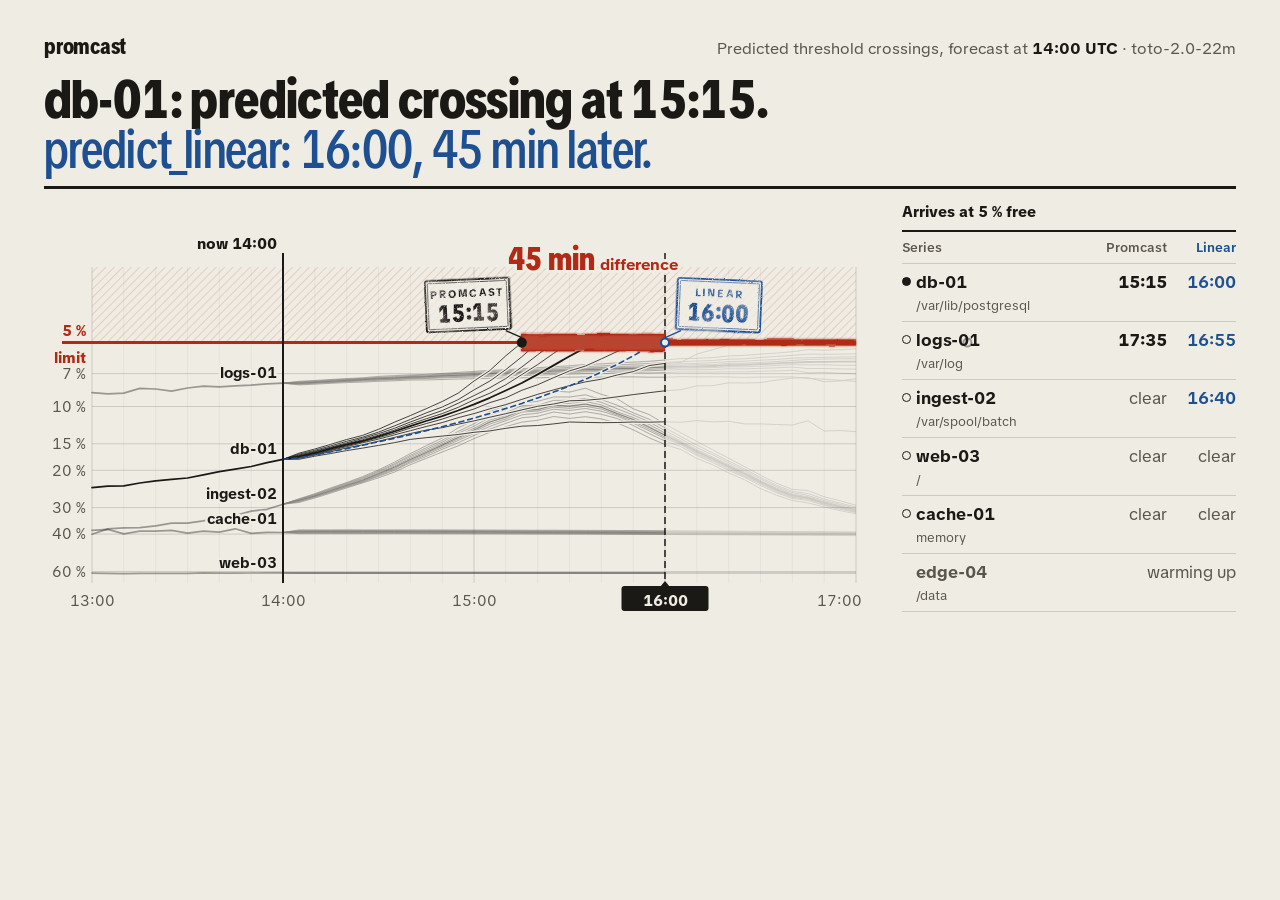
<file: site/social.html>
<!doctype html>
<html lang="en">
<head>
<meta charset="utf-8">
<title>Promcast social preview</title>
<link rel="stylesheet" href="style.css">
<link rel="icon" href="favicon.svg" type="image/svg+xml">
</head>
<body class="card">
<div class="card-top">
  <b class="mark">promcast</b>
  <p>Predicted threshold crossings, forecast at <b>14:00 UTC</b> · toto-2.0-22m</p>
</div>
<h1><span>db-01: predicted crossing at 15:15.</span> <span class="lin">predict_linear: 16:00, 45 min&nbsp;later.</span></h1>
<div class="card-plate">
  <div class="frame"><svg class="sheet-svg" viewBox="0 0 830 430" style="font-size:15px" role="img" aria-labelledby="s-title" data-left="48" data-right="812" data-top="66" data-bottom="382" data-before="3600" data-after="10800" data-w="830" data-h="430"><title id="s-title">Timetable of 5 series from 13:00 to 17:00 UTC. db-01: Promcast 15:15, predict_linear 16:00. logs-01: Promcast 17:35, predict_linear 16:55. ingest-02: Promcast clear, predict_linear 16:40. web-03: Promcast clear, predict_linear clear. cache-01: Promcast clear, predict_linear clear.</title><defs><pattern id="s-hatch" width="6" height="6" patternUnits="userSpaceOnUse" patternTransform="rotate(45)"><line class="hatch" x1="0" y1="0" x2="0" y2="6"/></pattern><clipPath id="s-plot"><rect x="48" y="0" width="764" height="430"/></clipPath><clipPath id="s-sweep"><rect class="sweep" x="238.0" y="0" width="383.0" height="430"/></clipPath><filter id="s-ink-pc" filterUnits="userSpaceOnUse" x="0" y="0" width="830" height="430"><feTurbulence type="fractalNoise" baseFrequency="0.7" numOctaves="2" seed="7"/><feDisplacementMap in="SourceGraphic" scale="1.8" xChannelSelector="R" yChannelSelector="G" result="edge"/><feTurbulence type="fractalNoise" baseFrequency="1.9" seed="8"/><feColorMatrix type="matrix" values="0 0 0 0 0 0 0 0 0 0 0 0 0 0 0 0 0 0 -3 2.6" result="tooth"/><feTurbulence type="fractalNoise" baseFrequency="0.035" seed="9"/><feColorMatrix type="matrix" values="0 0 0 0 0 0 0 0 0 0 0 0 0 0 0 1.4 0 0 0 0.15" result="press"/><feComposite in="tooth" in2="press" operator="arithmetic" k1="1" result="mask"/><feComposite in="edge" in2="mask" operator="in" result="print"/><feOffset in="print" dx="0.9" dy="-0.7"/><feComponentTransfer><feFuncA type="linear" slope="0.3"/></feComponentTransfer><feMerge><feMergeNode/><feMergeNode in="print"/></feMerge></filter><filter id="s-ink-ln" filterUnits="userSpaceOnUse" x="0" y="0" width="830" height="430"><feTurbulence type="fractalNoise" baseFrequency="0.7" numOctaves="2" seed="23"/><feDisplacementMap in="SourceGraphic" scale="1.8" xChannelSelector="R" yChannelSelector="G" result="edge"/><feTurbulence type="fractalNoise" baseFrequency="1.9" seed="24"/><feColorMatrix type="matrix" values="0 0 0 0 0 0 0 0 0 0 0 0 0 0 0 0 0 0 -3 2.6" result="tooth"/><feTurbulence type="fractalNoise" baseFrequency="0.035" seed="25"/><feColorMatrix type="matrix" values="0 0 0 0 0 0 0 0 0 0 0 0 0 0 0 1.4 0 0 0 0.15" result="press"/><feComposite in="tooth" in2="press" operator="arithmetic" k1="1" result="mask"/><feComposite in="edge" in2="mask" operator="in" result="print"/><feOffset in="print" dx="-0.8" dy="0.9"/><feComponentTransfer><feFuncA type="linear" slope="0.3"/></feComponentTransfer><feMerge><feMergeNode/><feMergeNode in="print"/></feMerge></filter><filter id="s-bleed" filterUnits="userSpaceOnUse" x="0" y="0" width="830" height="430"><feTurbulence type="fractalNoise" baseFrequency="0.04 0.8" numOctaves="2" seed="4"/><feDisplacementMap in="SourceGraphic" scale="2.6" xChannelSelector="R" yChannelSelector="G" result="edge"/><feGaussianBlur in="edge" stdDeviation="1.1" result="spread"/><feMerge><feMergeNode in="spread"/><feMergeNode in="edge"/></feMerge></filter></defs><g class="grid"><line class="hr" x1="48.0" x2="48.0" y1="66.0" y2="382.0"/><text class="tick" x="48.0" y="405.0" text-anchor="middle">13:00</text><line class="fine" x1="79.8" x2="79.8" y1="66.0" y2="382.0"/><line class="fine" x1="111.7" x2="111.7" y1="66.0" y2="382.0"/><line class="fine" x1="143.5" x2="143.5" y1="66.0" y2="382.0"/><line class="fine" x1="175.3" x2="175.3" y1="66.0" y2="382.0"/><line class="fine" x1="207.2" x2="207.2" y1="66.0" y2="382.0"/><line class="hr" x1="239.0" x2="239.0" y1="66.0" y2="382.0"/><text class="tick" x="239.0" y="405.0" text-anchor="middle">14:00</text><line class="fine" x1="270.8" x2="270.8" y1="66.0" y2="382.0"/><line class="fine" x1="302.7" x2="302.7" y1="66.0" y2="382.0"/><line class="fine" x1="334.5" x2="334.5" y1="66.0" y2="382.0"/><line class="fine" x1="366.3" x2="366.3" y1="66.0" y2="382.0"/><line class="fine" x1="398.2" x2="398.2" y1="66.0" y2="382.0"/><line class="hr" x1="430.0" x2="430.0" y1="66.0" y2="382.0"/><text class="tick" x="430.0" y="405.0" text-anchor="middle">15:00</text><line class="fine" x1="461.8" x2="461.8" y1="66.0" y2="382.0"/><line class="fine" x1="493.7" x2="493.7" y1="66.0" y2="382.0"/><line class="fine" x1="525.5" x2="525.5" y1="66.0" y2="382.0"/><line class="fine" x1="557.3" x2="557.3" y1="66.0" y2="382.0"/><line class="fine" x1="589.2" x2="589.2" y1="66.0" y2="382.0"/><line class="hr" x1="621.0" x2="621.0" y1="66.0" y2="382.0"/><text class="tick" x="621.0" y="405.0" text-anchor="middle">16:00</text><line class="fine" x1="652.8" x2="652.8" y1="66.0" y2="382.0"/><line class="fine" x1="684.7" x2="684.7" y1="66.0" y2="382.0"/><line class="fine" x1="716.5" x2="716.5" y1="66.0" y2="382.0"/><line class="fine" x1="748.3" x2="748.3" y1="66.0" y2="382.0"/><line class="fine" x1="780.2" x2="780.2" y1="66.0" y2="382.0"/><line class="hr" x1="812.0" x2="812.0" y1="66.0" y2="382.0"/><text class="tick" x="818.0" y="405.0" text-anchor="end">17:00</text><line class="lvl" x1="48.0" x2="812.0" y1="370.5" y2="370.5"/><text class="lvl-l" x="42.0" y="375.7">60 %</text><line class="lvl" x1="48.0" x2="812.0" y1="333.1" y2="333.1"/><text class="lvl-l" x="42.0" y="338.4">40 %</text><line class="lvl" x1="48.0" x2="812.0" y1="306.6" y2="306.6"/><text class="lvl-l" x="42.0" y="311.9">30 %</text><line class="lvl" x1="48.0" x2="812.0" y1="269.3" y2="269.3"/><text class="lvl-l" x="42.0" y="274.5">20 %</text><line class="lvl" x1="48.0" x2="812.0" y1="242.8" y2="242.8"/><text class="lvl-l" x="42.0" y="248.0">15 %</text><line class="lvl" x1="48.0" x2="812.0" y1="205.5" y2="205.5"/><text class="lvl-l" x="42.0" y="210.7">10 %</text><line class="lvl" x1="48.0" x2="812.0" y1="172.6" y2="172.6"/><text class="lvl-l" x="42.0" y="177.9">7 %</text></g><rect x="48.0" y="66.0" width="764.0" height="75.6" fill="url(#s-hatch)"/><g class="trains"><g class="ghosts" clip-path="url(#s-plot)"><path class="q" d="M239.0,258.3L254.9,252.2L270.8,248.0L286.8,243.3L302.7,238.5L318.6,234.4L334.5,228.3L350.4,221.2L366.3,214.6L382.2,207.7L398.2,200.5L414.1,192.2L430.0,180.0L445.9,169.5L461.8,154.8L477.8,141.6"/><path class="q" d="M239.0,258.3L254.9,253.2L270.8,249.3L286.8,244.9L302.7,240.3L318.6,236.2L334.5,231.1L350.4,224.9L366.3,218.5L382.2,211.9L398.2,206.0L414.1,198.7L430.0,188.9L445.9,180.0L461.8,168.6L477.8,155.8L493.7,141.6"/><path class="q" d="M239.0,258.3L254.9,254.1L270.8,250.3L286.8,246.2L302.7,241.8L318.6,237.4L334.5,232.7L350.4,227.3L366.3,221.0L382.2,215.1L398.2,209.6L414.1,202.3L430.0,194.6L445.9,186.7L461.8,177.5L477.8,166.0L493.7,153.8L509.6,141.6"/><path class="q" d="M239.0,258.3L254.9,254.9L270.8,250.9L286.8,246.8L302.7,242.8L318.6,238.8L334.5,234.2L350.4,229.1L366.3,223.1L382.2,217.8L398.2,212.6L414.1,206.4L430.0,198.8L445.9,192.2L461.8,183.8L477.8,173.6L493.7,163.6L509.6,152.4L525.5,141.6"/><path class="q50" d="M239.0,258.3L254.9,255.5L270.8,252.0L286.8,247.7L302.7,243.7L318.6,240.0L334.5,235.3L350.4,230.5L366.3,225.2L382.2,220.0L398.2,215.1L414.1,209.5L430.0,203.4L445.9,196.8L461.8,189.5L477.8,182.0L493.7,173.4L509.6,164.4L525.5,155.2L541.4,146.6L557.3,141.6"/><path class="q" d="M239.0,258.3L254.9,255.9L270.8,252.5L286.8,248.8L302.7,244.7L318.6,240.8L334.5,236.7L350.4,232.2L366.3,227.1L382.2,222.6L398.2,218.1L414.1,212.9L430.0,208.0L445.9,201.6L461.8,196.8L477.8,189.3L493.7,183.7L509.6,176.7L525.5,169.9L541.4,165.1L557.3,157.9L573.2,150.5L589.2,144.4L605.1,141.6"/><path class="q" d="M239.0,258.3L254.9,256.4L270.8,253.2L286.8,249.5L302.7,245.6L318.6,241.8L334.5,238.1L350.4,233.9L366.3,229.7L382.2,225.5L398.2,221.6L414.1,216.7L430.0,212.6L445.9,207.8L461.8,203.6L477.8,198.4L493.7,193.3L509.6,188.9L525.5,184.6L541.4,180.9L557.3,178.2L573.2,174.0L589.2,170.6L605.1,164.6L621.0,162.4L636.9,161.3L652.8,153.1L668.8,148.7L684.7,144.1L700.6,143.3L716.5,141.6"/><path class="q" d="M239.0,258.3L254.9,257.3L270.8,253.8L286.8,250.7L302.7,246.9L318.6,243.8L334.5,240.2L350.4,236.4L366.3,232.5L382.2,229.1L398.2,226.7L414.1,223.2L430.0,219.9L445.9,216.2L461.8,212.7L477.8,208.9L493.7,205.3L509.6,203.0L525.5,199.8L541.4,199.3L557.3,197.9L573.2,195.8L589.2,193.6L605.1,191.7L621.0,189.8L636.9,188.7L652.8,184.9L668.8,184.6L684.7,181.8L700.6,182.0L716.5,181.6L732.4,179.1L748.3,177.1L764.2,176.7L780.2,180.7L796.1,180.0L812.0,177.6L827.9,182.4L843.8,177.9L859.8,179.0L875.7,184.0L891.6,183.4L907.5,178.0L923.4,183.2L939.3,187.9L955.2,185.9L971.2,188.5L987.1,187.5L1003.0,191.5L1018.9,194.2L1034.8,193.6L1050.8,197.5L1066.7,204.3L1082.6,205.3L1098.5,205.1L1114.4,211.5L1130.3,211.9L1146.2,216.8L1162.2,218.6L1178.1,218.4L1194.0,218.9L1209.9,223.2L1225.8,223.7L1241.8,223.8L1257.7,224.0L1273.6,264.0L1289.5,270.8L1305.4,272.0L1321.3,269.1L1337.2,268.9L1353.2,268.3L1369.1,267.6L1385.0,271.0"/><path class="q" d="M239.0,258.3L254.9,258.3L270.8,255.2L286.8,252.5L302.7,249.6L318.6,247.1L334.5,244.4L350.4,241.7L366.3,238.4L382.2,236.7L398.2,235.1L414.1,233.5L430.0,231.3L445.9,229.9L461.8,227.3L477.8,225.2L493.7,224.5L509.6,222.9L525.5,221.0L541.4,221.4L557.3,221.7L573.2,221.5L589.2,221.0L605.1,221.2L621.0,220.8L636.9,221.3L652.8,219.6L668.8,220.9L684.7,220.3L700.6,222.9L716.5,222.9L732.4,223.5L748.3,224.0L764.2,219.8L780.2,230.0L796.1,229.5L812.0,230.7L827.9,233.1L843.8,234.4L859.8,236.2L875.7,239.0L891.6,241.3L907.5,240.3L923.4,243.2L939.3,247.5L955.2,248.6L971.2,250.7L987.1,251.4L1003.0,254.5L1018.9,255.7L1034.8,256.1L1050.8,257.9L1066.7,261.6L1082.6,263.4L1098.5,264.3L1114.4,267.9L1130.3,268.6L1146.2,272.3L1162.2,274.0L1178.1,275.9L1194.0,277.8L1209.9,280.1L1225.8,280.8L1241.8,282.2L1257.7,281.9L1273.6,286.8L1289.5,294.6L1305.4,296.7L1321.3,294.5L1337.2,293.7L1353.2,293.4L1369.1,293.6L1385.0,295.2"/><path class="q" d="M239.0,182.2L254.9,180.3L270.8,179.5L286.8,178.5L302.7,177.6L318.6,176.8L334.5,175.4L350.4,174.6L366.3,173.9L382.2,173.4L398.2,172.5L414.1,171.4L430.0,170.4L445.9,169.4L461.8,168.7L477.8,167.7L493.7,166.7L509.6,165.8L525.5,164.8L541.4,163.5L557.3,162.9L573.2,161.8L589.2,161.2L605.1,160.3L621.0,159.0L636.9,157.6L652.8,157.3L668.8,156.6L684.7,154.9L700.6,154.4L716.5,153.1L732.4,152.1L748.3,150.7L764.2,148.7L780.2,149.2L796.1,148.7L812.0,147.8L827.9,147.3L843.8,145.8L859.8,144.9L875.7,143.6L891.6,143.4L907.5,142.3L923.4,141.6"/><path class="q" d="M239.0,182.2L254.9,180.8L270.8,180.0L286.8,179.0L302.7,178.1L318.6,177.4L334.5,176.3L350.4,175.6L366.3,174.7L382.2,174.1L398.2,173.2L414.1,172.4L430.0,171.4L445.9,170.5L461.8,169.6L477.8,168.9L493.7,168.2L509.6,167.3L525.5,166.4L541.4,165.6L557.3,165.0L573.2,163.8L589.2,163.2L605.1,162.5L621.0,161.5L636.9,160.7L652.8,160.0L668.8,159.5L684.7,158.2L700.6,157.8L716.5,156.5L732.4,155.4L748.3,154.4L764.2,153.1L780.2,153.3L796.1,153.2L812.0,152.8L827.9,152.5L843.8,151.5L859.8,151.2L875.7,150.0L891.6,149.5L907.5,148.8L923.4,148.2L939.3,147.0L955.2,146.5L971.2,145.5L987.1,144.9L1003.0,144.0L1018.9,142.7L1034.8,142.4L1050.8,141.8L1066.7,141.6"/><path class="q" d="M239.0,182.2L254.9,181.4L270.8,180.5L286.8,179.6L302.7,178.7L318.6,177.8L334.5,176.9L350.4,176.3L366.3,175.4L382.2,174.8L398.2,173.9L414.1,173.0L430.0,172.4L445.9,171.3L461.8,170.6L477.8,169.9L493.7,169.3L509.6,168.5L525.5,167.8L541.4,167.0L557.3,166.5L573.2,165.4L589.2,165.1L605.1,164.4L621.0,163.4L636.9,162.7L652.8,162.4L668.8,161.7L684.7,160.6L700.6,160.2L716.5,159.2L732.4,158.5L748.3,157.2L764.2,156.7L780.2,156.4L796.1,156.0L812.0,155.8L827.9,155.5L843.8,155.3L859.8,155.2L875.7,154.1L891.6,153.8L907.5,153.4L923.4,152.8L939.3,152.1L955.2,151.7L971.2,151.1L987.1,150.4L1003.0,149.8L1018.9,148.9L1034.8,148.8L1050.8,148.1L1066.7,147.6L1082.6,147.4L1098.5,147.2L1114.4,147.1L1130.3,146.7L1146.2,146.4L1162.2,146.2L1178.1,145.5L1194.0,144.9L1209.9,144.9L1225.8,143.9L1241.8,143.4L1257.7,142.5L1273.6,141.6"/><path class="q" d="M239.0,182.2L254.9,181.7L270.8,180.8L286.8,179.9L302.7,179.0L318.6,178.2L334.5,177.3L350.4,176.8L366.3,175.7L382.2,175.3L398.2,174.4L414.1,173.8L430.0,173.0L445.9,172.1L461.8,171.2L477.8,170.5L493.7,170.0L509.6,169.3L525.5,168.3L541.4,167.8L557.3,167.2L573.2,166.5L589.2,166.4L605.1,165.7L621.0,164.5L636.9,164.1L652.8,163.7L668.8,163.7L684.7,162.3L700.6,162.2L716.5,161.4L732.4,160.6L748.3,159.5L764.2,158.5L780.2,158.1L796.1,157.8L812.0,157.8L827.9,157.7L843.8,157.6L859.8,157.7L875.7,156.7L891.6,156.9L907.5,156.6L923.4,156.5L939.3,155.7L955.2,155.5L971.2,154.9L987.1,154.3L1003.0,154.1L1018.9,153.5L1034.8,153.2L1050.8,152.8L1066.7,152.6L1082.6,152.7L1098.5,152.8L1114.4,152.6L1130.3,152.4L1146.2,152.4L1162.2,152.4L1178.1,152.6L1194.0,151.9L1209.9,152.1L1225.8,151.6L1241.8,151.0L1257.7,150.5L1273.6,148.4L1289.5,148.3L1305.4,148.4L1321.3,148.5L1337.2,149.0L1353.2,149.8L1369.1,150.1L1385.0,150.0"/><path class="q50" d="M239.0,182.2L254.9,182.1L270.8,181.4L286.8,180.3L302.7,179.4L318.6,178.7L334.5,177.6L350.4,177.1L366.3,176.2L382.2,175.7L398.2,174.8L414.1,174.3L430.0,173.6L445.9,172.6L461.8,171.9L477.8,171.4L493.7,170.9L509.6,170.1L525.5,169.5L541.4,168.7L557.3,168.4L573.2,167.6L589.2,167.4L605.1,166.8L621.0,166.0L636.9,165.6L652.8,165.5L668.8,165.0L684.7,164.2L700.6,163.8L716.5,163.2L732.4,162.4L748.3,161.6L764.2,161.0L780.2,160.8L796.1,160.6L812.0,160.6L827.9,160.5L843.8,160.3L859.8,160.5L875.7,160.0L891.6,160.3L907.5,160.2L923.4,160.2L939.3,159.9L955.2,159.7L971.2,159.5L987.1,159.6L1003.0,159.5L1018.9,159.0L1034.8,159.0L1050.8,158.5L1066.7,158.9L1082.6,158.7L1098.5,159.0L1114.4,159.1L1130.3,159.5L1146.2,159.7L1162.2,159.9L1178.1,159.7L1194.0,159.8L1209.9,159.7L1225.8,159.4L1241.8,159.0L1257.7,158.9L1273.6,157.5L1289.5,158.0L1305.4,158.1L1321.3,158.4L1337.2,158.9L1353.2,159.2L1369.1,159.7L1385.0,160.3"/><path class="q" d="M239.0,182.2L254.9,182.3L270.8,181.6L286.8,180.9L302.7,179.8L318.6,179.1L334.5,178.2L350.4,177.6L366.3,176.7L382.2,176.3L398.2,175.4L414.1,174.8L430.0,174.4L445.9,173.3L461.8,172.7L477.8,172.1L493.7,171.7L509.6,171.1L525.5,170.4L541.4,169.7L557.3,169.4L573.2,168.6L589.2,168.6L605.1,168.3L621.0,167.7L636.9,167.0L652.8,167.0L668.8,166.6L684.7,165.8L700.6,165.8L716.5,165.2L732.4,164.5L748.3,163.7L764.2,163.9L780.2,163.8L796.1,164.3L812.0,164.3L827.9,164.1L843.8,164.3L859.8,164.2L875.7,163.8L891.6,164.4L907.5,164.5L923.4,164.6L939.3,164.8L955.2,164.6L971.2,164.8L987.1,164.6L1003.0,165.1L1018.9,165.0L1034.8,165.1L1050.8,165.0L1066.7,165.4L1082.6,165.5L1098.5,166.0L1114.4,166.2L1130.3,166.8L1146.2,166.8L1162.2,167.2L1178.1,167.1L1194.0,167.5L1209.9,167.8L1225.8,167.5L1241.8,167.3L1257.7,167.2L1273.6,167.3L1289.5,167.7L1305.4,168.6L1321.3,169.2L1337.2,169.5L1353.2,170.2L1369.1,170.5L1385.0,171.0"/><path class="q" d="M239.0,182.2L254.9,182.7L270.8,182.0L286.8,181.2L302.7,180.3L318.6,179.4L334.5,178.7L350.4,178.2L366.3,177.4L382.2,176.9L398.2,176.2L414.1,175.5L430.0,175.0L445.9,174.3L461.8,173.7L477.8,173.3L493.7,172.7L509.6,172.2L525.5,171.5L541.4,170.8L557.3,170.7L573.2,170.1L589.2,170.0L605.1,169.7L621.0,169.2L636.9,168.7L652.8,168.8L668.8,168.5L684.7,167.8L700.6,167.9L716.5,167.3L732.4,166.8L748.3,166.1L764.2,167.5L780.2,167.5L796.1,167.9L812.0,168.2L827.9,168.0L843.8,168.6L859.8,168.5L875.7,168.6L891.6,169.3L907.5,169.8L923.4,169.7L939.3,170.1L955.2,170.5L971.2,170.8L987.1,171.0L1003.0,171.3L1018.9,171.5L1034.8,171.7L1050.8,171.8L1066.7,172.6L1082.6,172.9L1098.5,173.4L1114.4,173.6L1130.3,174.2L1146.2,174.5L1162.2,175.2L1178.1,175.3L1194.0,175.9L1209.9,176.2L1225.8,175.9L1241.8,176.0L1257.7,176.0L1273.6,177.3L1289.5,177.8L1305.4,179.0L1321.3,180.1L1337.2,180.2L1353.2,181.2L1369.1,181.3L1385.0,182.4"/><path class="q" d="M239.0,182.2L254.9,183.3L270.8,182.3L286.8,181.6L302.7,180.6L318.6,180.1L334.5,179.3L350.4,178.7L366.3,177.9L382.2,177.5L398.2,176.9L414.1,176.4L430.0,176.1L445.9,175.3L461.8,174.8L477.8,174.5L493.7,174.1L509.6,173.6L525.5,173.1L541.4,172.6L557.3,172.7L573.2,171.9L589.2,171.8L605.1,172.0L621.0,171.6L636.9,171.0L652.8,171.0L668.8,171.0L684.7,170.7L700.6,170.8L716.5,170.2L732.4,169.9L748.3,169.3L764.2,171.7L780.2,171.4L796.1,172.2L812.0,172.8L827.9,173.2L843.8,173.7L859.8,173.8L875.7,174.1L891.6,175.1L907.5,175.9L923.4,176.0L939.3,177.0L955.2,177.4L971.2,177.9L987.1,178.4L1003.0,179.2L1018.9,179.6L1034.8,180.3L1050.8,180.9L1066.7,181.8L1082.6,182.2L1098.5,182.9L1114.4,183.5L1130.3,184.1L1146.2,184.3L1162.2,184.7L1178.1,185.2L1194.0,185.9L1209.9,186.3L1225.8,186.2L1241.8,186.3L1257.7,186.4L1273.6,188.9L1289.5,190.1L1305.4,191.1L1321.3,191.7L1337.2,192.1L1353.2,192.7L1369.1,192.9L1385.0,193.8"/><path class="q" d="M239.0,182.2L254.9,183.9L270.8,183.2L286.8,182.3L302.7,181.6L318.6,181.1L334.5,180.3L350.4,179.8L366.3,179.0L382.2,178.9L398.2,178.5L414.1,178.0L430.0,177.8L445.9,177.3L461.8,176.9L477.8,176.7L493.7,176.8L509.6,176.4L525.5,176.2L541.4,175.9L557.3,176.2L573.2,175.9L589.2,175.9L605.1,176.2L621.0,176.2L636.9,175.7L652.8,175.9L668.8,175.8L684.7,176.0L700.6,176.4L716.5,176.1L732.4,176.0L748.3,175.9L764.2,177.5L780.2,178.2L796.1,179.3L812.0,180.3L827.9,180.9L843.8,181.6L859.8,182.1L875.7,182.7L891.6,184.4L907.5,185.3L923.4,185.7L939.3,187.3L955.2,188.2L971.2,188.6L987.1,189.3L1003.0,190.3L1018.9,190.7L1034.8,191.3L1050.8,192.0L1066.7,193.1L1082.6,193.7L1098.5,194.3L1114.4,195.2L1130.3,195.7L1146.2,196.1L1162.2,196.6L1178.1,197.3L1194.0,198.0L1209.9,198.8L1225.8,199.3L1241.8,199.4L1257.7,199.3L1273.6,204.4L1289.5,207.3L1305.4,207.2L1321.3,208.5L1337.2,209.0L1353.2,209.5L1369.1,209.9L1385.0,210.6"/><path class="q" d="M239.0,303.2L254.9,297.8L270.8,292.7L286.8,286.9L302.7,281.5L318.6,275.6L334.5,268.9L350.4,261.2L366.3,252.6L382.2,244.7L398.2,237.0L414.1,226.9L430.0,219.5L445.9,210.5L461.8,204.6L477.8,198.2L493.7,194.5L509.6,190.0L525.5,191.1L541.4,187.2L557.3,193.3L573.2,197.8L589.2,207.8L605.1,213.5L621.0,223.0L636.9,231.8L652.8,240.4L668.8,248.8L684.7,257.3L700.6,265.6L716.5,274.2L732.4,282.1L748.3,288.3L764.2,289.6L780.2,295.8L796.1,299.8L812.0,304.2L827.9,308.0L843.8,311.3L859.8,314.8L875.7,316.6L891.6,318.7L907.5,321.0L923.4,322.7L939.3,324.3L955.2,325.6L971.2,326.9L987.1,327.9L1003.0,328.6L1018.9,329.4L1034.8,329.9L1050.8,330.4L1066.7,330.7L1082.6,330.9L1098.5,331.2L1114.4,331.4L1130.3,331.5L1146.2,331.6L1162.2,331.8L1178.1,331.8L1194.0,331.9L1209.9,331.8L1225.8,331.8L1241.8,331.9L1257.7,332.0L1273.6,332.0L1289.5,331.9L1305.4,332.0L1321.3,332.0L1337.2,332.0L1353.2,332.0L1369.1,332.0L1385.0,331.9"/><path class="q" d="M239.0,303.2L254.9,298.2L270.8,293.3L286.8,287.7L302.7,282.2L318.6,276.6L334.5,270.0L350.4,262.7L366.3,254.3L382.2,246.8L398.2,239.4L414.1,230.4L430.0,222.7L445.9,213.9L461.8,208.8L477.8,202.0L493.7,200.3L509.6,196.0L525.5,196.0L541.4,193.8L557.3,198.6L573.2,204.2L589.2,211.8L605.1,218.2L621.0,226.8L636.9,235.5L652.8,244.1L668.8,251.9L684.7,260.0L700.6,267.9L716.5,276.4L732.4,284.2L748.3,290.2L764.2,292.6L780.2,298.1L796.1,302.0L812.0,306.1L827.9,309.8L843.8,313.0L859.8,316.3L875.7,318.1L891.6,320.0L907.5,322.2L923.4,323.6L939.3,325.1L955.2,326.5L971.2,327.5L987.1,328.5L1003.0,329.2L1018.9,330.0L1034.8,330.5L1050.8,331.0L1066.7,331.3L1082.6,331.4L1098.5,331.8L1114.4,331.9L1130.3,332.0L1146.2,332.1L1162.2,332.2L1178.1,332.2L1194.0,332.1L1209.9,332.0L1225.8,332.2L1241.8,332.3L1257.7,332.3L1273.6,332.4L1289.5,332.3L1305.4,332.3L1321.3,332.3L1337.2,332.3L1353.2,332.3L1369.1,332.3L1385.0,332.3"/><path class="q" d="M239.0,303.2L254.9,298.6L270.8,293.8L286.8,288.3L302.7,282.9L318.6,277.5L334.5,270.9L350.4,263.8L366.3,255.7L382.2,248.5L398.2,241.2L414.1,232.3L430.0,225.2L445.9,216.3L461.8,211.8L477.8,204.7L493.7,204.2L509.6,199.4L525.5,199.3L541.4,197.4L557.3,201.3L573.2,207.7L589.2,214.0L605.1,220.9L621.0,229.7L636.9,237.8L652.8,246.6L668.8,253.8L684.7,261.8L700.6,269.6L716.5,277.9L732.4,285.6L748.3,291.6L764.2,294.5L780.2,299.6L796.1,303.4L812.0,307.5L827.9,310.9L843.8,314.1L859.8,317.1L875.7,319.0L891.6,320.8L907.5,322.9L923.4,324.3L939.3,325.7L955.2,327.1L971.2,328.0L987.1,328.8L1003.0,329.6L1018.9,330.4L1034.8,330.9L1050.8,331.3L1066.7,331.6L1082.6,331.8L1098.5,332.1L1114.4,332.2L1130.3,332.3L1146.2,332.3L1162.2,332.5L1178.1,332.4L1194.0,332.4L1209.9,332.3L1225.8,332.5L1241.8,332.5L1257.7,332.6L1273.6,332.6L1289.5,332.6L1305.4,332.6L1321.3,332.6L1337.2,332.6L1353.2,332.6L1369.1,332.6L1385.0,332.6"/><path class="q" d="M239.0,303.2L254.9,299.0L270.8,294.4L286.8,289.0L302.7,283.7L318.6,278.4L334.5,272.0L350.4,265.2L366.3,257.2L382.2,250.1L398.2,242.8L414.1,234.7L430.0,227.3L445.9,219.0L461.8,214.3L477.8,207.1L493.7,206.7L509.6,202.5L525.5,202.4L541.4,200.4L557.3,203.9L573.2,210.8L589.2,216.5L605.1,223.5L621.0,232.1L636.9,239.9L652.8,248.6L668.8,256.1L684.7,263.7L700.6,271.2L716.5,279.5L732.4,287.0L748.3,293.0L764.2,295.8L780.2,300.8L796.1,304.6L812.0,308.5L827.9,311.8L843.8,314.9L859.8,317.8L875.7,319.8L891.6,321.6L907.5,323.5L923.4,324.8L939.3,326.3L955.2,327.6L971.2,328.4L987.1,329.1L1003.0,330.0L1018.9,330.6L1034.8,331.2L1050.8,331.6L1066.7,331.9L1082.6,332.1L1098.5,332.3L1114.4,332.4L1130.3,332.6L1146.2,332.6L1162.2,332.7L1178.1,332.7L1194.0,332.7L1209.9,332.6L1225.8,332.8L1241.8,332.8L1257.7,332.9L1273.6,332.8L1289.5,332.8L1305.4,332.8L1321.3,332.8L1337.2,332.8L1353.2,332.8L1369.1,332.8L1385.0,332.8"/><path class="q50" d="M239.0,303.2L254.9,299.4L270.8,294.9L286.8,289.6L302.7,284.3L318.6,279.3L334.5,272.8L350.4,266.2L366.3,258.5L382.2,251.5L398.2,244.1L414.1,236.5L430.0,229.1L445.9,221.0L461.8,216.0L477.8,209.4L493.7,208.6L509.6,204.2L525.5,205.1L541.4,203.1L557.3,206.2L573.2,212.6L589.2,218.5L605.1,226.1L621.0,234.3L636.9,241.6L652.8,250.4L668.8,257.7L684.7,265.4L700.6,272.7L716.5,280.9L732.4,288.4L748.3,294.3L764.2,296.8L780.2,301.8L796.1,305.6L812.0,309.4L827.9,312.6L843.8,315.6L859.8,318.4L875.7,320.4L891.6,322.1L907.5,324.0L923.4,325.4L939.3,326.8L955.2,328.0L971.2,328.8L987.1,329.5L1003.0,330.4L1018.9,331.0L1034.8,331.5L1050.8,331.9L1066.7,332.2L1082.6,332.4L1098.5,332.6L1114.4,332.7L1130.3,332.9L1146.2,332.9L1162.2,333.0L1178.1,333.0L1194.0,333.0L1209.9,333.0L1225.8,333.2L1241.8,333.1L1257.7,333.1L1273.6,333.0L1289.5,333.1L1305.4,333.1L1321.3,333.1L1337.2,333.1L1353.2,333.1L1369.1,333.1L1385.0,333.1"/><path class="q" d="M239.0,303.2L254.9,299.8L270.8,295.3L286.8,290.2L302.7,284.9L318.6,279.9L334.5,273.7L350.4,267.3L366.3,259.5L382.2,252.7L398.2,245.2L414.1,238.0L430.0,230.8L445.9,223.0L461.8,218.0L477.8,211.1L493.7,210.1L509.6,206.2L525.5,207.3L541.4,205.3L557.3,208.1L573.2,213.8L589.2,220.4L605.1,228.1L621.0,236.1L636.9,242.8L652.8,251.8L668.8,259.0L684.7,266.7L700.6,274.3L716.5,282.0L732.4,289.6L748.3,295.4L764.2,297.6L780.2,302.7L796.1,306.5L812.0,310.2L827.9,313.2L843.8,316.2L859.8,319.0L875.7,320.9L891.6,322.7L907.5,324.6L923.4,325.9L939.3,327.3L955.2,328.4L971.2,329.3L987.1,330.0L1003.0,330.7L1018.9,331.3L1034.8,331.8L1050.8,332.1L1066.7,332.5L1082.6,332.7L1098.5,332.9L1114.4,333.0L1130.3,333.1L1146.2,333.2L1162.2,333.2L1178.1,333.3L1194.0,333.3L1209.9,333.3L1225.8,333.4L1241.8,333.4L1257.7,333.4L1273.6,333.2L1289.5,333.3L1305.4,333.3L1321.3,333.3L1337.2,333.3L1353.2,333.3L1369.1,333.3L1385.0,333.3"/><path class="q" d="M239.0,303.2L254.9,300.3L270.8,295.7L286.8,290.7L302.7,285.5L318.6,280.5L334.5,274.5L350.4,268.4L366.3,260.7L382.2,253.9L398.2,246.6L414.1,239.5L430.0,232.4L445.9,225.3L461.8,219.7L477.8,213.9L493.7,212.2L509.6,208.2L525.5,209.5L541.4,207.5L557.3,210.2L573.2,215.0L589.2,222.1L605.1,229.8L621.0,237.6L636.9,243.6L652.8,253.1L668.8,260.0L684.7,267.9L700.6,275.4L716.5,282.9L732.4,290.5L748.3,296.3L764.2,298.4L780.2,303.5L796.1,307.4L812.0,310.9L827.9,313.9L843.8,316.8L859.8,319.5L875.7,321.5L891.6,323.3L907.5,325.2L923.4,326.5L939.3,327.8L955.2,328.8L971.2,329.7L987.1,330.4L1003.0,331.1L1018.9,331.6L1034.8,332.1L1050.8,332.4L1066.7,332.8L1082.6,333.0L1098.5,333.2L1114.4,333.4L1130.3,333.4L1146.2,333.4L1162.2,333.5L1178.1,333.6L1194.0,333.6L1209.9,333.6L1225.8,333.7L1241.8,333.7L1257.7,333.7L1273.6,333.4L1289.5,333.5L1305.4,333.5L1321.3,333.5L1337.2,333.5L1353.2,333.5L1369.1,333.5L1385.0,333.5"/><path class="q" d="M239.0,303.2L254.9,300.7L270.8,296.2L286.8,291.2L302.7,286.0L318.6,281.2L334.5,275.4L350.4,269.4L366.3,261.8L382.2,255.5L398.2,248.3L414.1,241.8L430.0,234.5L445.9,228.0L461.8,222.4L477.8,216.8L493.7,215.3L509.6,211.0L525.5,213.0L541.4,210.7L557.3,213.3L573.2,217.5L589.2,224.5L605.1,232.6L621.0,240.0L636.9,245.5L652.8,254.4L668.8,261.6L684.7,269.4L700.6,276.4L716.5,284.5L732.4,291.7L748.3,297.4L764.2,299.5L780.2,304.4L796.1,308.2L812.0,311.6L827.9,314.7L843.8,317.5L859.8,320.2L875.7,322.1L891.6,323.9L907.5,325.8L923.4,327.0L939.3,328.3L955.2,329.3L971.2,330.2L987.1,330.8L1003.0,331.5L1018.9,331.9L1034.8,332.5L1050.8,332.7L1066.7,333.1L1082.6,333.3L1098.5,333.4L1114.4,333.6L1130.3,333.6L1146.2,333.7L1162.2,333.8L1178.1,333.9L1194.0,333.9L1209.9,333.9L1225.8,333.9L1241.8,334.0L1257.7,334.0L1273.6,333.7L1289.5,333.8L1305.4,333.8L1321.3,333.8L1337.2,333.8L1353.2,333.8L1369.1,333.8L1385.0,333.8"/><path class="q" d="M239.0,303.2L254.9,301.5L270.8,297.0L286.8,292.1L302.7,286.9L318.6,281.9L334.5,276.8L350.4,271.1L366.3,263.7L382.2,257.4L398.2,251.0L414.1,244.9L430.0,237.6L445.9,231.3L461.8,225.7L477.8,221.1L493.7,219.3L509.6,215.5L525.5,217.4L541.4,215.7L557.3,217.9L573.2,222.0L589.2,228.8L605.1,236.7L621.0,243.6L636.9,248.5L652.8,257.5L668.8,263.8L684.7,271.9L700.6,278.8L716.5,287.6L732.4,294.2L748.3,299.5L764.2,301.9L780.2,306.0L796.1,309.6L812.0,312.8L827.9,315.8L843.8,318.5L859.8,321.1L875.7,323.0L891.6,324.7L907.5,326.7L923.4,327.9L939.3,329.0L955.2,330.0L971.2,330.9L987.1,331.5L1003.0,332.0L1018.9,332.4L1034.8,332.9L1050.8,333.2L1066.7,333.4L1082.6,333.6L1098.5,333.8L1114.4,334.0L1130.3,334.0L1146.2,334.1L1162.2,334.1L1178.1,334.2L1194.0,334.2L1209.9,334.2L1225.8,334.3L1241.8,334.3L1257.7,334.3L1273.6,334.0L1289.5,334.1L1305.4,334.2L1321.3,334.2L1337.2,334.1L1353.2,334.1L1369.1,334.1L1385.0,334.1"/><path class="q" d="M239.0,371.8L254.9,371.6L270.8,371.6L286.8,371.6L302.7,371.6L318.6,371.6L334.5,371.6L350.4,371.6L366.3,371.6L382.2,371.6L398.2,371.6L414.1,371.6L430.0,371.6L445.9,371.6L461.8,371.6L477.8,371.6L493.7,371.6L509.6,371.6L525.5,371.6L541.4,371.6L557.3,371.6L573.2,371.6L589.2,371.6L605.1,371.6L621.0,371.6L636.9,371.6L652.8,371.6L668.8,371.6L684.7,371.6L700.6,371.6L716.5,371.6L732.4,371.6L748.3,371.6L764.2,371.6L780.2,371.6L796.1,371.6L812.0,371.6L827.9,371.6L843.8,371.6L859.8,371.6L875.7,371.6L891.6,371.6L907.5,371.6L923.4,371.6L939.3,371.6L955.2,371.6L971.2,371.6L987.1,371.6L1003.0,371.6L1018.9,371.6L1034.8,371.6L1050.8,371.6L1066.7,371.6L1082.6,371.6L1098.5,371.6L1114.4,371.6L1130.3,371.6L1146.2,371.6L1162.2,371.6L1178.1,371.6L1194.0,371.6L1209.9,371.6L1225.8,371.6L1241.8,371.6L1257.7,371.6L1273.6,371.6L1289.5,371.6L1305.4,371.6L1321.3,371.6L1337.2,371.6L1353.2,371.6L1369.1,371.6L1385.0,371.6"/><path class="q" d="M239.0,371.8L254.9,371.7L270.8,371.7L286.8,371.7L302.7,371.7L318.6,371.7L334.5,371.7L350.4,371.7L366.3,371.7L382.2,371.7L398.2,371.7L414.1,371.7L430.0,371.7L445.9,371.7L461.8,371.7L477.8,371.7L493.7,371.7L509.6,371.7L525.5,371.7L541.4,371.7L557.3,371.7L573.2,371.7L589.2,371.7L605.1,371.7L621.0,371.7L636.9,371.7L652.8,371.7L668.8,371.7L684.7,371.7L700.6,371.7L716.5,371.7L732.4,371.7L748.3,371.7L764.2,371.7L780.2,371.7L796.1,371.7L812.0,371.7L827.9,371.7L843.8,371.7L859.8,371.7L875.7,371.7L891.6,371.7L907.5,371.7L923.4,371.7L939.3,371.7L955.2,371.7L971.2,371.7L987.1,371.7L1003.0,371.7L1018.9,371.7L1034.8,371.7L1050.8,371.7L1066.7,371.7L1082.6,371.7L1098.5,371.7L1114.4,371.7L1130.3,371.7L1146.2,371.7L1162.2,371.7L1178.1,371.7L1194.0,371.7L1209.9,371.7L1225.8,371.7L1241.8,371.7L1257.7,371.7L1273.6,371.7L1289.5,371.7L1305.4,371.7L1321.3,371.7L1337.2,371.7L1353.2,371.7L1369.1,371.7L1385.0,371.7"/><path class="q" d="M239.0,371.8L254.9,371.8L270.8,371.8L286.8,371.8L302.7,371.8L318.6,371.8L334.5,371.8L350.4,371.8L366.3,371.8L382.2,371.8L398.2,371.8L414.1,371.8L430.0,371.8L445.9,371.8L461.8,371.8L477.8,371.8L493.7,371.8L509.6,371.8L525.5,371.8L541.4,371.8L557.3,371.8L573.2,371.8L589.2,371.8L605.1,371.8L621.0,371.8L636.9,371.8L652.8,371.8L668.8,371.8L684.7,371.8L700.6,371.8L716.5,371.8L732.4,371.8L748.3,371.8L764.2,371.8L780.2,371.8L796.1,371.8L812.0,371.8L827.9,371.8L843.8,371.8L859.8,371.8L875.7,371.8L891.6,371.8L907.5,371.8L923.4,371.8L939.3,371.8L955.2,371.8L971.2,371.8L987.1,371.8L1003.0,371.8L1018.9,371.8L1034.8,371.8L1050.8,371.8L1066.7,371.8L1082.6,371.8L1098.5,371.8L1114.4,371.8L1130.3,371.8L1146.2,371.8L1162.2,371.8L1178.1,371.8L1194.0,371.8L1209.9,371.8L1225.8,371.8L1241.8,371.8L1257.7,371.8L1273.6,371.8L1289.5,371.8L1305.4,371.8L1321.3,371.8L1337.2,371.8L1353.2,371.8L1369.1,371.8L1385.0,371.8"/><path class="q" d="M239.0,371.8L254.9,371.9L270.8,371.9L286.8,371.9L302.7,371.9L318.6,371.9L334.5,371.9L350.4,371.9L366.3,371.9L382.2,371.9L398.2,371.9L414.1,371.9L430.0,371.9L445.9,371.9L461.8,371.9L477.8,371.9L493.7,371.9L509.6,371.9L525.5,371.9L541.4,371.9L557.3,371.9L573.2,371.9L589.2,371.9L605.1,371.9L621.0,371.9L636.9,371.9L652.8,371.9L668.8,371.9L684.7,371.9L700.6,371.9L716.5,371.9L732.4,371.9L748.3,371.9L764.2,371.9L780.2,371.9L796.1,371.9L812.0,371.9L827.9,371.9L843.8,371.9L859.8,371.9L875.7,371.9L891.6,371.9L907.5,371.9L923.4,371.9L939.3,371.9L955.2,371.9L971.2,371.9L987.1,371.9L1003.0,371.9L1018.9,371.9L1034.8,371.9L1050.8,371.9L1066.7,371.9L1082.6,371.9L1098.5,371.9L1114.4,371.9L1130.3,371.9L1146.2,371.9L1162.2,371.9L1178.1,371.9L1194.0,371.9L1209.9,371.9L1225.8,371.9L1241.8,371.9L1257.7,371.9L1273.6,371.9L1289.5,371.9L1305.4,371.9L1321.3,371.9L1337.2,371.9L1353.2,371.9L1369.1,371.9L1385.0,371.9"/><path class="q50" d="M239.0,371.8L254.9,372.0L270.8,372.0L286.8,372.0L302.7,372.0L318.6,372.0L334.5,372.0L350.4,372.0L366.3,372.0L382.2,372.0L398.2,372.0L414.1,372.0L430.0,372.0L445.9,372.0L461.8,372.0L477.8,372.0L493.7,372.0L509.6,372.0L525.5,372.0L541.4,372.0L557.3,372.0L573.2,372.0L589.2,372.0L605.1,372.0L621.0,372.0L636.9,372.0L652.8,372.0L668.8,372.0L684.7,372.0L700.6,372.0L716.5,372.0L732.4,372.0L748.3,372.0L764.2,372.0L780.2,372.0L796.1,372.0L812.0,372.0L827.9,372.0L843.8,372.0L859.8,372.0L875.7,372.0L891.6,372.0L907.5,372.0L923.4,372.0L939.3,372.0L955.2,372.0L971.2,372.0L987.1,372.0L1003.0,372.0L1018.9,372.0L1034.8,372.0L1050.8,372.0L1066.7,372.0L1082.6,372.0L1098.5,372.0L1114.4,372.0L1130.3,372.0L1146.2,372.0L1162.2,372.0L1178.1,372.0L1194.0,372.0L1209.9,372.0L1225.8,372.0L1241.8,372.0L1257.7,372.0L1273.6,372.0L1289.5,372.0L1305.4,372.0L1321.3,372.0L1337.2,372.0L1353.2,372.0L1369.1,372.0L1385.0,372.0"/><path class="q" d="M239.0,371.8L254.9,372.1L270.8,372.1L286.8,372.1L302.7,372.1L318.6,372.1L334.5,372.1L350.4,372.1L366.3,372.1L382.2,372.1L398.2,372.1L414.1,372.1L430.0,372.1L445.9,372.1L461.8,372.1L477.8,372.1L493.7,372.1L509.6,372.1L525.5,372.1L541.4,372.1L557.3,372.1L573.2,372.1L589.2,372.1L605.1,372.1L621.0,372.1L636.9,372.1L652.8,372.1L668.8,372.1L684.7,372.1L700.6,372.1L716.5,372.1L732.4,372.1L748.3,372.1L764.2,372.1L780.2,372.1L796.1,372.1L812.0,372.1L827.9,372.1L843.8,372.1L859.8,372.1L875.7,372.1L891.6,372.1L907.5,372.1L923.4,372.1L939.3,372.1L955.2,372.1L971.2,372.1L987.1,372.1L1003.0,372.1L1018.9,372.1L1034.8,372.1L1050.8,372.1L1066.7,372.1L1082.6,372.1L1098.5,372.1L1114.4,372.1L1130.3,372.1L1146.2,372.1L1162.2,372.1L1178.1,372.1L1194.0,372.1L1209.9,372.1L1225.8,372.1L1241.8,372.1L1257.7,372.1L1273.6,372.1L1289.5,372.1L1305.4,372.1L1321.3,372.1L1337.2,372.1L1353.2,372.1L1369.1,372.1L1385.0,372.1"/><path class="q" d="M239.0,371.8L254.9,372.2L270.8,372.2L286.8,372.2L302.7,372.2L318.6,372.2L334.5,372.2L350.4,372.2L366.3,372.2L382.2,372.2L398.2,372.2L414.1,372.2L430.0,372.2L445.9,372.2L461.8,372.2L477.8,372.2L493.7,372.2L509.6,372.2L525.5,372.2L541.4,372.2L557.3,372.2L573.2,372.2L589.2,372.2L605.1,372.2L621.0,372.2L636.9,372.2L652.8,372.2L668.8,372.2L684.7,372.2L700.6,372.2L716.5,372.2L732.4,372.2L748.3,372.2L764.2,372.2L780.2,372.2L796.1,372.2L812.0,372.2L827.9,372.2L843.8,372.2L859.8,372.2L875.7,372.2L891.6,372.2L907.5,372.2L923.4,372.2L939.3,372.2L955.2,372.2L971.2,372.2L987.1,372.2L1003.0,372.2L1018.9,372.2L1034.8,372.2L1050.8,372.2L1066.7,372.2L1082.6,372.2L1098.5,372.2L1114.4,372.2L1130.3,372.2L1146.2,372.2L1162.2,372.2L1178.1,372.2L1194.0,372.2L1209.9,372.2L1225.8,372.2L1241.8,372.2L1257.7,372.2L1273.6,372.2L1289.5,372.2L1305.4,372.2L1321.3,372.2L1337.2,372.2L1353.2,372.2L1369.1,372.2L1385.0,372.2"/><path class="q" d="M239.0,371.8L254.9,372.3L270.8,372.3L286.8,372.3L302.7,372.3L318.6,372.3L334.5,372.3L350.4,372.3L366.3,372.3L382.2,372.3L398.2,372.3L414.1,372.3L430.0,372.3L445.9,372.3L461.8,372.3L477.8,372.3L493.7,372.3L509.6,372.3L525.5,372.3L541.4,372.3L557.3,372.3L573.2,372.3L589.2,372.3L605.1,372.3L621.0,372.3L636.9,372.3L652.8,372.3L668.8,372.3L684.7,372.3L700.6,372.3L716.5,372.3L732.4,372.3L748.3,372.3L764.2,372.3L780.2,372.3L796.1,372.3L812.0,372.3L827.9,372.3L843.8,372.3L859.8,372.3L875.7,372.3L891.6,372.3L907.5,372.3L923.4,372.3L939.3,372.3L955.2,372.3L971.2,372.3L987.1,372.3L1003.0,372.3L1018.9,372.3L1034.8,372.3L1050.8,372.3L1066.7,372.3L1082.6,372.3L1098.5,372.3L1114.4,372.3L1130.3,372.3L1146.2,372.3L1162.2,372.3L1178.1,372.3L1194.0,372.3L1209.9,372.3L1225.8,372.3L1241.8,372.3L1257.7,372.3L1273.6,372.3L1289.5,372.3L1305.4,372.3L1321.3,372.3L1337.2,372.3L1353.2,372.3L1369.1,372.3L1385.0,372.3"/><path class="q" d="M239.0,371.8L254.9,372.4L270.8,372.4L286.8,372.4L302.7,372.4L318.6,372.4L334.5,372.4L350.4,372.4L366.3,372.4L382.2,372.4L398.2,372.4L414.1,372.4L430.0,372.4L445.9,372.4L461.8,372.4L477.8,372.4L493.7,372.4L509.6,372.4L525.5,372.4L541.4,372.4L557.3,372.4L573.2,372.4L589.2,372.4L605.1,372.4L621.0,372.4L636.9,372.4L652.8,372.4L668.8,372.4L684.7,372.4L700.6,372.4L716.5,372.4L732.4,372.4L748.3,372.4L764.2,372.4L780.2,372.4L796.1,372.4L812.0,372.4L827.9,372.4L843.8,372.4L859.8,372.4L875.7,372.4L891.6,372.4L907.5,372.4L923.4,372.4L939.3,372.4L955.2,372.4L971.2,372.4L987.1,372.4L1003.0,372.4L1018.9,372.4L1034.8,372.4L1050.8,372.4L1066.7,372.4L1082.6,372.4L1098.5,372.4L1114.4,372.4L1130.3,372.4L1146.2,372.4L1162.2,372.4L1178.1,372.4L1194.0,372.4L1209.9,372.4L1225.8,372.4L1241.8,372.4L1257.7,372.4L1273.6,372.4L1289.5,372.4L1305.4,372.4L1321.3,372.4L1337.2,372.4L1353.2,372.4L1369.1,372.4L1385.0,372.4"/><path class="q" d="M239.0,331.5L254.9,328.9L270.8,328.9L286.8,328.9L302.7,328.8L318.6,328.9L334.5,328.9L350.4,328.9L366.3,328.9L382.2,328.9L398.2,328.9L414.1,329.0L430.0,329.0L445.9,329.0L461.8,329.1L477.8,329.2L493.7,329.2L509.6,329.2L525.5,329.3L541.4,329.4L557.3,329.4L573.2,329.5L589.2,329.5L605.1,329.6L621.0,329.7L636.9,329.8L652.8,329.9L668.8,330.0L684.7,330.2L700.6,330.3L716.5,330.4L732.4,330.5L748.3,330.6L764.2,330.6L780.2,330.7L796.1,330.8L812.0,330.9L827.9,331.0L843.8,331.1L859.8,331.2L875.7,331.3L891.6,331.5L907.5,331.6L923.4,331.7L939.3,331.8L955.2,331.9L971.2,332.1L987.1,332.2L1003.0,332.3L1018.9,332.5L1034.8,332.6L1050.8,332.7L1066.7,332.8L1082.6,332.9L1098.5,333.0L1114.4,333.2L1130.3,333.4L1146.2,333.5L1162.2,333.7L1178.1,333.8L1194.0,334.0L1209.9,334.2L1225.8,334.4L1241.8,334.5L1257.7,334.7L1273.6,334.5L1289.5,334.7L1305.4,334.8L1321.3,334.9L1337.2,335.1L1353.2,335.3L1369.1,335.5L1385.0,335.6"/><path class="q" d="M239.0,331.5L254.9,329.5L270.8,329.5L286.8,329.5L302.7,329.5L318.6,329.5L334.5,329.5L350.4,329.5L366.3,329.5L382.2,329.6L398.2,329.6L414.1,329.6L430.0,329.6L445.9,329.7L461.8,329.7L477.8,329.8L493.7,329.9L509.6,329.9L525.5,330.0L541.4,330.0L557.3,330.1L573.2,330.2L589.2,330.2L605.1,330.3L621.0,330.4L636.9,330.5L652.8,330.6L668.8,330.7L684.7,330.8L700.6,331.0L716.5,331.1L732.4,331.2L748.3,331.3L764.2,331.2L780.2,331.4L796.1,331.4L812.0,331.5L827.9,331.7L843.8,331.8L859.8,331.9L875.7,332.0L891.6,332.1L907.5,332.2L923.4,332.3L939.3,332.4L955.2,332.6L971.2,332.7L987.1,332.8L1003.0,333.0L1018.9,333.1L1034.8,333.2L1050.8,333.3L1066.7,333.5L1082.6,333.6L1098.5,333.7L1114.4,333.9L1130.3,334.1L1146.2,334.2L1162.2,334.3L1178.1,334.5L1194.0,334.6L1209.9,334.9L1225.8,335.0L1241.8,335.2L1257.7,335.3L1273.6,335.1L1289.5,335.3L1305.4,335.4L1321.3,335.6L1337.2,335.7L1353.2,335.9L1369.1,336.0L1385.0,336.2"/><path class="q" d="M239.0,331.5L254.9,330.0L270.8,330.0L286.8,330.0L302.7,330.0L318.6,330.0L334.5,330.0L350.4,330.0L366.3,330.0L382.2,330.0L398.2,330.1L414.1,330.1L430.0,330.1L445.9,330.2L461.8,330.2L477.8,330.3L493.7,330.3L509.6,330.4L525.5,330.4L541.4,330.5L557.3,330.6L573.2,330.6L589.2,330.7L605.1,330.8L621.0,330.9L636.9,331.0L652.8,331.1L668.8,331.2L684.7,331.3L700.6,331.4L716.5,331.5L732.4,331.7L748.3,331.8L764.2,331.7L780.2,331.8L796.1,331.9L812.0,332.0L827.9,332.1L843.8,332.2L859.8,332.3L875.7,332.5L891.6,332.6L907.5,332.7L923.4,332.8L939.3,332.9L955.2,333.0L971.2,333.2L987.1,333.3L1003.0,333.4L1018.9,333.6L1034.8,333.7L1050.8,333.8L1066.7,333.9L1082.6,334.1L1098.5,334.2L1114.4,334.4L1130.3,334.5L1146.2,334.7L1162.2,334.8L1178.1,335.0L1194.0,335.1L1209.9,335.3L1225.8,335.5L1241.8,335.7L1257.7,335.8L1273.6,335.6L1289.5,335.7L1305.4,335.9L1321.3,336.0L1337.2,336.2L1353.2,336.3L1369.1,336.5L1385.0,336.6"/><path class="q" d="M239.0,331.5L254.9,330.4L270.8,330.4L286.8,330.3L302.7,330.3L318.6,330.3L334.5,330.4L350.4,330.4L366.3,330.4L382.2,330.4L398.2,330.5L414.1,330.5L430.0,330.5L445.9,330.6L461.8,330.6L477.8,330.7L493.7,330.7L509.6,330.8L525.5,330.8L541.4,330.9L557.3,330.9L573.2,331.0L589.2,331.1L605.1,331.2L621.0,331.3L636.9,331.4L652.8,331.5L668.8,331.6L684.7,331.7L700.6,331.8L716.5,331.9L732.4,332.0L748.3,332.1L764.2,332.1L780.2,332.2L796.1,332.3L812.0,332.4L827.9,332.5L843.8,332.6L859.8,332.7L875.7,332.8L891.6,332.9L907.5,333.1L923.4,333.2L939.3,333.3L955.2,333.4L971.2,333.5L987.1,333.7L1003.0,333.8L1018.9,333.9L1034.8,334.1L1050.8,334.2L1066.7,334.3L1082.6,334.5L1098.5,334.6L1114.4,334.7L1130.3,334.9L1146.2,335.0L1162.2,335.2L1178.1,335.3L1194.0,335.5L1209.9,335.7L1225.8,335.8L1241.8,336.0L1257.7,336.1L1273.6,335.9L1289.5,336.1L1305.4,336.2L1321.3,336.4L1337.2,336.5L1353.2,336.7L1369.1,336.8L1385.0,337.0"/><path class="q50" d="M239.0,331.5L254.9,330.8L270.8,330.7L286.8,330.7L302.7,330.7L318.6,330.7L334.5,330.7L350.4,330.7L366.3,330.8L382.2,330.8L398.2,330.8L414.1,330.9L430.0,330.9L445.9,330.9L461.8,331.0L477.8,331.1L493.7,331.1L509.6,331.1L525.5,331.2L541.4,331.3L557.3,331.3L573.2,331.4L589.2,331.5L605.1,331.6L621.0,331.7L636.9,331.8L652.8,331.9L668.8,332.0L684.7,332.1L700.6,332.2L716.5,332.3L732.4,332.4L748.3,332.5L764.2,332.5L780.2,332.6L796.1,332.6L812.0,332.7L827.9,332.9L843.8,333.0L859.8,333.1L875.7,333.2L891.6,333.3L907.5,333.4L923.4,333.5L939.3,333.6L955.2,333.8L971.2,333.9L987.1,334.0L1003.0,334.2L1018.9,334.3L1034.8,334.4L1050.8,334.6L1066.7,334.7L1082.6,334.8L1098.5,335.0L1114.4,335.1L1130.3,335.3L1146.2,335.4L1162.2,335.6L1178.1,335.7L1194.0,335.9L1209.9,336.0L1225.8,336.2L1241.8,336.4L1257.7,336.5L1273.6,336.3L1289.5,336.4L1305.4,336.6L1321.3,336.7L1337.2,336.8L1353.2,337.0L1369.1,337.2L1385.0,337.3"/><path class="q" d="M239.0,331.5L254.9,331.1L270.8,331.1L286.8,331.1L302.7,331.1L318.6,331.1L334.5,331.1L350.4,331.1L366.3,331.1L382.2,331.2L398.2,331.2L414.1,331.2L430.0,331.3L445.9,331.3L461.8,331.4L477.8,331.4L493.7,331.5L509.6,331.5L525.5,331.6L541.4,331.6L557.3,331.7L573.2,331.8L589.2,331.9L605.1,332.0L621.0,332.1L636.9,332.1L652.8,332.2L668.8,332.3L684.7,332.4L700.6,332.5L716.5,332.6L732.4,332.7L748.3,332.8L764.2,332.8L780.2,332.9L796.1,333.0L812.0,333.1L827.9,333.2L843.8,333.4L859.8,333.4L875.7,333.6L891.6,333.7L907.5,333.8L923.4,333.9L939.3,334.0L955.2,334.1L971.2,334.3L987.1,334.4L1003.0,334.5L1018.9,334.7L1034.8,334.8L1050.8,334.9L1066.7,335.1L1082.6,335.2L1098.5,335.4L1114.4,335.5L1130.3,335.6L1146.2,335.8L1162.2,335.9L1178.1,336.1L1194.0,336.2L1209.9,336.3L1225.8,336.5L1241.8,336.7L1257.7,336.8L1273.6,336.6L1289.5,336.8L1305.4,336.9L1321.3,337.0L1337.2,337.2L1353.2,337.4L1369.1,337.5L1385.0,337.7"/><path class="q" d="M239.0,331.5L254.9,331.5L270.8,331.5L286.8,331.5L302.7,331.5L318.6,331.5L334.5,331.5L350.4,331.5L366.3,331.5L382.2,331.6L398.2,331.6L414.1,331.6L430.0,331.7L445.9,331.7L461.8,331.8L477.8,331.8L493.7,331.9L509.6,331.9L525.5,332.0L541.4,332.0L557.3,332.1L573.2,332.2L589.2,332.3L605.1,332.3L621.0,332.4L636.9,332.5L652.8,332.6L668.8,332.7L684.7,332.8L700.6,332.9L716.5,333.0L732.4,333.1L748.3,333.2L764.2,333.2L780.2,333.3L796.1,333.4L812.0,333.5L827.9,333.6L843.8,333.7L859.8,333.8L875.7,334.0L891.6,334.1L907.5,334.2L923.4,334.3L939.3,334.4L955.2,334.5L971.2,334.7L987.1,334.8L1003.0,334.9L1018.9,335.1L1034.8,335.2L1050.8,335.3L1066.7,335.4L1082.6,335.6L1098.5,335.7L1114.4,335.8L1130.3,336.0L1146.2,336.2L1162.2,336.3L1178.1,336.4L1194.0,336.6L1209.9,336.7L1225.8,336.9L1241.8,337.0L1257.7,337.2L1273.6,336.9L1289.5,337.1L1305.4,337.3L1321.3,337.4L1337.2,337.5L1353.2,337.7L1369.1,337.8L1385.0,338.1"/><path class="q" d="M239.0,331.5L254.9,332.0L270.8,331.9L286.8,331.9L302.7,331.9L318.6,332.0L334.5,331.9L350.4,331.9L366.3,332.0L382.2,332.0L398.2,332.1L414.1,332.1L430.0,332.1L445.9,332.2L461.8,332.2L477.8,332.3L493.7,332.3L509.6,332.4L525.5,332.4L541.4,332.5L557.3,332.6L573.2,332.7L589.2,332.7L605.1,332.8L621.0,332.9L636.9,333.0L652.8,333.1L668.8,333.2L684.7,333.3L700.6,333.3L716.5,333.4L732.4,333.5L748.3,333.6L764.2,333.7L780.2,333.8L796.1,333.8L812.0,333.9L827.9,334.1L843.8,334.2L859.8,334.2L875.7,334.4L891.6,334.5L907.5,334.6L923.4,334.7L939.3,334.8L955.2,335.0L971.2,335.1L987.1,335.2L1003.0,335.3L1018.9,335.5L1034.8,335.6L1050.8,335.7L1066.7,335.9L1082.6,336.0L1098.5,336.1L1114.4,336.3L1130.3,336.4L1146.2,336.6L1162.2,336.7L1178.1,336.8L1194.0,337.0L1209.9,337.1L1225.8,337.3L1241.8,337.4L1257.7,337.5L1273.6,337.3L1289.5,337.5L1305.4,337.7L1321.3,337.8L1337.2,338.0L1353.2,338.1L1369.1,338.2L1385.0,338.5"/><path class="q" d="M239.0,331.5L254.9,332.6L270.8,332.6L286.8,332.6L302.7,332.6L318.6,332.6L334.5,332.6L350.4,332.6L366.3,332.6L382.2,332.7L398.2,332.7L414.1,332.7L430.0,332.8L445.9,332.8L461.8,332.9L477.8,332.9L493.7,333.0L509.6,333.0L525.5,333.1L541.4,333.1L557.3,333.2L573.2,333.3L589.2,333.4L605.1,333.5L621.0,333.5L636.9,333.6L652.8,333.7L668.8,333.8L684.7,333.9L700.6,333.9L716.5,334.1L732.4,334.2L748.3,334.3L764.2,334.3L780.2,334.4L796.1,334.5L812.0,334.6L827.9,334.7L843.8,334.8L859.8,334.9L875.7,335.0L891.6,335.1L907.5,335.2L923.4,335.3L939.3,335.5L955.2,335.6L971.2,335.7L987.1,335.8L1003.0,335.9L1018.9,336.1L1034.8,336.2L1050.8,336.3L1066.7,336.5L1082.6,336.6L1098.5,336.7L1114.4,336.9L1130.3,337.0L1146.2,337.2L1162.2,337.3L1178.1,337.4L1194.0,337.6L1209.9,337.7L1225.8,337.9L1241.8,338.0L1257.7,338.1L1273.6,337.9L1289.5,338.1L1305.4,338.2L1321.3,338.4L1337.2,338.5L1353.2,338.7L1369.1,338.8L1385.0,339.0"/></g><g class="trn dim" data-i="4"><path class="hist" d="M48.0,329.4L63.9,328.4L79.8,332.9L95.8,330.1L111.7,330.2L127.6,329.3L143.5,332.1L159.4,330.2L175.3,331.1L191.2,327.8L207.2,332.4L223.1,331.3L239.0,331.5"/><g clip-path="url(#s-sweep)"><g class="knock"><path d="M239.0,331.5L254.9,328.9L270.8,328.9L286.8,328.9L302.7,328.8L318.6,328.9L334.5,328.9L350.4,328.9L366.3,328.9L382.2,328.9L398.2,328.9L414.1,329.0L430.0,329.0L445.9,329.0L461.8,329.1L477.8,329.2L493.7,329.2L509.6,329.2L525.5,329.3L541.4,329.4L557.3,329.4L573.2,329.5L589.2,329.5L605.1,329.6L621.0,329.7L636.9,329.8L652.8,329.9L668.8,330.0L684.7,330.2L700.6,330.3L716.5,330.4L732.4,330.5L748.3,330.6L764.2,330.6L780.2,330.7L796.1,330.8L812.0,330.9L827.9,331.0L843.8,331.1L859.8,331.2L875.7,331.3L891.6,331.5L907.5,331.6L923.4,331.7L939.3,331.8L955.2,331.9L971.2,332.1L987.1,332.2L1003.0,332.3L1018.9,332.5L1034.8,332.6L1050.8,332.7L1066.7,332.8L1082.6,332.9L1098.5,333.0L1114.4,333.2L1130.3,333.4L1146.2,333.5L1162.2,333.7L1178.1,333.8L1194.0,334.0L1209.9,334.2L1225.8,334.4L1241.8,334.5L1257.7,334.7L1273.6,334.5L1289.5,334.7L1305.4,334.8L1321.3,334.9L1337.2,335.1L1353.2,335.3L1369.1,335.5L1385.0,335.6"/><path d="M239.0,331.5L254.9,329.5L270.8,329.5L286.8,329.5L302.7,329.5L318.6,329.5L334.5,329.5L350.4,329.5L366.3,329.5L382.2,329.6L398.2,329.6L414.1,329.6L430.0,329.6L445.9,329.7L461.8,329.7L477.8,329.8L493.7,329.9L509.6,329.9L525.5,330.0L541.4,330.0L557.3,330.1L573.2,330.2L589.2,330.2L605.1,330.3L621.0,330.4L636.9,330.5L652.8,330.6L668.8,330.7L684.7,330.8L700.6,331.0L716.5,331.1L732.4,331.2L748.3,331.3L764.2,331.2L780.2,331.4L796.1,331.4L812.0,331.5L827.9,331.7L843.8,331.8L859.8,331.9L875.7,332.0L891.6,332.1L907.5,332.2L923.4,332.3L939.3,332.4L955.2,332.6L971.2,332.7L987.1,332.8L1003.0,333.0L1018.9,333.1L1034.8,333.2L1050.8,333.3L1066.7,333.5L1082.6,333.6L1098.5,333.7L1114.4,333.9L1130.3,334.1L1146.2,334.2L1162.2,334.3L1178.1,334.5L1194.0,334.6L1209.9,334.9L1225.8,335.0L1241.8,335.2L1257.7,335.3L1273.6,335.1L1289.5,335.3L1305.4,335.4L1321.3,335.6L1337.2,335.7L1353.2,335.9L1369.1,336.0L1385.0,336.2"/><path d="M239.0,331.5L254.9,330.0L270.8,330.0L286.8,330.0L302.7,330.0L318.6,330.0L334.5,330.0L350.4,330.0L366.3,330.0L382.2,330.0L398.2,330.1L414.1,330.1L430.0,330.1L445.9,330.2L461.8,330.2L477.8,330.3L493.7,330.3L509.6,330.4L525.5,330.4L541.4,330.5L557.3,330.6L573.2,330.6L589.2,330.7L605.1,330.8L621.0,330.9L636.9,331.0L652.8,331.1L668.8,331.2L684.7,331.3L700.6,331.4L716.5,331.5L732.4,331.7L748.3,331.8L764.2,331.7L780.2,331.8L796.1,331.9L812.0,332.0L827.9,332.1L843.8,332.2L859.8,332.3L875.7,332.5L891.6,332.6L907.5,332.7L923.4,332.8L939.3,332.9L955.2,333.0L971.2,333.2L987.1,333.3L1003.0,333.4L1018.9,333.6L1034.8,333.7L1050.8,333.8L1066.7,333.9L1082.6,334.1L1098.5,334.2L1114.4,334.4L1130.3,334.5L1146.2,334.7L1162.2,334.8L1178.1,335.0L1194.0,335.1L1209.9,335.3L1225.8,335.5L1241.8,335.7L1257.7,335.8L1273.6,335.6L1289.5,335.7L1305.4,335.9L1321.3,336.0L1337.2,336.2L1353.2,336.3L1369.1,336.5L1385.0,336.6"/><path d="M239.0,331.5L254.9,330.4L270.8,330.4L286.8,330.3L302.7,330.3L318.6,330.3L334.5,330.4L350.4,330.4L366.3,330.4L382.2,330.4L398.2,330.5L414.1,330.5L430.0,330.5L445.9,330.6L461.8,330.6L477.8,330.7L493.7,330.7L509.6,330.8L525.5,330.8L541.4,330.9L557.3,330.9L573.2,331.0L589.2,331.1L605.1,331.2L621.0,331.3L636.9,331.4L652.8,331.5L668.8,331.6L684.7,331.7L700.6,331.8L716.5,331.9L732.4,332.0L748.3,332.1L764.2,332.1L780.2,332.2L796.1,332.3L812.0,332.4L827.9,332.5L843.8,332.6L859.8,332.7L875.7,332.8L891.6,332.9L907.5,333.1L923.4,333.2L939.3,333.3L955.2,333.4L971.2,333.5L987.1,333.7L1003.0,333.8L1018.9,333.9L1034.8,334.1L1050.8,334.2L1066.7,334.3L1082.6,334.5L1098.5,334.6L1114.4,334.7L1130.3,334.9L1146.2,335.0L1162.2,335.2L1178.1,335.3L1194.0,335.5L1209.9,335.7L1225.8,335.8L1241.8,336.0L1257.7,336.1L1273.6,335.9L1289.5,336.1L1305.4,336.2L1321.3,336.4L1337.2,336.5L1353.2,336.7L1369.1,336.8L1385.0,337.0"/><path d="M239.0,331.5L254.9,330.8L270.8,330.7L286.8,330.7L302.7,330.7L318.6,330.7L334.5,330.7L350.4,330.7L366.3,330.8L382.2,330.8L398.2,330.8L414.1,330.9L430.0,330.9L445.9,330.9L461.8,331.0L477.8,331.1L493.7,331.1L509.6,331.1L525.5,331.2L541.4,331.3L557.3,331.3L573.2,331.4L589.2,331.5L605.1,331.6L621.0,331.7L636.9,331.8L652.8,331.9L668.8,332.0L684.7,332.1L700.6,332.2L716.5,332.3L732.4,332.4L748.3,332.5L764.2,332.5L780.2,332.6L796.1,332.6L812.0,332.7L827.9,332.9L843.8,333.0L859.8,333.1L875.7,333.2L891.6,333.3L907.5,333.4L923.4,333.5L939.3,333.6L955.2,333.8L971.2,333.9L987.1,334.0L1003.0,334.2L1018.9,334.3L1034.8,334.4L1050.8,334.6L1066.7,334.7L1082.6,334.8L1098.5,335.0L1114.4,335.1L1130.3,335.3L1146.2,335.4L1162.2,335.6L1178.1,335.7L1194.0,335.9L1209.9,336.0L1225.8,336.2L1241.8,336.4L1257.7,336.5L1273.6,336.3L1289.5,336.4L1305.4,336.6L1321.3,336.7L1337.2,336.8L1353.2,337.0L1369.1,337.2L1385.0,337.3"/><path d="M239.0,331.5L254.9,331.1L270.8,331.1L286.8,331.1L302.7,331.1L318.6,331.1L334.5,331.1L350.4,331.1L366.3,331.1L382.2,331.2L398.2,331.2L414.1,331.2L430.0,331.3L445.9,331.3L461.8,331.4L477.8,331.4L493.7,331.5L509.6,331.5L525.5,331.6L541.4,331.6L557.3,331.7L573.2,331.8L589.2,331.9L605.1,332.0L621.0,332.1L636.9,332.1L652.8,332.2L668.8,332.3L684.7,332.4L700.6,332.5L716.5,332.6L732.4,332.7L748.3,332.8L764.2,332.8L780.2,332.9L796.1,333.0L812.0,333.1L827.9,333.2L843.8,333.4L859.8,333.4L875.7,333.6L891.6,333.7L907.5,333.8L923.4,333.9L939.3,334.0L955.2,334.1L971.2,334.3L987.1,334.4L1003.0,334.5L1018.9,334.7L1034.8,334.8L1050.8,334.9L1066.7,335.1L1082.6,335.2L1098.5,335.4L1114.4,335.5L1130.3,335.6L1146.2,335.8L1162.2,335.9L1178.1,336.1L1194.0,336.2L1209.9,336.3L1225.8,336.5L1241.8,336.7L1257.7,336.8L1273.6,336.6L1289.5,336.8L1305.4,336.9L1321.3,337.0L1337.2,337.2L1353.2,337.4L1369.1,337.5L1385.0,337.7"/><path d="M239.0,331.5L254.9,331.5L270.8,331.5L286.8,331.5L302.7,331.5L318.6,331.5L334.5,331.5L350.4,331.5L366.3,331.5L382.2,331.6L398.2,331.6L414.1,331.6L430.0,331.7L445.9,331.7L461.8,331.8L477.8,331.8L493.7,331.9L509.6,331.9L525.5,332.0L541.4,332.0L557.3,332.1L573.2,332.2L589.2,332.3L605.1,332.3L621.0,332.4L636.9,332.5L652.8,332.6L668.8,332.7L684.7,332.8L700.6,332.9L716.5,333.0L732.4,333.1L748.3,333.2L764.2,333.2L780.2,333.3L796.1,333.4L812.0,333.5L827.9,333.6L843.8,333.7L859.8,333.8L875.7,334.0L891.6,334.1L907.5,334.2L923.4,334.3L939.3,334.4L955.2,334.5L971.2,334.7L987.1,334.8L1003.0,334.9L1018.9,335.1L1034.8,335.2L1050.8,335.3L1066.7,335.4L1082.6,335.6L1098.5,335.7L1114.4,335.8L1130.3,336.0L1146.2,336.2L1162.2,336.3L1178.1,336.4L1194.0,336.6L1209.9,336.7L1225.8,336.9L1241.8,337.0L1257.7,337.2L1273.6,336.9L1289.5,337.1L1305.4,337.3L1321.3,337.4L1337.2,337.5L1353.2,337.7L1369.1,337.8L1385.0,338.1"/><path d="M239.0,331.5L254.9,332.0L270.8,331.9L286.8,331.9L302.7,331.9L318.6,332.0L334.5,331.9L350.4,331.9L366.3,332.0L382.2,332.0L398.2,332.1L414.1,332.1L430.0,332.1L445.9,332.2L461.8,332.2L477.8,332.3L493.7,332.3L509.6,332.4L525.5,332.4L541.4,332.5L557.3,332.6L573.2,332.7L589.2,332.7L605.1,332.8L621.0,332.9L636.9,333.0L652.8,333.1L668.8,333.2L684.7,333.3L700.6,333.3L716.5,333.4L732.4,333.5L748.3,333.6L764.2,333.7L780.2,333.8L796.1,333.8L812.0,333.9L827.9,334.1L843.8,334.2L859.8,334.2L875.7,334.4L891.6,334.5L907.5,334.6L923.4,334.7L939.3,334.8L955.2,335.0L971.2,335.1L987.1,335.2L1003.0,335.3L1018.9,335.5L1034.8,335.6L1050.8,335.7L1066.7,335.9L1082.6,336.0L1098.5,336.1L1114.4,336.3L1130.3,336.4L1146.2,336.6L1162.2,336.7L1178.1,336.8L1194.0,337.0L1209.9,337.1L1225.8,337.3L1241.8,337.4L1257.7,337.5L1273.6,337.3L1289.5,337.5L1305.4,337.7L1321.3,337.8L1337.2,338.0L1353.2,338.1L1369.1,338.2L1385.0,338.5"/><path d="M239.0,331.5L254.9,332.6L270.8,332.6L286.8,332.6L302.7,332.6L318.6,332.6L334.5,332.6L350.4,332.6L366.3,332.6L382.2,332.7L398.2,332.7L414.1,332.7L430.0,332.8L445.9,332.8L461.8,332.9L477.8,332.9L493.7,333.0L509.6,333.0L525.5,333.1L541.4,333.1L557.3,333.2L573.2,333.3L589.2,333.4L605.1,333.5L621.0,333.5L636.9,333.6L652.8,333.7L668.8,333.8L684.7,333.9L700.6,333.9L716.5,334.1L732.4,334.2L748.3,334.3L764.2,334.3L780.2,334.4L796.1,334.5L812.0,334.6L827.9,334.7L843.8,334.8L859.8,334.9L875.7,335.0L891.6,335.1L907.5,335.2L923.4,335.3L939.3,335.5L955.2,335.6L971.2,335.7L987.1,335.8L1003.0,335.9L1018.9,336.1L1034.8,336.2L1050.8,336.3L1066.7,336.5L1082.6,336.6L1098.5,336.7L1114.4,336.9L1130.3,337.0L1146.2,337.2L1162.2,337.3L1178.1,337.4L1194.0,337.6L1209.9,337.7L1225.8,337.9L1241.8,338.0L1257.7,338.1L1273.6,337.9L1289.5,338.1L1305.4,338.2L1321.3,338.4L1337.2,338.5L1353.2,338.7L1369.1,338.8L1385.0,339.0"/><path d="M239.0,331.5L254.9,331.3L270.8,331.4L286.8,331.4L302.7,331.5L318.6,331.6L334.5,331.7L350.4,331.8L366.3,331.9L382.2,332.0L398.2,332.1L414.1,332.2L430.0,332.3L445.9,332.4L461.8,332.5L477.8,332.6L493.7,332.7L509.6,332.8L525.5,332.9L541.4,333.0L557.3,333.1L573.2,333.2L589.2,333.3L605.1,333.4L621.0,333.5L636.9,333.6L652.8,333.7L668.8,333.7L684.7,333.8L700.6,333.9L716.5,334.0L732.4,334.1L748.3,334.2L764.2,334.3L780.2,334.4L796.1,334.5L812.0,334.6L827.9,334.7L843.8,334.8L859.8,334.9L875.7,335.0L891.6,335.1L907.5,335.2L923.4,335.2L939.3,335.3L955.2,335.4L971.2,335.5L987.1,335.6L1003.0,335.7L1018.9,335.8L1034.8,335.9L1050.8,336.0L1066.7,336.1L1082.6,336.2L1098.5,336.3L1114.4,336.4L1130.3,336.4L1146.2,336.5L1162.2,336.6L1178.1,336.7L1194.0,336.8L1209.9,336.9L1225.8,337.0L1241.8,337.1L1257.7,337.2L1273.6,337.3L1289.5,337.4L1305.4,337.5L1321.3,337.5L1337.2,337.6L1353.2,337.7L1369.1,337.8L1385.0,337.9"/></g><path class="q" d="M239.0,331.5L254.9,328.9L270.8,328.9L286.8,328.9L302.7,328.8L318.6,328.9L334.5,328.9L350.4,328.9L366.3,328.9L382.2,328.9L398.2,328.9L414.1,329.0L430.0,329.0L445.9,329.0L461.8,329.1L477.8,329.2L493.7,329.2L509.6,329.2L525.5,329.3L541.4,329.4L557.3,329.4L573.2,329.5L589.2,329.5L605.1,329.6L621.0,329.7L636.9,329.8L652.8,329.9L668.8,330.0L684.7,330.2L700.6,330.3L716.5,330.4L732.4,330.5L748.3,330.6L764.2,330.6L780.2,330.7L796.1,330.8L812.0,330.9L827.9,331.0L843.8,331.1L859.8,331.2L875.7,331.3L891.6,331.5L907.5,331.6L923.4,331.7L939.3,331.8L955.2,331.9L971.2,332.1L987.1,332.2L1003.0,332.3L1018.9,332.5L1034.8,332.6L1050.8,332.7L1066.7,332.8L1082.6,332.9L1098.5,333.0L1114.4,333.2L1130.3,333.4L1146.2,333.5L1162.2,333.7L1178.1,333.8L1194.0,334.0L1209.9,334.2L1225.8,334.4L1241.8,334.5L1257.7,334.7L1273.6,334.5L1289.5,334.7L1305.4,334.8L1321.3,334.9L1337.2,335.1L1353.2,335.3L1369.1,335.5L1385.0,335.6"/><path class="q" d="M239.0,331.5L254.9,329.5L270.8,329.5L286.8,329.5L302.7,329.5L318.6,329.5L334.5,329.5L350.4,329.5L366.3,329.5L382.2,329.6L398.2,329.6L414.1,329.6L430.0,329.6L445.9,329.7L461.8,329.7L477.8,329.8L493.7,329.9L509.6,329.9L525.5,330.0L541.4,330.0L557.3,330.1L573.2,330.2L589.2,330.2L605.1,330.3L621.0,330.4L636.9,330.5L652.8,330.6L668.8,330.7L684.7,330.8L700.6,331.0L716.5,331.1L732.4,331.2L748.3,331.3L764.2,331.2L780.2,331.4L796.1,331.4L812.0,331.5L827.9,331.7L843.8,331.8L859.8,331.9L875.7,332.0L891.6,332.1L907.5,332.2L923.4,332.3L939.3,332.4L955.2,332.6L971.2,332.7L987.1,332.8L1003.0,333.0L1018.9,333.1L1034.8,333.2L1050.8,333.3L1066.7,333.5L1082.6,333.6L1098.5,333.7L1114.4,333.9L1130.3,334.1L1146.2,334.2L1162.2,334.3L1178.1,334.5L1194.0,334.6L1209.9,334.9L1225.8,335.0L1241.8,335.2L1257.7,335.3L1273.6,335.1L1289.5,335.3L1305.4,335.4L1321.3,335.6L1337.2,335.7L1353.2,335.9L1369.1,336.0L1385.0,336.2"/><path class="q" d="M239.0,331.5L254.9,330.0L270.8,330.0L286.8,330.0L302.7,330.0L318.6,330.0L334.5,330.0L350.4,330.0L366.3,330.0L382.2,330.0L398.2,330.1L414.1,330.1L430.0,330.1L445.9,330.2L461.8,330.2L477.8,330.3L493.7,330.3L509.6,330.4L525.5,330.4L541.4,330.5L557.3,330.6L573.2,330.6L589.2,330.7L605.1,330.8L621.0,330.9L636.9,331.0L652.8,331.1L668.8,331.2L684.7,331.3L700.6,331.4L716.5,331.5L732.4,331.7L748.3,331.8L764.2,331.7L780.2,331.8L796.1,331.9L812.0,332.0L827.9,332.1L843.8,332.2L859.8,332.3L875.7,332.5L891.6,332.6L907.5,332.7L923.4,332.8L939.3,332.9L955.2,333.0L971.2,333.2L987.1,333.3L1003.0,333.4L1018.9,333.6L1034.8,333.7L1050.8,333.8L1066.7,333.9L1082.6,334.1L1098.5,334.2L1114.4,334.4L1130.3,334.5L1146.2,334.7L1162.2,334.8L1178.1,335.0L1194.0,335.1L1209.9,335.3L1225.8,335.5L1241.8,335.7L1257.7,335.8L1273.6,335.6L1289.5,335.7L1305.4,335.9L1321.3,336.0L1337.2,336.2L1353.2,336.3L1369.1,336.5L1385.0,336.6"/><path class="q" d="M239.0,331.5L254.9,330.4L270.8,330.4L286.8,330.3L302.7,330.3L318.6,330.3L334.5,330.4L350.4,330.4L366.3,330.4L382.2,330.4L398.2,330.5L414.1,330.5L430.0,330.5L445.9,330.6L461.8,330.6L477.8,330.7L493.7,330.7L509.6,330.8L525.5,330.8L541.4,330.9L557.3,330.9L573.2,331.0L589.2,331.1L605.1,331.2L621.0,331.3L636.9,331.4L652.8,331.5L668.8,331.6L684.7,331.7L700.6,331.8L716.5,331.9L732.4,332.0L748.3,332.1L764.2,332.1L780.2,332.2L796.1,332.3L812.0,332.4L827.9,332.5L843.8,332.6L859.8,332.7L875.7,332.8L891.6,332.9L907.5,333.1L923.4,333.2L939.3,333.3L955.2,333.4L971.2,333.5L987.1,333.7L1003.0,333.8L1018.9,333.9L1034.8,334.1L1050.8,334.2L1066.7,334.3L1082.6,334.5L1098.5,334.6L1114.4,334.7L1130.3,334.9L1146.2,335.0L1162.2,335.2L1178.1,335.3L1194.0,335.5L1209.9,335.7L1225.8,335.8L1241.8,336.0L1257.7,336.1L1273.6,335.9L1289.5,336.1L1305.4,336.2L1321.3,336.4L1337.2,336.5L1353.2,336.7L1369.1,336.8L1385.0,337.0"/><path class="q50" d="M239.0,331.5L254.9,330.8L270.8,330.7L286.8,330.7L302.7,330.7L318.6,330.7L334.5,330.7L350.4,330.7L366.3,330.8L382.2,330.8L398.2,330.8L414.1,330.9L430.0,330.9L445.9,330.9L461.8,331.0L477.8,331.1L493.7,331.1L509.6,331.1L525.5,331.2L541.4,331.3L557.3,331.3L573.2,331.4L589.2,331.5L605.1,331.6L621.0,331.7L636.9,331.8L652.8,331.9L668.8,332.0L684.7,332.1L700.6,332.2L716.5,332.3L732.4,332.4L748.3,332.5L764.2,332.5L780.2,332.6L796.1,332.6L812.0,332.7L827.9,332.9L843.8,333.0L859.8,333.1L875.7,333.2L891.6,333.3L907.5,333.4L923.4,333.5L939.3,333.6L955.2,333.8L971.2,333.9L987.1,334.0L1003.0,334.2L1018.9,334.3L1034.8,334.4L1050.8,334.6L1066.7,334.7L1082.6,334.8L1098.5,335.0L1114.4,335.1L1130.3,335.3L1146.2,335.4L1162.2,335.6L1178.1,335.7L1194.0,335.9L1209.9,336.0L1225.8,336.2L1241.8,336.4L1257.7,336.5L1273.6,336.3L1289.5,336.4L1305.4,336.6L1321.3,336.7L1337.2,336.8L1353.2,337.0L1369.1,337.2L1385.0,337.3"/><path class="q" d="M239.0,331.5L254.9,331.1L270.8,331.1L286.8,331.1L302.7,331.1L318.6,331.1L334.5,331.1L350.4,331.1L366.3,331.1L382.2,331.2L398.2,331.2L414.1,331.2L430.0,331.3L445.9,331.3L461.8,331.4L477.8,331.4L493.7,331.5L509.6,331.5L525.5,331.6L541.4,331.6L557.3,331.7L573.2,331.8L589.2,331.9L605.1,332.0L621.0,332.1L636.9,332.1L652.8,332.2L668.8,332.3L684.7,332.4L700.6,332.5L716.5,332.6L732.4,332.7L748.3,332.8L764.2,332.8L780.2,332.9L796.1,333.0L812.0,333.1L827.9,333.2L843.8,333.4L859.8,333.4L875.7,333.6L891.6,333.7L907.5,333.8L923.4,333.9L939.3,334.0L955.2,334.1L971.2,334.3L987.1,334.4L1003.0,334.5L1018.9,334.7L1034.8,334.8L1050.8,334.9L1066.7,335.1L1082.6,335.2L1098.5,335.4L1114.4,335.5L1130.3,335.6L1146.2,335.8L1162.2,335.9L1178.1,336.1L1194.0,336.2L1209.9,336.3L1225.8,336.5L1241.8,336.7L1257.7,336.8L1273.6,336.6L1289.5,336.8L1305.4,336.9L1321.3,337.0L1337.2,337.2L1353.2,337.4L1369.1,337.5L1385.0,337.7"/><path class="q" d="M239.0,331.5L254.9,331.5L270.8,331.5L286.8,331.5L302.7,331.5L318.6,331.5L334.5,331.5L350.4,331.5L366.3,331.5L382.2,331.6L398.2,331.6L414.1,331.6L430.0,331.7L445.9,331.7L461.8,331.8L477.8,331.8L493.7,331.9L509.6,331.9L525.5,332.0L541.4,332.0L557.3,332.1L573.2,332.2L589.2,332.3L605.1,332.3L621.0,332.4L636.9,332.5L652.8,332.6L668.8,332.7L684.7,332.8L700.6,332.9L716.5,333.0L732.4,333.1L748.3,333.2L764.2,333.2L780.2,333.3L796.1,333.4L812.0,333.5L827.9,333.6L843.8,333.7L859.8,333.8L875.7,334.0L891.6,334.1L907.5,334.2L923.4,334.3L939.3,334.4L955.2,334.5L971.2,334.7L987.1,334.8L1003.0,334.9L1018.9,335.1L1034.8,335.2L1050.8,335.3L1066.7,335.4L1082.6,335.6L1098.5,335.7L1114.4,335.8L1130.3,336.0L1146.2,336.2L1162.2,336.3L1178.1,336.4L1194.0,336.6L1209.9,336.7L1225.8,336.9L1241.8,337.0L1257.7,337.2L1273.6,336.9L1289.5,337.1L1305.4,337.3L1321.3,337.4L1337.2,337.5L1353.2,337.7L1369.1,337.8L1385.0,338.1"/><path class="q" d="M239.0,331.5L254.9,332.0L270.8,331.9L286.8,331.9L302.7,331.9L318.6,332.0L334.5,331.9L350.4,331.9L366.3,332.0L382.2,332.0L398.2,332.1L414.1,332.1L430.0,332.1L445.9,332.2L461.8,332.2L477.8,332.3L493.7,332.3L509.6,332.4L525.5,332.4L541.4,332.5L557.3,332.6L573.2,332.7L589.2,332.7L605.1,332.8L621.0,332.9L636.9,333.0L652.8,333.1L668.8,333.2L684.7,333.3L700.6,333.3L716.5,333.4L732.4,333.5L748.3,333.6L764.2,333.7L780.2,333.8L796.1,333.8L812.0,333.9L827.9,334.1L843.8,334.2L859.8,334.2L875.7,334.4L891.6,334.5L907.5,334.6L923.4,334.7L939.3,334.8L955.2,335.0L971.2,335.1L987.1,335.2L1003.0,335.3L1018.9,335.5L1034.8,335.6L1050.8,335.7L1066.7,335.9L1082.6,336.0L1098.5,336.1L1114.4,336.3L1130.3,336.4L1146.2,336.6L1162.2,336.7L1178.1,336.8L1194.0,337.0L1209.9,337.1L1225.8,337.3L1241.8,337.4L1257.7,337.5L1273.6,337.3L1289.5,337.5L1305.4,337.7L1321.3,337.8L1337.2,338.0L1353.2,338.1L1369.1,338.2L1385.0,338.5"/><path class="q" d="M239.0,331.5L254.9,332.6L270.8,332.6L286.8,332.6L302.7,332.6L318.6,332.6L334.5,332.6L350.4,332.6L366.3,332.6L382.2,332.7L398.2,332.7L414.1,332.7L430.0,332.8L445.9,332.8L461.8,332.9L477.8,332.9L493.7,333.0L509.6,333.0L525.5,333.1L541.4,333.1L557.3,333.2L573.2,333.3L589.2,333.4L605.1,333.5L621.0,333.5L636.9,333.6L652.8,333.7L668.8,333.8L684.7,333.9L700.6,333.9L716.5,334.1L732.4,334.2L748.3,334.3L764.2,334.3L780.2,334.4L796.1,334.5L812.0,334.6L827.9,334.7L843.8,334.8L859.8,334.9L875.7,335.0L891.6,335.1L907.5,335.2L923.4,335.3L939.3,335.5L955.2,335.6L971.2,335.7L987.1,335.8L1003.0,335.9L1018.9,336.1L1034.8,336.2L1050.8,336.3L1066.7,336.5L1082.6,336.6L1098.5,336.7L1114.4,336.9L1130.3,337.0L1146.2,337.2L1162.2,337.3L1178.1,337.4L1194.0,337.6L1209.9,337.7L1225.8,337.9L1241.8,338.0L1257.7,338.1L1273.6,337.9L1289.5,338.1L1305.4,338.2L1321.3,338.4L1337.2,338.5L1353.2,338.7L1369.1,338.8L1385.0,339.0"/><path class="lin" d="M239.0,331.5L254.9,331.3L270.8,331.4L286.8,331.4L302.7,331.5L318.6,331.6L334.5,331.7L350.4,331.8L366.3,331.9L382.2,332.0L398.2,332.1L414.1,332.2L430.0,332.3L445.9,332.4L461.8,332.5L477.8,332.6L493.7,332.7L509.6,332.8L525.5,332.9L541.4,333.0L557.3,333.1L573.2,333.2L589.2,333.3L605.1,333.4L621.0,333.5L636.9,333.6L652.8,333.7L668.8,333.7L684.7,333.8L700.6,333.9L716.5,334.0L732.4,334.1L748.3,334.2L764.2,334.3L780.2,334.4L796.1,334.5L812.0,334.6L827.9,334.7L843.8,334.8L859.8,334.9L875.7,335.0L891.6,335.1L907.5,335.2L923.4,335.2L939.3,335.3L955.2,335.4L971.2,335.5L987.1,335.6L1003.0,335.7L1018.9,335.8L1034.8,335.9L1050.8,336.0L1066.7,336.1L1082.6,336.2L1098.5,336.3L1114.4,336.4L1130.3,336.4L1146.2,336.5L1162.2,336.6L1178.1,336.7L1194.0,336.8L1209.9,336.9L1225.8,337.0L1241.8,337.1L1257.7,337.2L1273.6,337.3L1289.5,337.4L1305.4,337.5L1321.3,337.5L1337.2,337.6L1353.2,337.7L1369.1,337.8L1385.0,337.9"/></g></g><g class="trn dim" data-i="3"><path class="hist" d="M48.0,372.1L63.9,372.3L79.8,372.6L95.8,372.4L111.7,372.3L127.6,372.3L143.5,372.4L159.4,371.9L175.3,372.2L191.2,372.1L207.2,372.0L223.1,371.9L239.0,371.8"/><g clip-path="url(#s-sweep)"><g class="knock"><path d="M239.0,371.8L254.9,371.6L270.8,371.6L286.8,371.6L302.7,371.6L318.6,371.6L334.5,371.6L350.4,371.6L366.3,371.6L382.2,371.6L398.2,371.6L414.1,371.6L430.0,371.6L445.9,371.6L461.8,371.6L477.8,371.6L493.7,371.6L509.6,371.6L525.5,371.6L541.4,371.6L557.3,371.6L573.2,371.6L589.2,371.6L605.1,371.6L621.0,371.6L636.9,371.6L652.8,371.6L668.8,371.6L684.7,371.6L700.6,371.6L716.5,371.6L732.4,371.6L748.3,371.6L764.2,371.6L780.2,371.6L796.1,371.6L812.0,371.6L827.9,371.6L843.8,371.6L859.8,371.6L875.7,371.6L891.6,371.6L907.5,371.6L923.4,371.6L939.3,371.6L955.2,371.6L971.2,371.6L987.1,371.6L1003.0,371.6L1018.9,371.6L1034.8,371.6L1050.8,371.6L1066.7,371.6L1082.6,371.6L1098.5,371.6L1114.4,371.6L1130.3,371.6L1146.2,371.6L1162.2,371.6L1178.1,371.6L1194.0,371.6L1209.9,371.6L1225.8,371.6L1241.8,371.6L1257.7,371.6L1273.6,371.6L1289.5,371.6L1305.4,371.6L1321.3,371.6L1337.2,371.6L1353.2,371.6L1369.1,371.6L1385.0,371.6"/><path d="M239.0,371.8L254.9,371.7L270.8,371.7L286.8,371.7L302.7,371.7L318.6,371.7L334.5,371.7L350.4,371.7L366.3,371.7L382.2,371.7L398.2,371.7L414.1,371.7L430.0,371.7L445.9,371.7L461.8,371.7L477.8,371.7L493.7,371.7L509.6,371.7L525.5,371.7L541.4,371.7L557.3,371.7L573.2,371.7L589.2,371.7L605.1,371.7L621.0,371.7L636.9,371.7L652.8,371.7L668.8,371.7L684.7,371.7L700.6,371.7L716.5,371.7L732.4,371.7L748.3,371.7L764.2,371.7L780.2,371.7L796.1,371.7L812.0,371.7L827.9,371.7L843.8,371.7L859.8,371.7L875.7,371.7L891.6,371.7L907.5,371.7L923.4,371.7L939.3,371.7L955.2,371.7L971.2,371.7L987.1,371.7L1003.0,371.7L1018.9,371.7L1034.8,371.7L1050.8,371.7L1066.7,371.7L1082.6,371.7L1098.5,371.7L1114.4,371.7L1130.3,371.7L1146.2,371.7L1162.2,371.7L1178.1,371.7L1194.0,371.7L1209.9,371.7L1225.8,371.7L1241.8,371.7L1257.7,371.7L1273.6,371.7L1289.5,371.7L1305.4,371.7L1321.3,371.7L1337.2,371.7L1353.2,371.7L1369.1,371.7L1385.0,371.7"/><path d="M239.0,371.8L254.9,371.8L270.8,371.8L286.8,371.8L302.7,371.8L318.6,371.8L334.5,371.8L350.4,371.8L366.3,371.8L382.2,371.8L398.2,371.8L414.1,371.8L430.0,371.8L445.9,371.8L461.8,371.8L477.8,371.8L493.7,371.8L509.6,371.8L525.5,371.8L541.4,371.8L557.3,371.8L573.2,371.8L589.2,371.8L605.1,371.8L621.0,371.8L636.9,371.8L652.8,371.8L668.8,371.8L684.7,371.8L700.6,371.8L716.5,371.8L732.4,371.8L748.3,371.8L764.2,371.8L780.2,371.8L796.1,371.8L812.0,371.8L827.9,371.8L843.8,371.8L859.8,371.8L875.7,371.8L891.6,371.8L907.5,371.8L923.4,371.8L939.3,371.8L955.2,371.8L971.2,371.8L987.1,371.8L1003.0,371.8L1018.9,371.8L1034.8,371.8L1050.8,371.8L1066.7,371.8L1082.6,371.8L1098.5,371.8L1114.4,371.8L1130.3,371.8L1146.2,371.8L1162.2,371.8L1178.1,371.8L1194.0,371.8L1209.9,371.8L1225.8,371.8L1241.8,371.8L1257.7,371.8L1273.6,371.8L1289.5,371.8L1305.4,371.8L1321.3,371.8L1337.2,371.8L1353.2,371.8L1369.1,371.8L1385.0,371.8"/><path d="M239.0,371.8L254.9,371.9L270.8,371.9L286.8,371.9L302.7,371.9L318.6,371.9L334.5,371.9L350.4,371.9L366.3,371.9L382.2,371.9L398.2,371.9L414.1,371.9L430.0,371.9L445.9,371.9L461.8,371.9L477.8,371.9L493.7,371.9L509.6,371.9L525.5,371.9L541.4,371.9L557.3,371.9L573.2,371.9L589.2,371.9L605.1,371.9L621.0,371.9L636.9,371.9L652.8,371.9L668.8,371.9L684.7,371.9L700.6,371.9L716.5,371.9L732.4,371.9L748.3,371.9L764.2,371.9L780.2,371.9L796.1,371.9L812.0,371.9L827.9,371.9L843.8,371.9L859.8,371.9L875.7,371.9L891.6,371.9L907.5,371.9L923.4,371.9L939.3,371.9L955.2,371.9L971.2,371.9L987.1,371.9L1003.0,371.9L1018.9,371.9L1034.8,371.9L1050.8,371.9L1066.7,371.9L1082.6,371.9L1098.5,371.9L1114.4,371.9L1130.3,371.9L1146.2,371.9L1162.2,371.9L1178.1,371.9L1194.0,371.9L1209.9,371.9L1225.8,371.9L1241.8,371.9L1257.7,371.9L1273.6,371.9L1289.5,371.9L1305.4,371.9L1321.3,371.9L1337.2,371.9L1353.2,371.9L1369.1,371.9L1385.0,371.9"/><path d="M239.0,371.8L254.9,372.0L270.8,372.0L286.8,372.0L302.7,372.0L318.6,372.0L334.5,372.0L350.4,372.0L366.3,372.0L382.2,372.0L398.2,372.0L414.1,372.0L430.0,372.0L445.9,372.0L461.8,372.0L477.8,372.0L493.7,372.0L509.6,372.0L525.5,372.0L541.4,372.0L557.3,372.0L573.2,372.0L589.2,372.0L605.1,372.0L621.0,372.0L636.9,372.0L652.8,372.0L668.8,372.0L684.7,372.0L700.6,372.0L716.5,372.0L732.4,372.0L748.3,372.0L764.2,372.0L780.2,372.0L796.1,372.0L812.0,372.0L827.9,372.0L843.8,372.0L859.8,372.0L875.7,372.0L891.6,372.0L907.5,372.0L923.4,372.0L939.3,372.0L955.2,372.0L971.2,372.0L987.1,372.0L1003.0,372.0L1018.9,372.0L1034.8,372.0L1050.8,372.0L1066.7,372.0L1082.6,372.0L1098.5,372.0L1114.4,372.0L1130.3,372.0L1146.2,372.0L1162.2,372.0L1178.1,372.0L1194.0,372.0L1209.9,372.0L1225.8,372.0L1241.8,372.0L1257.7,372.0L1273.6,372.0L1289.5,372.0L1305.4,372.0L1321.3,372.0L1337.2,372.0L1353.2,372.0L1369.1,372.0L1385.0,372.0"/><path d="M239.0,371.8L254.9,372.1L270.8,372.1L286.8,372.1L302.7,372.1L318.6,372.1L334.5,372.1L350.4,372.1L366.3,372.1L382.2,372.1L398.2,372.1L414.1,372.1L430.0,372.1L445.9,372.1L461.8,372.1L477.8,372.1L493.7,372.1L509.6,372.1L525.5,372.1L541.4,372.1L557.3,372.1L573.2,372.1L589.2,372.1L605.1,372.1L621.0,372.1L636.9,372.1L652.8,372.1L668.8,372.1L684.7,372.1L700.6,372.1L716.5,372.1L732.4,372.1L748.3,372.1L764.2,372.1L780.2,372.1L796.1,372.1L812.0,372.1L827.9,372.1L843.8,372.1L859.8,372.1L875.7,372.1L891.6,372.1L907.5,372.1L923.4,372.1L939.3,372.1L955.2,372.1L971.2,372.1L987.1,372.1L1003.0,372.1L1018.9,372.1L1034.8,372.1L1050.8,372.1L1066.7,372.1L1082.6,372.1L1098.5,372.1L1114.4,372.1L1130.3,372.1L1146.2,372.1L1162.2,372.1L1178.1,372.1L1194.0,372.1L1209.9,372.1L1225.8,372.1L1241.8,372.1L1257.7,372.1L1273.6,372.1L1289.5,372.1L1305.4,372.1L1321.3,372.1L1337.2,372.1L1353.2,372.1L1369.1,372.1L1385.0,372.1"/><path d="M239.0,371.8L254.9,372.2L270.8,372.2L286.8,372.2L302.7,372.2L318.6,372.2L334.5,372.2L350.4,372.2L366.3,372.2L382.2,372.2L398.2,372.2L414.1,372.2L430.0,372.2L445.9,372.2L461.8,372.2L477.8,372.2L493.7,372.2L509.6,372.2L525.5,372.2L541.4,372.2L557.3,372.2L573.2,372.2L589.2,372.2L605.1,372.2L621.0,372.2L636.9,372.2L652.8,372.2L668.8,372.2L684.7,372.2L700.6,372.2L716.5,372.2L732.4,372.2L748.3,372.2L764.2,372.2L780.2,372.2L796.1,372.2L812.0,372.2L827.9,372.2L843.8,372.2L859.8,372.2L875.7,372.2L891.6,372.2L907.5,372.2L923.4,372.2L939.3,372.2L955.2,372.2L971.2,372.2L987.1,372.2L1003.0,372.2L1018.9,372.2L1034.8,372.2L1050.8,372.2L1066.7,372.2L1082.6,372.2L1098.5,372.2L1114.4,372.2L1130.3,372.2L1146.2,372.2L1162.2,372.2L1178.1,372.2L1194.0,372.2L1209.9,372.2L1225.8,372.2L1241.8,372.2L1257.7,372.2L1273.6,372.2L1289.5,372.2L1305.4,372.2L1321.3,372.2L1337.2,372.2L1353.2,372.2L1369.1,372.2L1385.0,372.2"/><path d="M239.0,371.8L254.9,372.3L270.8,372.3L286.8,372.3L302.7,372.3L318.6,372.3L334.5,372.3L350.4,372.3L366.3,372.3L382.2,372.3L398.2,372.3L414.1,372.3L430.0,372.3L445.9,372.3L461.8,372.3L477.8,372.3L493.7,372.3L509.6,372.3L525.5,372.3L541.4,372.3L557.3,372.3L573.2,372.3L589.2,372.3L605.1,372.3L621.0,372.3L636.9,372.3L652.8,372.3L668.8,372.3L684.7,372.3L700.6,372.3L716.5,372.3L732.4,372.3L748.3,372.3L764.2,372.3L780.2,372.3L796.1,372.3L812.0,372.3L827.9,372.3L843.8,372.3L859.8,372.3L875.7,372.3L891.6,372.3L907.5,372.3L923.4,372.3L939.3,372.3L955.2,372.3L971.2,372.3L987.1,372.3L1003.0,372.3L1018.9,372.3L1034.8,372.3L1050.8,372.3L1066.7,372.3L1082.6,372.3L1098.5,372.3L1114.4,372.3L1130.3,372.3L1146.2,372.3L1162.2,372.3L1178.1,372.3L1194.0,372.3L1209.9,372.3L1225.8,372.3L1241.8,372.3L1257.7,372.3L1273.6,372.3L1289.5,372.3L1305.4,372.3L1321.3,372.3L1337.2,372.3L1353.2,372.3L1369.1,372.3L1385.0,372.3"/><path d="M239.0,371.8L254.9,372.4L270.8,372.4L286.8,372.4L302.7,372.4L318.6,372.4L334.5,372.4L350.4,372.4L366.3,372.4L382.2,372.4L398.2,372.4L414.1,372.4L430.0,372.4L445.9,372.4L461.8,372.4L477.8,372.4L493.7,372.4L509.6,372.4L525.5,372.4L541.4,372.4L557.3,372.4L573.2,372.4L589.2,372.4L605.1,372.4L621.0,372.4L636.9,372.4L652.8,372.4L668.8,372.4L684.7,372.4L700.6,372.4L716.5,372.4L732.4,372.4L748.3,372.4L764.2,372.4L780.2,372.4L796.1,372.4L812.0,372.4L827.9,372.4L843.8,372.4L859.8,372.4L875.7,372.4L891.6,372.4L907.5,372.4L923.4,372.4L939.3,372.4L955.2,372.4L971.2,372.4L987.1,372.4L1003.0,372.4L1018.9,372.4L1034.8,372.4L1050.8,372.4L1066.7,372.4L1082.6,372.4L1098.5,372.4L1114.4,372.4L1130.3,372.4L1146.2,372.4L1162.2,372.4L1178.1,372.4L1194.0,372.4L1209.9,372.4L1225.8,372.4L1241.8,372.4L1257.7,372.4L1273.6,372.4L1289.5,372.4L1305.4,372.4L1321.3,372.4L1337.2,372.4L1353.2,372.4L1369.1,372.4L1385.0,372.4"/><path d="M239.0,371.8L254.9,371.8L270.8,371.7L286.8,371.7L302.7,371.6L318.6,371.6L334.5,371.5L350.4,371.5L366.3,371.4L382.2,371.4L398.2,371.3L414.1,371.2L430.0,371.2L445.9,371.1L461.8,371.1L477.8,371.0L493.7,371.0L509.6,370.9L525.5,370.8L541.4,370.8L557.3,370.7L573.2,370.7L589.2,370.6L605.1,370.5L621.0,370.5L636.9,370.4L652.8,370.4L668.8,370.3L684.7,370.3L700.6,370.2L716.5,370.1L732.4,370.1L748.3,370.0L764.2,370.0L780.2,369.9L796.1,369.9L812.0,369.8L827.9,369.7L843.8,369.7L859.8,369.6L875.7,369.6L891.6,369.5L907.5,369.4L923.4,369.4L939.3,369.3L955.2,369.3L971.2,369.2L987.1,369.2L1003.0,369.1L1018.9,369.0L1034.8,369.0L1050.8,368.9L1066.7,368.9L1082.6,368.8L1098.5,368.7L1114.4,368.7L1130.3,368.6L1146.2,368.6L1162.2,368.5L1178.1,368.5L1194.0,368.4L1209.9,368.3L1225.8,368.3L1241.8,368.2L1257.7,368.2L1273.6,368.1L1289.5,368.0L1305.4,368.0L1321.3,367.9L1337.2,367.9L1353.2,367.8L1369.1,367.7L1385.0,367.7"/></g><path class="q" d="M239.0,371.8L254.9,371.6L270.8,371.6L286.8,371.6L302.7,371.6L318.6,371.6L334.5,371.6L350.4,371.6L366.3,371.6L382.2,371.6L398.2,371.6L414.1,371.6L430.0,371.6L445.9,371.6L461.8,371.6L477.8,371.6L493.7,371.6L509.6,371.6L525.5,371.6L541.4,371.6L557.3,371.6L573.2,371.6L589.2,371.6L605.1,371.6L621.0,371.6L636.9,371.6L652.8,371.6L668.8,371.6L684.7,371.6L700.6,371.6L716.5,371.6L732.4,371.6L748.3,371.6L764.2,371.6L780.2,371.6L796.1,371.6L812.0,371.6L827.9,371.6L843.8,371.6L859.8,371.6L875.7,371.6L891.6,371.6L907.5,371.6L923.4,371.6L939.3,371.6L955.2,371.6L971.2,371.6L987.1,371.6L1003.0,371.6L1018.9,371.6L1034.8,371.6L1050.8,371.6L1066.7,371.6L1082.6,371.6L1098.5,371.6L1114.4,371.6L1130.3,371.6L1146.2,371.6L1162.2,371.6L1178.1,371.6L1194.0,371.6L1209.9,371.6L1225.8,371.6L1241.8,371.6L1257.7,371.6L1273.6,371.6L1289.5,371.6L1305.4,371.6L1321.3,371.6L1337.2,371.6L1353.2,371.6L1369.1,371.6L1385.0,371.6"/><path class="q" d="M239.0,371.8L254.9,371.7L270.8,371.7L286.8,371.7L302.7,371.7L318.6,371.7L334.5,371.7L350.4,371.7L366.3,371.7L382.2,371.7L398.2,371.7L414.1,371.7L430.0,371.7L445.9,371.7L461.8,371.7L477.8,371.7L493.7,371.7L509.6,371.7L525.5,371.7L541.4,371.7L557.3,371.7L573.2,371.7L589.2,371.7L605.1,371.7L621.0,371.7L636.9,371.7L652.8,371.7L668.8,371.7L684.7,371.7L700.6,371.7L716.5,371.7L732.4,371.7L748.3,371.7L764.2,371.7L780.2,371.7L796.1,371.7L812.0,371.7L827.9,371.7L843.8,371.7L859.8,371.7L875.7,371.7L891.6,371.7L907.5,371.7L923.4,371.7L939.3,371.7L955.2,371.7L971.2,371.7L987.1,371.7L1003.0,371.7L1018.9,371.7L1034.8,371.7L1050.8,371.7L1066.7,371.7L1082.6,371.7L1098.5,371.7L1114.4,371.7L1130.3,371.7L1146.2,371.7L1162.2,371.7L1178.1,371.7L1194.0,371.7L1209.9,371.7L1225.8,371.7L1241.8,371.7L1257.7,371.7L1273.6,371.7L1289.5,371.7L1305.4,371.7L1321.3,371.7L1337.2,371.7L1353.2,371.7L1369.1,371.7L1385.0,371.7"/><path class="q" d="M239.0,371.8L254.9,371.8L270.8,371.8L286.8,371.8L302.7,371.8L318.6,371.8L334.5,371.8L350.4,371.8L366.3,371.8L382.2,371.8L398.2,371.8L414.1,371.8L430.0,371.8L445.9,371.8L461.8,371.8L477.8,371.8L493.7,371.8L509.6,371.8L525.5,371.8L541.4,371.8L557.3,371.8L573.2,371.8L589.2,371.8L605.1,371.8L621.0,371.8L636.9,371.8L652.8,371.8L668.8,371.8L684.7,371.8L700.6,371.8L716.5,371.8L732.4,371.8L748.3,371.8L764.2,371.8L780.2,371.8L796.1,371.8L812.0,371.8L827.9,371.8L843.8,371.8L859.8,371.8L875.7,371.8L891.6,371.8L907.5,371.8L923.4,371.8L939.3,371.8L955.2,371.8L971.2,371.8L987.1,371.8L1003.0,371.8L1018.9,371.8L1034.8,371.8L1050.8,371.8L1066.7,371.8L1082.6,371.8L1098.5,371.8L1114.4,371.8L1130.3,371.8L1146.2,371.8L1162.2,371.8L1178.1,371.8L1194.0,371.8L1209.9,371.8L1225.8,371.8L1241.8,371.8L1257.7,371.8L1273.6,371.8L1289.5,371.8L1305.4,371.8L1321.3,371.8L1337.2,371.8L1353.2,371.8L1369.1,371.8L1385.0,371.8"/><path class="q" d="M239.0,371.8L254.9,371.9L270.8,371.9L286.8,371.9L302.7,371.9L318.6,371.9L334.5,371.9L350.4,371.9L366.3,371.9L382.2,371.9L398.2,371.9L414.1,371.9L430.0,371.9L445.9,371.9L461.8,371.9L477.8,371.9L493.7,371.9L509.6,371.9L525.5,371.9L541.4,371.9L557.3,371.9L573.2,371.9L589.2,371.9L605.1,371.9L621.0,371.9L636.9,371.9L652.8,371.9L668.8,371.9L684.7,371.9L700.6,371.9L716.5,371.9L732.4,371.9L748.3,371.9L764.2,371.9L780.2,371.9L796.1,371.9L812.0,371.9L827.9,371.9L843.8,371.9L859.8,371.9L875.7,371.9L891.6,371.9L907.5,371.9L923.4,371.9L939.3,371.9L955.2,371.9L971.2,371.9L987.1,371.9L1003.0,371.9L1018.9,371.9L1034.8,371.9L1050.8,371.9L1066.7,371.9L1082.6,371.9L1098.5,371.9L1114.4,371.9L1130.3,371.9L1146.2,371.9L1162.2,371.9L1178.1,371.9L1194.0,371.9L1209.9,371.9L1225.8,371.9L1241.8,371.9L1257.7,371.9L1273.6,371.9L1289.5,371.9L1305.4,371.9L1321.3,371.9L1337.2,371.9L1353.2,371.9L1369.1,371.9L1385.0,371.9"/><path class="q50" d="M239.0,371.8L254.9,372.0L270.8,372.0L286.8,372.0L302.7,372.0L318.6,372.0L334.5,372.0L350.4,372.0L366.3,372.0L382.2,372.0L398.2,372.0L414.1,372.0L430.0,372.0L445.9,372.0L461.8,372.0L477.8,372.0L493.7,372.0L509.6,372.0L525.5,372.0L541.4,372.0L557.3,372.0L573.2,372.0L589.2,372.0L605.1,372.0L621.0,372.0L636.9,372.0L652.8,372.0L668.8,372.0L684.7,372.0L700.6,372.0L716.5,372.0L732.4,372.0L748.3,372.0L764.2,372.0L780.2,372.0L796.1,372.0L812.0,372.0L827.9,372.0L843.8,372.0L859.8,372.0L875.7,372.0L891.6,372.0L907.5,372.0L923.4,372.0L939.3,372.0L955.2,372.0L971.2,372.0L987.1,372.0L1003.0,372.0L1018.9,372.0L1034.8,372.0L1050.8,372.0L1066.7,372.0L1082.6,372.0L1098.5,372.0L1114.4,372.0L1130.3,372.0L1146.2,372.0L1162.2,372.0L1178.1,372.0L1194.0,372.0L1209.9,372.0L1225.8,372.0L1241.8,372.0L1257.7,372.0L1273.6,372.0L1289.5,372.0L1305.4,372.0L1321.3,372.0L1337.2,372.0L1353.2,372.0L1369.1,372.0L1385.0,372.0"/><path class="q" d="M239.0,371.8L254.9,372.1L270.8,372.1L286.8,372.1L302.7,372.1L318.6,372.1L334.5,372.1L350.4,372.1L366.3,372.1L382.2,372.1L398.2,372.1L414.1,372.1L430.0,372.1L445.9,372.1L461.8,372.1L477.8,372.1L493.7,372.1L509.6,372.1L525.5,372.1L541.4,372.1L557.3,372.1L573.2,372.1L589.2,372.1L605.1,372.1L621.0,372.1L636.9,372.1L652.8,372.1L668.8,372.1L684.7,372.1L700.6,372.1L716.5,372.1L732.4,372.1L748.3,372.1L764.2,372.1L780.2,372.1L796.1,372.1L812.0,372.1L827.9,372.1L843.8,372.1L859.8,372.1L875.7,372.1L891.6,372.1L907.5,372.1L923.4,372.1L939.3,372.1L955.2,372.1L971.2,372.1L987.1,372.1L1003.0,372.1L1018.9,372.1L1034.8,372.1L1050.8,372.1L1066.7,372.1L1082.6,372.1L1098.5,372.1L1114.4,372.1L1130.3,372.1L1146.2,372.1L1162.2,372.1L1178.1,372.1L1194.0,372.1L1209.9,372.1L1225.8,372.1L1241.8,372.1L1257.7,372.1L1273.6,372.1L1289.5,372.1L1305.4,372.1L1321.3,372.1L1337.2,372.1L1353.2,372.1L1369.1,372.1L1385.0,372.1"/><path class="q" d="M239.0,371.8L254.9,372.2L270.8,372.2L286.8,372.2L302.7,372.2L318.6,372.2L334.5,372.2L350.4,372.2L366.3,372.2L382.2,372.2L398.2,372.2L414.1,372.2L430.0,372.2L445.9,372.2L461.8,372.2L477.8,372.2L493.7,372.2L509.6,372.2L525.5,372.2L541.4,372.2L557.3,372.2L573.2,372.2L589.2,372.2L605.1,372.2L621.0,372.2L636.9,372.2L652.8,372.2L668.8,372.2L684.7,372.2L700.6,372.2L716.5,372.2L732.4,372.2L748.3,372.2L764.2,372.2L780.2,372.2L796.1,372.2L812.0,372.2L827.9,372.2L843.8,372.2L859.8,372.2L875.7,372.2L891.6,372.2L907.5,372.2L923.4,372.2L939.3,372.2L955.2,372.2L971.2,372.2L987.1,372.2L1003.0,372.2L1018.9,372.2L1034.8,372.2L1050.8,372.2L1066.7,372.2L1082.6,372.2L1098.5,372.2L1114.4,372.2L1130.3,372.2L1146.2,372.2L1162.2,372.2L1178.1,372.2L1194.0,372.2L1209.9,372.2L1225.8,372.2L1241.8,372.2L1257.7,372.2L1273.6,372.2L1289.5,372.2L1305.4,372.2L1321.3,372.2L1337.2,372.2L1353.2,372.2L1369.1,372.2L1385.0,372.2"/><path class="q" d="M239.0,371.8L254.9,372.3L270.8,372.3L286.8,372.3L302.7,372.3L318.6,372.3L334.5,372.3L350.4,372.3L366.3,372.3L382.2,372.3L398.2,372.3L414.1,372.3L430.0,372.3L445.9,372.3L461.8,372.3L477.8,372.3L493.7,372.3L509.6,372.3L525.5,372.3L541.4,372.3L557.3,372.3L573.2,372.3L589.2,372.3L605.1,372.3L621.0,372.3L636.9,372.3L652.8,372.3L668.8,372.3L684.7,372.3L700.6,372.3L716.5,372.3L732.4,372.3L748.3,372.3L764.2,372.3L780.2,372.3L796.1,372.3L812.0,372.3L827.9,372.3L843.8,372.3L859.8,372.3L875.7,372.3L891.6,372.3L907.5,372.3L923.4,372.3L939.3,372.3L955.2,372.3L971.2,372.3L987.1,372.3L1003.0,372.3L1018.9,372.3L1034.8,372.3L1050.8,372.3L1066.7,372.3L1082.6,372.3L1098.5,372.3L1114.4,372.3L1130.3,372.3L1146.2,372.3L1162.2,372.3L1178.1,372.3L1194.0,372.3L1209.9,372.3L1225.8,372.3L1241.8,372.3L1257.7,372.3L1273.6,372.3L1289.5,372.3L1305.4,372.3L1321.3,372.3L1337.2,372.3L1353.2,372.3L1369.1,372.3L1385.0,372.3"/><path class="q" d="M239.0,371.8L254.9,372.4L270.8,372.4L286.8,372.4L302.7,372.4L318.6,372.4L334.5,372.4L350.4,372.4L366.3,372.4L382.2,372.4L398.2,372.4L414.1,372.4L430.0,372.4L445.9,372.4L461.8,372.4L477.8,372.4L493.7,372.4L509.6,372.4L525.5,372.4L541.4,372.4L557.3,372.4L573.2,372.4L589.2,372.4L605.1,372.4L621.0,372.4L636.9,372.4L652.8,372.4L668.8,372.4L684.7,372.4L700.6,372.4L716.5,372.4L732.4,372.4L748.3,372.4L764.2,372.4L780.2,372.4L796.1,372.4L812.0,372.4L827.9,372.4L843.8,372.4L859.8,372.4L875.7,372.4L891.6,372.4L907.5,372.4L923.4,372.4L939.3,372.4L955.2,372.4L971.2,372.4L987.1,372.4L1003.0,372.4L1018.9,372.4L1034.8,372.4L1050.8,372.4L1066.7,372.4L1082.6,372.4L1098.5,372.4L1114.4,372.4L1130.3,372.4L1146.2,372.4L1162.2,372.4L1178.1,372.4L1194.0,372.4L1209.9,372.4L1225.8,372.4L1241.8,372.4L1257.7,372.4L1273.6,372.4L1289.5,372.4L1305.4,372.4L1321.3,372.4L1337.2,372.4L1353.2,372.4L1369.1,372.4L1385.0,372.4"/><path class="lin" d="M239.0,371.8L254.9,371.8L270.8,371.7L286.8,371.7L302.7,371.6L318.6,371.6L334.5,371.5L350.4,371.5L366.3,371.4L382.2,371.4L398.2,371.3L414.1,371.2L430.0,371.2L445.9,371.1L461.8,371.1L477.8,371.0L493.7,371.0L509.6,370.9L525.5,370.8L541.4,370.8L557.3,370.7L573.2,370.7L589.2,370.6L605.1,370.5L621.0,370.5L636.9,370.4L652.8,370.4L668.8,370.3L684.7,370.3L700.6,370.2L716.5,370.1L732.4,370.1L748.3,370.0L764.2,370.0L780.2,369.9L796.1,369.9L812.0,369.8L827.9,369.7L843.8,369.7L859.8,369.6L875.7,369.6L891.6,369.5L907.5,369.4L923.4,369.4L939.3,369.3L955.2,369.3L971.2,369.2L987.1,369.2L1003.0,369.1L1018.9,369.0L1034.8,369.0L1050.8,368.9L1066.7,368.9L1082.6,368.8L1098.5,368.7L1114.4,368.7L1130.3,368.6L1146.2,368.6L1162.2,368.5L1178.1,368.5L1194.0,368.4L1209.9,368.3L1225.8,368.3L1241.8,368.2L1257.7,368.2L1273.6,368.1L1289.5,368.0L1305.4,368.0L1321.3,367.9L1337.2,367.9L1353.2,367.8L1369.1,367.7L1385.0,367.7"/></g></g><g class="trn dim" data-i="2"><path class="hist" d="M48.0,333.2L63.9,327.9L79.8,326.9L95.8,326.6L111.7,324.8L127.6,322.1L143.5,322.2L159.4,319.8L175.3,316.1L191.2,314.5L207.2,310.1L223.1,308.3L239.0,303.2"/><g clip-path="url(#s-sweep)"><g class="knock"><path d="M239.0,303.2L254.9,297.8L270.8,292.7L286.8,286.9L302.7,281.5L318.6,275.6L334.5,268.9L350.4,261.2L366.3,252.6L382.2,244.7L398.2,237.0L414.1,226.9L430.0,219.5L445.9,210.5L461.8,204.6L477.8,198.2L493.7,194.5L509.6,190.0L525.5,191.1L541.4,187.2L557.3,193.3L573.2,197.8L589.2,207.8L605.1,213.5L621.0,223.0L636.9,231.8L652.8,240.4L668.8,248.8L684.7,257.3L700.6,265.6L716.5,274.2L732.4,282.1L748.3,288.3L764.2,289.6L780.2,295.8L796.1,299.8L812.0,304.2L827.9,308.0L843.8,311.3L859.8,314.8L875.7,316.6L891.6,318.7L907.5,321.0L923.4,322.7L939.3,324.3L955.2,325.6L971.2,326.9L987.1,327.9L1003.0,328.6L1018.9,329.4L1034.8,329.9L1050.8,330.4L1066.7,330.7L1082.6,330.9L1098.5,331.2L1114.4,331.4L1130.3,331.5L1146.2,331.6L1162.2,331.8L1178.1,331.8L1194.0,331.9L1209.9,331.8L1225.8,331.8L1241.8,331.9L1257.7,332.0L1273.6,332.0L1289.5,331.9L1305.4,332.0L1321.3,332.0L1337.2,332.0L1353.2,332.0L1369.1,332.0L1385.0,331.9"/><path d="M239.0,303.2L254.9,298.2L270.8,293.3L286.8,287.7L302.7,282.2L318.6,276.6L334.5,270.0L350.4,262.7L366.3,254.3L382.2,246.8L398.2,239.4L414.1,230.4L430.0,222.7L445.9,213.9L461.8,208.8L477.8,202.0L493.7,200.3L509.6,196.0L525.5,196.0L541.4,193.8L557.3,198.6L573.2,204.2L589.2,211.8L605.1,218.2L621.0,226.8L636.9,235.5L652.8,244.1L668.8,251.9L684.7,260.0L700.6,267.9L716.5,276.4L732.4,284.2L748.3,290.2L764.2,292.6L780.2,298.1L796.1,302.0L812.0,306.1L827.9,309.8L843.8,313.0L859.8,316.3L875.7,318.1L891.6,320.0L907.5,322.2L923.4,323.6L939.3,325.1L955.2,326.5L971.2,327.5L987.1,328.5L1003.0,329.2L1018.9,330.0L1034.8,330.5L1050.8,331.0L1066.7,331.3L1082.6,331.4L1098.5,331.8L1114.4,331.9L1130.3,332.0L1146.2,332.1L1162.2,332.2L1178.1,332.2L1194.0,332.1L1209.9,332.0L1225.8,332.2L1241.8,332.3L1257.7,332.3L1273.6,332.4L1289.5,332.3L1305.4,332.3L1321.3,332.3L1337.2,332.3L1353.2,332.3L1369.1,332.3L1385.0,332.3"/><path d="M239.0,303.2L254.9,298.6L270.8,293.8L286.8,288.3L302.7,282.9L318.6,277.5L334.5,270.9L350.4,263.8L366.3,255.7L382.2,248.5L398.2,241.2L414.1,232.3L430.0,225.2L445.9,216.3L461.8,211.8L477.8,204.7L493.7,204.2L509.6,199.4L525.5,199.3L541.4,197.4L557.3,201.3L573.2,207.7L589.2,214.0L605.1,220.9L621.0,229.7L636.9,237.8L652.8,246.6L668.8,253.8L684.7,261.8L700.6,269.6L716.5,277.9L732.4,285.6L748.3,291.6L764.2,294.5L780.2,299.6L796.1,303.4L812.0,307.5L827.9,310.9L843.8,314.1L859.8,317.1L875.7,319.0L891.6,320.8L907.5,322.9L923.4,324.3L939.3,325.7L955.2,327.1L971.2,328.0L987.1,328.8L1003.0,329.6L1018.9,330.4L1034.8,330.9L1050.8,331.3L1066.7,331.6L1082.6,331.8L1098.5,332.1L1114.4,332.2L1130.3,332.3L1146.2,332.3L1162.2,332.5L1178.1,332.4L1194.0,332.4L1209.9,332.3L1225.8,332.5L1241.8,332.5L1257.7,332.6L1273.6,332.6L1289.5,332.6L1305.4,332.6L1321.3,332.6L1337.2,332.6L1353.2,332.6L1369.1,332.6L1385.0,332.6"/><path d="M239.0,303.2L254.9,299.0L270.8,294.4L286.8,289.0L302.7,283.7L318.6,278.4L334.5,272.0L350.4,265.2L366.3,257.2L382.2,250.1L398.2,242.8L414.1,234.7L430.0,227.3L445.9,219.0L461.8,214.3L477.8,207.1L493.7,206.7L509.6,202.5L525.5,202.4L541.4,200.4L557.3,203.9L573.2,210.8L589.2,216.5L605.1,223.5L621.0,232.1L636.9,239.9L652.8,248.6L668.8,256.1L684.7,263.7L700.6,271.2L716.5,279.5L732.4,287.0L748.3,293.0L764.2,295.8L780.2,300.8L796.1,304.6L812.0,308.5L827.9,311.8L843.8,314.9L859.8,317.8L875.7,319.8L891.6,321.6L907.5,323.5L923.4,324.8L939.3,326.3L955.2,327.6L971.2,328.4L987.1,329.1L1003.0,330.0L1018.9,330.6L1034.8,331.2L1050.8,331.6L1066.7,331.9L1082.6,332.1L1098.5,332.3L1114.4,332.4L1130.3,332.6L1146.2,332.6L1162.2,332.7L1178.1,332.7L1194.0,332.7L1209.9,332.6L1225.8,332.8L1241.8,332.8L1257.7,332.9L1273.6,332.8L1289.5,332.8L1305.4,332.8L1321.3,332.8L1337.2,332.8L1353.2,332.8L1369.1,332.8L1385.0,332.8"/><path d="M239.0,303.2L254.9,299.4L270.8,294.9L286.8,289.6L302.7,284.3L318.6,279.3L334.5,272.8L350.4,266.2L366.3,258.5L382.2,251.5L398.2,244.1L414.1,236.5L430.0,229.1L445.9,221.0L461.8,216.0L477.8,209.4L493.7,208.6L509.6,204.2L525.5,205.1L541.4,203.1L557.3,206.2L573.2,212.6L589.2,218.5L605.1,226.1L621.0,234.3L636.9,241.6L652.8,250.4L668.8,257.7L684.7,265.4L700.6,272.7L716.5,280.9L732.4,288.4L748.3,294.3L764.2,296.8L780.2,301.8L796.1,305.6L812.0,309.4L827.9,312.6L843.8,315.6L859.8,318.4L875.7,320.4L891.6,322.1L907.5,324.0L923.4,325.4L939.3,326.8L955.2,328.0L971.2,328.8L987.1,329.5L1003.0,330.4L1018.9,331.0L1034.8,331.5L1050.8,331.9L1066.7,332.2L1082.6,332.4L1098.5,332.6L1114.4,332.7L1130.3,332.9L1146.2,332.9L1162.2,333.0L1178.1,333.0L1194.0,333.0L1209.9,333.0L1225.8,333.2L1241.8,333.1L1257.7,333.1L1273.6,333.0L1289.5,333.1L1305.4,333.1L1321.3,333.1L1337.2,333.1L1353.2,333.1L1369.1,333.1L1385.0,333.1"/><path d="M239.0,303.2L254.9,299.8L270.8,295.3L286.8,290.2L302.7,284.9L318.6,279.9L334.5,273.7L350.4,267.3L366.3,259.5L382.2,252.7L398.2,245.2L414.1,238.0L430.0,230.8L445.9,223.0L461.8,218.0L477.8,211.1L493.7,210.1L509.6,206.2L525.5,207.3L541.4,205.3L557.3,208.1L573.2,213.8L589.2,220.4L605.1,228.1L621.0,236.1L636.9,242.8L652.8,251.8L668.8,259.0L684.7,266.7L700.6,274.3L716.5,282.0L732.4,289.6L748.3,295.4L764.2,297.6L780.2,302.7L796.1,306.5L812.0,310.2L827.9,313.2L843.8,316.2L859.8,319.0L875.7,320.9L891.6,322.7L907.5,324.6L923.4,325.9L939.3,327.3L955.2,328.4L971.2,329.3L987.1,330.0L1003.0,330.7L1018.9,331.3L1034.8,331.8L1050.8,332.1L1066.7,332.5L1082.6,332.7L1098.5,332.9L1114.4,333.0L1130.3,333.1L1146.2,333.2L1162.2,333.2L1178.1,333.3L1194.0,333.3L1209.9,333.3L1225.8,333.4L1241.8,333.4L1257.7,333.4L1273.6,333.2L1289.5,333.3L1305.4,333.3L1321.3,333.3L1337.2,333.3L1353.2,333.3L1369.1,333.3L1385.0,333.3"/><path d="M239.0,303.2L254.9,300.3L270.8,295.7L286.8,290.7L302.7,285.5L318.6,280.5L334.5,274.5L350.4,268.4L366.3,260.7L382.2,253.9L398.2,246.6L414.1,239.5L430.0,232.4L445.9,225.3L461.8,219.7L477.8,213.9L493.7,212.2L509.6,208.2L525.5,209.5L541.4,207.5L557.3,210.2L573.2,215.0L589.2,222.1L605.1,229.8L621.0,237.6L636.9,243.6L652.8,253.1L668.8,260.0L684.7,267.9L700.6,275.4L716.5,282.9L732.4,290.5L748.3,296.3L764.2,298.4L780.2,303.5L796.1,307.4L812.0,310.9L827.9,313.9L843.8,316.8L859.8,319.5L875.7,321.5L891.6,323.3L907.5,325.2L923.4,326.5L939.3,327.8L955.2,328.8L971.2,329.7L987.1,330.4L1003.0,331.1L1018.9,331.6L1034.8,332.1L1050.8,332.4L1066.7,332.8L1082.6,333.0L1098.5,333.2L1114.4,333.4L1130.3,333.4L1146.2,333.4L1162.2,333.5L1178.1,333.6L1194.0,333.6L1209.9,333.6L1225.8,333.7L1241.8,333.7L1257.7,333.7L1273.6,333.4L1289.5,333.5L1305.4,333.5L1321.3,333.5L1337.2,333.5L1353.2,333.5L1369.1,333.5L1385.0,333.5"/><path d="M239.0,303.2L254.9,300.7L270.8,296.2L286.8,291.2L302.7,286.0L318.6,281.2L334.5,275.4L350.4,269.4L366.3,261.8L382.2,255.5L398.2,248.3L414.1,241.8L430.0,234.5L445.9,228.0L461.8,222.4L477.8,216.8L493.7,215.3L509.6,211.0L525.5,213.0L541.4,210.7L557.3,213.3L573.2,217.5L589.2,224.5L605.1,232.6L621.0,240.0L636.9,245.5L652.8,254.4L668.8,261.6L684.7,269.4L700.6,276.4L716.5,284.5L732.4,291.7L748.3,297.4L764.2,299.5L780.2,304.4L796.1,308.2L812.0,311.6L827.9,314.7L843.8,317.5L859.8,320.2L875.7,322.1L891.6,323.9L907.5,325.8L923.4,327.0L939.3,328.3L955.2,329.3L971.2,330.2L987.1,330.8L1003.0,331.5L1018.9,331.9L1034.8,332.5L1050.8,332.7L1066.7,333.1L1082.6,333.3L1098.5,333.4L1114.4,333.6L1130.3,333.6L1146.2,333.7L1162.2,333.8L1178.1,333.9L1194.0,333.9L1209.9,333.9L1225.8,333.9L1241.8,334.0L1257.7,334.0L1273.6,333.7L1289.5,333.8L1305.4,333.8L1321.3,333.8L1337.2,333.8L1353.2,333.8L1369.1,333.8L1385.0,333.8"/><path d="M239.0,303.2L254.9,301.5L270.8,297.0L286.8,292.1L302.7,286.9L318.6,281.9L334.5,276.8L350.4,271.1L366.3,263.7L382.2,257.4L398.2,251.0L414.1,244.9L430.0,237.6L445.9,231.3L461.8,225.7L477.8,221.1L493.7,219.3L509.6,215.5L525.5,217.4L541.4,215.7L557.3,217.9L573.2,222.0L589.2,228.8L605.1,236.7L621.0,243.6L636.9,248.5L652.8,257.5L668.8,263.8L684.7,271.9L700.6,278.8L716.5,287.6L732.4,294.2L748.3,299.5L764.2,301.9L780.2,306.0L796.1,309.6L812.0,312.8L827.9,315.8L843.8,318.5L859.8,321.1L875.7,323.0L891.6,324.7L907.5,326.7L923.4,327.9L939.3,329.0L955.2,330.0L971.2,330.9L987.1,331.5L1003.0,332.0L1018.9,332.4L1034.8,332.9L1050.8,333.2L1066.7,333.4L1082.6,333.6L1098.5,333.8L1114.4,334.0L1130.3,334.0L1146.2,334.1L1162.2,334.1L1178.1,334.2L1194.0,334.2L1209.9,334.2L1225.8,334.3L1241.8,334.3L1257.7,334.3L1273.6,334.0L1289.5,334.1L1305.4,334.2L1321.3,334.2L1337.2,334.1L1353.2,334.1L1369.1,334.1L1385.0,334.1"/><path d="M239.0,303.2L254.9,303.7L270.8,301.1L286.8,298.4L302.7,295.7L318.6,292.9L334.5,290.0L350.4,287.0L366.3,283.9L382.2,280.7L398.2,277.4L414.1,274.0L430.0,270.4L445.9,266.7L461.8,262.8L477.8,258.7L493.7,254.5L509.6,250.1L525.5,245.4L541.4,240.5L557.3,235.3L573.2,229.8L589.2,224.0L605.1,217.7L621.0,211.0L636.9,203.8L652.8,196.0L668.8,187.4L684.7,178.0L700.6,167.5L716.5,155.6L732.4,141.9L748.3,141.6"/></g><path class="q" d="M239.0,303.2L254.9,297.8L270.8,292.7L286.8,286.9L302.7,281.5L318.6,275.6L334.5,268.9L350.4,261.2L366.3,252.6L382.2,244.7L398.2,237.0L414.1,226.9L430.0,219.5L445.9,210.5L461.8,204.6L477.8,198.2L493.7,194.5L509.6,190.0L525.5,191.1L541.4,187.2L557.3,193.3L573.2,197.8L589.2,207.8L605.1,213.5L621.0,223.0L636.9,231.8L652.8,240.4L668.8,248.8L684.7,257.3L700.6,265.6L716.5,274.2L732.4,282.1L748.3,288.3L764.2,289.6L780.2,295.8L796.1,299.8L812.0,304.2L827.9,308.0L843.8,311.3L859.8,314.8L875.7,316.6L891.6,318.7L907.5,321.0L923.4,322.7L939.3,324.3L955.2,325.6L971.2,326.9L987.1,327.9L1003.0,328.6L1018.9,329.4L1034.8,329.9L1050.8,330.4L1066.7,330.7L1082.6,330.9L1098.5,331.2L1114.4,331.4L1130.3,331.5L1146.2,331.6L1162.2,331.8L1178.1,331.8L1194.0,331.9L1209.9,331.8L1225.8,331.8L1241.8,331.9L1257.7,332.0L1273.6,332.0L1289.5,331.9L1305.4,332.0L1321.3,332.0L1337.2,332.0L1353.2,332.0L1369.1,332.0L1385.0,331.9"/><path class="q" d="M239.0,303.2L254.9,298.2L270.8,293.3L286.8,287.7L302.7,282.2L318.6,276.6L334.5,270.0L350.4,262.7L366.3,254.3L382.2,246.8L398.2,239.4L414.1,230.4L430.0,222.7L445.9,213.9L461.8,208.8L477.8,202.0L493.7,200.3L509.6,196.0L525.5,196.0L541.4,193.8L557.3,198.6L573.2,204.2L589.2,211.8L605.1,218.2L621.0,226.8L636.9,235.5L652.8,244.1L668.8,251.9L684.7,260.0L700.6,267.9L716.5,276.4L732.4,284.2L748.3,290.2L764.2,292.6L780.2,298.1L796.1,302.0L812.0,306.1L827.9,309.8L843.8,313.0L859.8,316.3L875.7,318.1L891.6,320.0L907.5,322.2L923.4,323.6L939.3,325.1L955.2,326.5L971.2,327.5L987.1,328.5L1003.0,329.2L1018.9,330.0L1034.8,330.5L1050.8,331.0L1066.7,331.3L1082.6,331.4L1098.5,331.8L1114.4,331.9L1130.3,332.0L1146.2,332.1L1162.2,332.2L1178.1,332.2L1194.0,332.1L1209.9,332.0L1225.8,332.2L1241.8,332.3L1257.7,332.3L1273.6,332.4L1289.5,332.3L1305.4,332.3L1321.3,332.3L1337.2,332.3L1353.2,332.3L1369.1,332.3L1385.0,332.3"/><path class="q" d="M239.0,303.2L254.9,298.6L270.8,293.8L286.8,288.3L302.7,282.9L318.6,277.5L334.5,270.9L350.4,263.8L366.3,255.7L382.2,248.5L398.2,241.2L414.1,232.3L430.0,225.2L445.9,216.3L461.8,211.8L477.8,204.7L493.7,204.2L509.6,199.4L525.5,199.3L541.4,197.4L557.3,201.3L573.2,207.7L589.2,214.0L605.1,220.9L621.0,229.7L636.9,237.8L652.8,246.6L668.8,253.8L684.7,261.8L700.6,269.6L716.5,277.9L732.4,285.6L748.3,291.6L764.2,294.5L780.2,299.6L796.1,303.4L812.0,307.5L827.9,310.9L843.8,314.1L859.8,317.1L875.7,319.0L891.6,320.8L907.5,322.9L923.4,324.3L939.3,325.7L955.2,327.1L971.2,328.0L987.1,328.8L1003.0,329.6L1018.9,330.4L1034.8,330.9L1050.8,331.3L1066.7,331.6L1082.6,331.8L1098.5,332.1L1114.4,332.2L1130.3,332.3L1146.2,332.3L1162.2,332.5L1178.1,332.4L1194.0,332.4L1209.9,332.3L1225.8,332.5L1241.8,332.5L1257.7,332.6L1273.6,332.6L1289.5,332.6L1305.4,332.6L1321.3,332.6L1337.2,332.6L1353.2,332.6L1369.1,332.6L1385.0,332.6"/><path class="q" d="M239.0,303.2L254.9,299.0L270.8,294.4L286.8,289.0L302.7,283.7L318.6,278.4L334.5,272.0L350.4,265.2L366.3,257.2L382.2,250.1L398.2,242.8L414.1,234.7L430.0,227.3L445.9,219.0L461.8,214.3L477.8,207.1L493.7,206.7L509.6,202.5L525.5,202.4L541.4,200.4L557.3,203.9L573.2,210.8L589.2,216.5L605.1,223.5L621.0,232.1L636.9,239.9L652.8,248.6L668.8,256.1L684.7,263.7L700.6,271.2L716.5,279.5L732.4,287.0L748.3,293.0L764.2,295.8L780.2,300.8L796.1,304.6L812.0,308.5L827.9,311.8L843.8,314.9L859.8,317.8L875.7,319.8L891.6,321.6L907.5,323.5L923.4,324.8L939.3,326.3L955.2,327.6L971.2,328.4L987.1,329.1L1003.0,330.0L1018.9,330.6L1034.8,331.2L1050.8,331.6L1066.7,331.9L1082.6,332.1L1098.5,332.3L1114.4,332.4L1130.3,332.6L1146.2,332.6L1162.2,332.7L1178.1,332.7L1194.0,332.7L1209.9,332.6L1225.8,332.8L1241.8,332.8L1257.7,332.9L1273.6,332.8L1289.5,332.8L1305.4,332.8L1321.3,332.8L1337.2,332.8L1353.2,332.8L1369.1,332.8L1385.0,332.8"/><path class="q50" d="M239.0,303.2L254.9,299.4L270.8,294.9L286.8,289.6L302.7,284.3L318.6,279.3L334.5,272.8L350.4,266.2L366.3,258.5L382.2,251.5L398.2,244.1L414.1,236.5L430.0,229.1L445.9,221.0L461.8,216.0L477.8,209.4L493.7,208.6L509.6,204.2L525.5,205.1L541.4,203.1L557.3,206.2L573.2,212.6L589.2,218.5L605.1,226.1L621.0,234.3L636.9,241.6L652.8,250.4L668.8,257.7L684.7,265.4L700.6,272.7L716.5,280.9L732.4,288.4L748.3,294.3L764.2,296.8L780.2,301.8L796.1,305.6L812.0,309.4L827.9,312.6L843.8,315.6L859.8,318.4L875.7,320.4L891.6,322.1L907.5,324.0L923.4,325.4L939.3,326.8L955.2,328.0L971.2,328.8L987.1,329.5L1003.0,330.4L1018.9,331.0L1034.8,331.5L1050.8,331.9L1066.7,332.2L1082.6,332.4L1098.5,332.6L1114.4,332.7L1130.3,332.9L1146.2,332.9L1162.2,333.0L1178.1,333.0L1194.0,333.0L1209.9,333.0L1225.8,333.2L1241.8,333.1L1257.7,333.1L1273.6,333.0L1289.5,333.1L1305.4,333.1L1321.3,333.1L1337.2,333.1L1353.2,333.1L1369.1,333.1L1385.0,333.1"/><path class="q" d="M239.0,303.2L254.9,299.8L270.8,295.3L286.8,290.2L302.7,284.9L318.6,279.9L334.5,273.7L350.4,267.3L366.3,259.5L382.2,252.7L398.2,245.2L414.1,238.0L430.0,230.8L445.9,223.0L461.8,218.0L477.8,211.1L493.7,210.1L509.6,206.2L525.5,207.3L541.4,205.3L557.3,208.1L573.2,213.8L589.2,220.4L605.1,228.1L621.0,236.1L636.9,242.8L652.8,251.8L668.8,259.0L684.7,266.7L700.6,274.3L716.5,282.0L732.4,289.6L748.3,295.4L764.2,297.6L780.2,302.7L796.1,306.5L812.0,310.2L827.9,313.2L843.8,316.2L859.8,319.0L875.7,320.9L891.6,322.7L907.5,324.6L923.4,325.9L939.3,327.3L955.2,328.4L971.2,329.3L987.1,330.0L1003.0,330.7L1018.9,331.3L1034.8,331.8L1050.8,332.1L1066.7,332.5L1082.6,332.7L1098.5,332.9L1114.4,333.0L1130.3,333.1L1146.2,333.2L1162.2,333.2L1178.1,333.3L1194.0,333.3L1209.9,333.3L1225.8,333.4L1241.8,333.4L1257.7,333.4L1273.6,333.2L1289.5,333.3L1305.4,333.3L1321.3,333.3L1337.2,333.3L1353.2,333.3L1369.1,333.3L1385.0,333.3"/><path class="q" d="M239.0,303.2L254.9,300.3L270.8,295.7L286.8,290.7L302.7,285.5L318.6,280.5L334.5,274.5L350.4,268.4L366.3,260.7L382.2,253.9L398.2,246.6L414.1,239.5L430.0,232.4L445.9,225.3L461.8,219.7L477.8,213.9L493.7,212.2L509.6,208.2L525.5,209.5L541.4,207.5L557.3,210.2L573.2,215.0L589.2,222.1L605.1,229.8L621.0,237.6L636.9,243.6L652.8,253.1L668.8,260.0L684.7,267.9L700.6,275.4L716.5,282.9L732.4,290.5L748.3,296.3L764.2,298.4L780.2,303.5L796.1,307.4L812.0,310.9L827.9,313.9L843.8,316.8L859.8,319.5L875.7,321.5L891.6,323.3L907.5,325.2L923.4,326.5L939.3,327.8L955.2,328.8L971.2,329.7L987.1,330.4L1003.0,331.1L1018.9,331.6L1034.8,332.1L1050.8,332.4L1066.7,332.8L1082.6,333.0L1098.5,333.2L1114.4,333.4L1130.3,333.4L1146.2,333.4L1162.2,333.5L1178.1,333.6L1194.0,333.6L1209.9,333.6L1225.8,333.7L1241.8,333.7L1257.7,333.7L1273.6,333.4L1289.5,333.5L1305.4,333.5L1321.3,333.5L1337.2,333.5L1353.2,333.5L1369.1,333.5L1385.0,333.5"/><path class="q" d="M239.0,303.2L254.9,300.7L270.8,296.2L286.8,291.2L302.7,286.0L318.6,281.2L334.5,275.4L350.4,269.4L366.3,261.8L382.2,255.5L398.2,248.3L414.1,241.8L430.0,234.5L445.9,228.0L461.8,222.4L477.8,216.8L493.7,215.3L509.6,211.0L525.5,213.0L541.4,210.7L557.3,213.3L573.2,217.5L589.2,224.5L605.1,232.6L621.0,240.0L636.9,245.5L652.8,254.4L668.8,261.6L684.7,269.4L700.6,276.4L716.5,284.5L732.4,291.7L748.3,297.4L764.2,299.5L780.2,304.4L796.1,308.2L812.0,311.6L827.9,314.7L843.8,317.5L859.8,320.2L875.7,322.1L891.6,323.9L907.5,325.8L923.4,327.0L939.3,328.3L955.2,329.3L971.2,330.2L987.1,330.8L1003.0,331.5L1018.9,331.9L1034.8,332.5L1050.8,332.7L1066.7,333.1L1082.6,333.3L1098.5,333.4L1114.4,333.6L1130.3,333.6L1146.2,333.7L1162.2,333.8L1178.1,333.9L1194.0,333.9L1209.9,333.9L1225.8,333.9L1241.8,334.0L1257.7,334.0L1273.6,333.7L1289.5,333.8L1305.4,333.8L1321.3,333.8L1337.2,333.8L1353.2,333.8L1369.1,333.8L1385.0,333.8"/><path class="q" d="M239.0,303.2L254.9,301.5L270.8,297.0L286.8,292.1L302.7,286.9L318.6,281.9L334.5,276.8L350.4,271.1L366.3,263.7L382.2,257.4L398.2,251.0L414.1,244.9L430.0,237.6L445.9,231.3L461.8,225.7L477.8,221.1L493.7,219.3L509.6,215.5L525.5,217.4L541.4,215.7L557.3,217.9L573.2,222.0L589.2,228.8L605.1,236.7L621.0,243.6L636.9,248.5L652.8,257.5L668.8,263.8L684.7,271.9L700.6,278.8L716.5,287.6L732.4,294.2L748.3,299.5L764.2,301.9L780.2,306.0L796.1,309.6L812.0,312.8L827.9,315.8L843.8,318.5L859.8,321.1L875.7,323.0L891.6,324.7L907.5,326.7L923.4,327.9L939.3,329.0L955.2,330.0L971.2,330.9L987.1,331.5L1003.0,332.0L1018.9,332.4L1034.8,332.9L1050.8,333.2L1066.7,333.4L1082.6,333.6L1098.5,333.8L1114.4,334.0L1130.3,334.0L1146.2,334.1L1162.2,334.1L1178.1,334.2L1194.0,334.2L1209.9,334.2L1225.8,334.3L1241.8,334.3L1257.7,334.3L1273.6,334.0L1289.5,334.1L1305.4,334.2L1321.3,334.2L1337.2,334.1L1353.2,334.1L1369.1,334.1L1385.0,334.1"/><path class="lin" d="M239.0,303.2L254.9,303.7L270.8,301.1L286.8,298.4L302.7,295.7L318.6,292.9L334.5,290.0L350.4,287.0L366.3,283.9L382.2,280.7L398.2,277.4L414.1,274.0L430.0,270.4L445.9,266.7L461.8,262.8L477.8,258.7L493.7,254.5L509.6,250.1L525.5,245.4L541.4,240.5L557.3,235.3L573.2,229.8L589.2,224.0L605.1,217.7L621.0,211.0L636.9,203.8L652.8,196.0L668.8,187.4L684.7,178.0L700.6,167.5L716.5,155.6L732.4,141.9L748.3,141.6"/></g></g><g class="trn dim" data-i="1"><path class="hist" d="M48.0,191.6L63.9,192.9L79.8,192.1L95.8,187.4L111.7,188.0L127.6,190.2L143.5,187.0L159.4,185.1L175.3,185.8L191.2,184.9L207.2,184.1L223.1,182.8L239.0,182.2"/><g clip-path="url(#s-sweep)"><g class="knock"><path d="M239.0,182.2L254.9,180.3L270.8,179.5L286.8,178.5L302.7,177.6L318.6,176.8L334.5,175.4L350.4,174.6L366.3,173.9L382.2,173.4L398.2,172.5L414.1,171.4L430.0,170.4L445.9,169.4L461.8,168.7L477.8,167.7L493.7,166.7L509.6,165.8L525.5,164.8L541.4,163.5L557.3,162.9L573.2,161.8L589.2,161.2L605.1,160.3L621.0,159.0L636.9,157.6L652.8,157.3L668.8,156.6L684.7,154.9L700.6,154.4L716.5,153.1L732.4,152.1L748.3,150.7L764.2,148.7L780.2,149.2L796.1,148.7L812.0,147.8L827.9,147.3L843.8,145.8L859.8,144.9L875.7,143.6L891.6,143.4L907.5,142.3L923.4,141.6"/><path d="M239.0,182.2L254.9,180.8L270.8,180.0L286.8,179.0L302.7,178.1L318.6,177.4L334.5,176.3L350.4,175.6L366.3,174.7L382.2,174.1L398.2,173.2L414.1,172.4L430.0,171.4L445.9,170.5L461.8,169.6L477.8,168.9L493.7,168.2L509.6,167.3L525.5,166.4L541.4,165.6L557.3,165.0L573.2,163.8L589.2,163.2L605.1,162.5L621.0,161.5L636.9,160.7L652.8,160.0L668.8,159.5L684.7,158.2L700.6,157.8L716.5,156.5L732.4,155.4L748.3,154.4L764.2,153.1L780.2,153.3L796.1,153.2L812.0,152.8L827.9,152.5L843.8,151.5L859.8,151.2L875.7,150.0L891.6,149.5L907.5,148.8L923.4,148.2L939.3,147.0L955.2,146.5L971.2,145.5L987.1,144.9L1003.0,144.0L1018.9,142.7L1034.8,142.4L1050.8,141.8L1066.7,141.6"/><path d="M239.0,182.2L254.9,181.4L270.8,180.5L286.8,179.6L302.7,178.7L318.6,177.8L334.5,176.9L350.4,176.3L366.3,175.4L382.2,174.8L398.2,173.9L414.1,173.0L430.0,172.4L445.9,171.3L461.8,170.6L477.8,169.9L493.7,169.3L509.6,168.5L525.5,167.8L541.4,167.0L557.3,166.5L573.2,165.4L589.2,165.1L605.1,164.4L621.0,163.4L636.9,162.7L652.8,162.4L668.8,161.7L684.7,160.6L700.6,160.2L716.5,159.2L732.4,158.5L748.3,157.2L764.2,156.7L780.2,156.4L796.1,156.0L812.0,155.8L827.9,155.5L843.8,155.3L859.8,155.2L875.7,154.1L891.6,153.8L907.5,153.4L923.4,152.8L939.3,152.1L955.2,151.7L971.2,151.1L987.1,150.4L1003.0,149.8L1018.9,148.9L1034.8,148.8L1050.8,148.1L1066.7,147.6L1082.6,147.4L1098.5,147.2L1114.4,147.1L1130.3,146.7L1146.2,146.4L1162.2,146.2L1178.1,145.5L1194.0,144.9L1209.9,144.9L1225.8,143.9L1241.8,143.4L1257.7,142.5L1273.6,141.6"/><path d="M239.0,182.2L254.9,181.7L270.8,180.8L286.8,179.9L302.7,179.0L318.6,178.2L334.5,177.3L350.4,176.8L366.3,175.7L382.2,175.3L398.2,174.4L414.1,173.8L430.0,173.0L445.9,172.1L461.8,171.2L477.8,170.5L493.7,170.0L509.6,169.3L525.5,168.3L541.4,167.8L557.3,167.2L573.2,166.5L589.2,166.4L605.1,165.7L621.0,164.5L636.9,164.1L652.8,163.7L668.8,163.7L684.7,162.3L700.6,162.2L716.5,161.4L732.4,160.6L748.3,159.5L764.2,158.5L780.2,158.1L796.1,157.8L812.0,157.8L827.9,157.7L843.8,157.6L859.8,157.7L875.7,156.7L891.6,156.9L907.5,156.6L923.4,156.5L939.3,155.7L955.2,155.5L971.2,154.9L987.1,154.3L1003.0,154.1L1018.9,153.5L1034.8,153.2L1050.8,152.8L1066.7,152.6L1082.6,152.7L1098.5,152.8L1114.4,152.6L1130.3,152.4L1146.2,152.4L1162.2,152.4L1178.1,152.6L1194.0,151.9L1209.9,152.1L1225.8,151.6L1241.8,151.0L1257.7,150.5L1273.6,148.4L1289.5,148.3L1305.4,148.4L1321.3,148.5L1337.2,149.0L1353.2,149.8L1369.1,150.1L1385.0,150.0"/><path d="M239.0,182.2L254.9,182.1L270.8,181.4L286.8,180.3L302.7,179.4L318.6,178.7L334.5,177.6L350.4,177.1L366.3,176.2L382.2,175.7L398.2,174.8L414.1,174.3L430.0,173.6L445.9,172.6L461.8,171.9L477.8,171.4L493.7,170.9L509.6,170.1L525.5,169.5L541.4,168.7L557.3,168.4L573.2,167.6L589.2,167.4L605.1,166.8L621.0,166.0L636.9,165.6L652.8,165.5L668.8,165.0L684.7,164.2L700.6,163.8L716.5,163.2L732.4,162.4L748.3,161.6L764.2,161.0L780.2,160.8L796.1,160.6L812.0,160.6L827.9,160.5L843.8,160.3L859.8,160.5L875.7,160.0L891.6,160.3L907.5,160.2L923.4,160.2L939.3,159.9L955.2,159.7L971.2,159.5L987.1,159.6L1003.0,159.5L1018.9,159.0L1034.8,159.0L1050.8,158.5L1066.7,158.9L1082.6,158.7L1098.5,159.0L1114.4,159.1L1130.3,159.5L1146.2,159.7L1162.2,159.9L1178.1,159.7L1194.0,159.8L1209.9,159.7L1225.8,159.4L1241.8,159.0L1257.7,158.9L1273.6,157.5L1289.5,158.0L1305.4,158.1L1321.3,158.4L1337.2,158.9L1353.2,159.2L1369.1,159.7L1385.0,160.3"/><path d="M239.0,182.2L254.9,182.3L270.8,181.6L286.8,180.9L302.7,179.8L318.6,179.1L334.5,178.2L350.4,177.6L366.3,176.7L382.2,176.3L398.2,175.4L414.1,174.8L430.0,174.4L445.9,173.3L461.8,172.7L477.8,172.1L493.7,171.7L509.6,171.1L525.5,170.4L541.4,169.7L557.3,169.4L573.2,168.6L589.2,168.6L605.1,168.3L621.0,167.7L636.9,167.0L652.8,167.0L668.8,166.6L684.7,165.8L700.6,165.8L716.5,165.2L732.4,164.5L748.3,163.7L764.2,163.9L780.2,163.8L796.1,164.3L812.0,164.3L827.9,164.1L843.8,164.3L859.8,164.2L875.7,163.8L891.6,164.4L907.5,164.5L923.4,164.6L939.3,164.8L955.2,164.6L971.2,164.8L987.1,164.6L1003.0,165.1L1018.9,165.0L1034.8,165.1L1050.8,165.0L1066.7,165.4L1082.6,165.5L1098.5,166.0L1114.4,166.2L1130.3,166.8L1146.2,166.8L1162.2,167.2L1178.1,167.1L1194.0,167.5L1209.9,167.8L1225.8,167.5L1241.8,167.3L1257.7,167.2L1273.6,167.3L1289.5,167.7L1305.4,168.6L1321.3,169.2L1337.2,169.5L1353.2,170.2L1369.1,170.5L1385.0,171.0"/><path d="M239.0,182.2L254.9,182.7L270.8,182.0L286.8,181.2L302.7,180.3L318.6,179.4L334.5,178.7L350.4,178.2L366.3,177.4L382.2,176.9L398.2,176.2L414.1,175.5L430.0,175.0L445.9,174.3L461.8,173.7L477.8,173.3L493.7,172.7L509.6,172.2L525.5,171.5L541.4,170.8L557.3,170.7L573.2,170.1L589.2,170.0L605.1,169.7L621.0,169.2L636.9,168.7L652.8,168.8L668.8,168.5L684.7,167.8L700.6,167.9L716.5,167.3L732.4,166.8L748.3,166.1L764.2,167.5L780.2,167.5L796.1,167.9L812.0,168.2L827.9,168.0L843.8,168.6L859.8,168.5L875.7,168.6L891.6,169.3L907.5,169.8L923.4,169.7L939.3,170.1L955.2,170.5L971.2,170.8L987.1,171.0L1003.0,171.3L1018.9,171.5L1034.8,171.7L1050.8,171.8L1066.7,172.6L1082.6,172.9L1098.5,173.4L1114.4,173.6L1130.3,174.2L1146.2,174.5L1162.2,175.2L1178.1,175.3L1194.0,175.9L1209.9,176.2L1225.8,175.9L1241.8,176.0L1257.7,176.0L1273.6,177.3L1289.5,177.8L1305.4,179.0L1321.3,180.1L1337.2,180.2L1353.2,181.2L1369.1,181.3L1385.0,182.4"/><path d="M239.0,182.2L254.9,183.3L270.8,182.3L286.8,181.6L302.7,180.6L318.6,180.1L334.5,179.3L350.4,178.7L366.3,177.9L382.2,177.5L398.2,176.9L414.1,176.4L430.0,176.1L445.9,175.3L461.8,174.8L477.8,174.5L493.7,174.1L509.6,173.6L525.5,173.1L541.4,172.6L557.3,172.7L573.2,171.9L589.2,171.8L605.1,172.0L621.0,171.6L636.9,171.0L652.8,171.0L668.8,171.0L684.7,170.7L700.6,170.8L716.5,170.2L732.4,169.9L748.3,169.3L764.2,171.7L780.2,171.4L796.1,172.2L812.0,172.8L827.9,173.2L843.8,173.7L859.8,173.8L875.7,174.1L891.6,175.1L907.5,175.9L923.4,176.0L939.3,177.0L955.2,177.4L971.2,177.9L987.1,178.4L1003.0,179.2L1018.9,179.6L1034.8,180.3L1050.8,180.9L1066.7,181.8L1082.6,182.2L1098.5,182.9L1114.4,183.5L1130.3,184.1L1146.2,184.3L1162.2,184.7L1178.1,185.2L1194.0,185.9L1209.9,186.3L1225.8,186.2L1241.8,186.3L1257.7,186.4L1273.6,188.9L1289.5,190.1L1305.4,191.1L1321.3,191.7L1337.2,192.1L1353.2,192.7L1369.1,192.9L1385.0,193.8"/><path d="M239.0,182.2L254.9,183.9L270.8,183.2L286.8,182.3L302.7,181.6L318.6,181.1L334.5,180.3L350.4,179.8L366.3,179.0L382.2,178.9L398.2,178.5L414.1,178.0L430.0,177.8L445.9,177.3L461.8,176.9L477.8,176.7L493.7,176.8L509.6,176.4L525.5,176.2L541.4,175.9L557.3,176.2L573.2,175.9L589.2,175.9L605.1,176.2L621.0,176.2L636.9,175.7L652.8,175.9L668.8,175.8L684.7,176.0L700.6,176.4L716.5,176.1L732.4,176.0L748.3,175.9L764.2,177.5L780.2,178.2L796.1,179.3L812.0,180.3L827.9,180.9L843.8,181.6L859.8,182.1L875.7,182.7L891.6,184.4L907.5,185.3L923.4,185.7L939.3,187.3L955.2,188.2L971.2,188.6L987.1,189.3L1003.0,190.3L1018.9,190.7L1034.8,191.3L1050.8,192.0L1066.7,193.1L1082.6,193.7L1098.5,194.3L1114.4,195.2L1130.3,195.7L1146.2,196.1L1162.2,196.6L1178.1,197.3L1194.0,198.0L1209.9,198.8L1225.8,199.3L1241.8,199.4L1257.7,199.3L1273.6,204.4L1289.5,207.3L1305.4,207.2L1321.3,208.5L1337.2,209.0L1353.2,209.5L1369.1,209.9L1385.0,210.6"/><path d="M239.0,182.2L254.9,180.9L270.8,180.0L286.8,179.0L302.7,178.0L318.6,177.1L334.5,176.1L350.4,175.0L366.3,174.0L382.2,173.0L398.2,172.0L414.1,170.9L430.0,169.8L445.9,168.7L461.8,167.7L477.8,166.6L493.7,165.4L509.6,164.3L525.5,163.2L541.4,162.0L557.3,160.8L573.2,159.6L589.2,158.4L605.1,157.2L621.0,156.0L636.9,154.7L652.8,153.4L668.8,152.1L684.7,150.8L700.6,149.5L716.5,148.2L732.4,146.8L748.3,145.4L764.2,144.0L780.2,142.5L796.1,141.6"/></g><path class="q" d="M239.0,182.2L254.9,180.3L270.8,179.5L286.8,178.5L302.7,177.6L318.6,176.8L334.5,175.4L350.4,174.6L366.3,173.9L382.2,173.4L398.2,172.5L414.1,171.4L430.0,170.4L445.9,169.4L461.8,168.7L477.8,167.7L493.7,166.7L509.6,165.8L525.5,164.8L541.4,163.5L557.3,162.9L573.2,161.8L589.2,161.2L605.1,160.3L621.0,159.0L636.9,157.6L652.8,157.3L668.8,156.6L684.7,154.9L700.6,154.4L716.5,153.1L732.4,152.1L748.3,150.7L764.2,148.7L780.2,149.2L796.1,148.7L812.0,147.8L827.9,147.3L843.8,145.8L859.8,144.9L875.7,143.6L891.6,143.4L907.5,142.3L923.4,141.6"/><path class="q" d="M239.0,182.2L254.9,180.8L270.8,180.0L286.8,179.0L302.7,178.1L318.6,177.4L334.5,176.3L350.4,175.6L366.3,174.7L382.2,174.1L398.2,173.2L414.1,172.4L430.0,171.4L445.9,170.5L461.8,169.6L477.8,168.9L493.7,168.2L509.6,167.3L525.5,166.4L541.4,165.6L557.3,165.0L573.2,163.8L589.2,163.2L605.1,162.5L621.0,161.5L636.9,160.7L652.8,160.0L668.8,159.5L684.7,158.2L700.6,157.8L716.5,156.5L732.4,155.4L748.3,154.4L764.2,153.1L780.2,153.3L796.1,153.2L812.0,152.8L827.9,152.5L843.8,151.5L859.8,151.2L875.7,150.0L891.6,149.5L907.5,148.8L923.4,148.2L939.3,147.0L955.2,146.5L971.2,145.5L987.1,144.9L1003.0,144.0L1018.9,142.7L1034.8,142.4L1050.8,141.8L1066.7,141.6"/><path class="q" d="M239.0,182.2L254.9,181.4L270.8,180.5L286.8,179.6L302.7,178.7L318.6,177.8L334.5,176.9L350.4,176.3L366.3,175.4L382.2,174.8L398.2,173.9L414.1,173.0L430.0,172.4L445.9,171.3L461.8,170.6L477.8,169.9L493.7,169.3L509.6,168.5L525.5,167.8L541.4,167.0L557.3,166.5L573.2,165.4L589.2,165.1L605.1,164.4L621.0,163.4L636.9,162.7L652.8,162.4L668.8,161.7L684.7,160.6L700.6,160.2L716.5,159.2L732.4,158.5L748.3,157.2L764.2,156.7L780.2,156.4L796.1,156.0L812.0,155.8L827.9,155.5L843.8,155.3L859.8,155.2L875.7,154.1L891.6,153.8L907.5,153.4L923.4,152.8L939.3,152.1L955.2,151.7L971.2,151.1L987.1,150.4L1003.0,149.8L1018.9,148.9L1034.8,148.8L1050.8,148.1L1066.7,147.6L1082.6,147.4L1098.5,147.2L1114.4,147.1L1130.3,146.7L1146.2,146.4L1162.2,146.2L1178.1,145.5L1194.0,144.9L1209.9,144.9L1225.8,143.9L1241.8,143.4L1257.7,142.5L1273.6,141.6"/><path class="q" d="M239.0,182.2L254.9,181.7L270.8,180.8L286.8,179.9L302.7,179.0L318.6,178.2L334.5,177.3L350.4,176.8L366.3,175.7L382.2,175.3L398.2,174.4L414.1,173.8L430.0,173.0L445.9,172.1L461.8,171.2L477.8,170.5L493.7,170.0L509.6,169.3L525.5,168.3L541.4,167.8L557.3,167.2L573.2,166.5L589.2,166.4L605.1,165.7L621.0,164.5L636.9,164.1L652.8,163.7L668.8,163.7L684.7,162.3L700.6,162.2L716.5,161.4L732.4,160.6L748.3,159.5L764.2,158.5L780.2,158.1L796.1,157.8L812.0,157.8L827.9,157.7L843.8,157.6L859.8,157.7L875.7,156.7L891.6,156.9L907.5,156.6L923.4,156.5L939.3,155.7L955.2,155.5L971.2,154.9L987.1,154.3L1003.0,154.1L1018.9,153.5L1034.8,153.2L1050.8,152.8L1066.7,152.6L1082.6,152.7L1098.5,152.8L1114.4,152.6L1130.3,152.4L1146.2,152.4L1162.2,152.4L1178.1,152.6L1194.0,151.9L1209.9,152.1L1225.8,151.6L1241.8,151.0L1257.7,150.5L1273.6,148.4L1289.5,148.3L1305.4,148.4L1321.3,148.5L1337.2,149.0L1353.2,149.8L1369.1,150.1L1385.0,150.0"/><path class="q50" d="M239.0,182.2L254.9,182.1L270.8,181.4L286.8,180.3L302.7,179.4L318.6,178.7L334.5,177.6L350.4,177.1L366.3,176.2L382.2,175.7L398.2,174.8L414.1,174.3L430.0,173.6L445.9,172.6L461.8,171.9L477.8,171.4L493.7,170.9L509.6,170.1L525.5,169.5L541.4,168.7L557.3,168.4L573.2,167.6L589.2,167.4L605.1,166.8L621.0,166.0L636.9,165.6L652.8,165.5L668.8,165.0L684.7,164.2L700.6,163.8L716.5,163.2L732.4,162.4L748.3,161.6L764.2,161.0L780.2,160.8L796.1,160.6L812.0,160.6L827.9,160.5L843.8,160.3L859.8,160.5L875.7,160.0L891.6,160.3L907.5,160.2L923.4,160.2L939.3,159.9L955.2,159.7L971.2,159.5L987.1,159.6L1003.0,159.5L1018.9,159.0L1034.8,159.0L1050.8,158.5L1066.7,158.9L1082.6,158.7L1098.5,159.0L1114.4,159.1L1130.3,159.5L1146.2,159.7L1162.2,159.9L1178.1,159.7L1194.0,159.8L1209.9,159.7L1225.8,159.4L1241.8,159.0L1257.7,158.9L1273.6,157.5L1289.5,158.0L1305.4,158.1L1321.3,158.4L1337.2,158.9L1353.2,159.2L1369.1,159.7L1385.0,160.3"/><path class="q" d="M239.0,182.2L254.9,182.3L270.8,181.6L286.8,180.9L302.7,179.8L318.6,179.1L334.5,178.2L350.4,177.6L366.3,176.7L382.2,176.3L398.2,175.4L414.1,174.8L430.0,174.4L445.9,173.3L461.8,172.7L477.8,172.1L493.7,171.7L509.6,171.1L525.5,170.4L541.4,169.7L557.3,169.4L573.2,168.6L589.2,168.6L605.1,168.3L621.0,167.7L636.9,167.0L652.8,167.0L668.8,166.6L684.7,165.8L700.6,165.8L716.5,165.2L732.4,164.5L748.3,163.7L764.2,163.9L780.2,163.8L796.1,164.3L812.0,164.3L827.9,164.1L843.8,164.3L859.8,164.2L875.7,163.8L891.6,164.4L907.5,164.5L923.4,164.6L939.3,164.8L955.2,164.6L971.2,164.8L987.1,164.6L1003.0,165.1L1018.9,165.0L1034.8,165.1L1050.8,165.0L1066.7,165.4L1082.6,165.5L1098.5,166.0L1114.4,166.2L1130.3,166.8L1146.2,166.8L1162.2,167.2L1178.1,167.1L1194.0,167.5L1209.9,167.8L1225.8,167.5L1241.8,167.3L1257.7,167.2L1273.6,167.3L1289.5,167.7L1305.4,168.6L1321.3,169.2L1337.2,169.5L1353.2,170.2L1369.1,170.5L1385.0,171.0"/><path class="q" d="M239.0,182.2L254.9,182.7L270.8,182.0L286.8,181.2L302.7,180.3L318.6,179.4L334.5,178.7L350.4,178.2L366.3,177.4L382.2,176.9L398.2,176.2L414.1,175.5L430.0,175.0L445.9,174.3L461.8,173.7L477.8,173.3L493.7,172.7L509.6,172.2L525.5,171.5L541.4,170.8L557.3,170.7L573.2,170.1L589.2,170.0L605.1,169.7L621.0,169.2L636.9,168.7L652.8,168.8L668.8,168.5L684.7,167.8L700.6,167.9L716.5,167.3L732.4,166.8L748.3,166.1L764.2,167.5L780.2,167.5L796.1,167.9L812.0,168.2L827.9,168.0L843.8,168.6L859.8,168.5L875.7,168.6L891.6,169.3L907.5,169.8L923.4,169.7L939.3,170.1L955.2,170.5L971.2,170.8L987.1,171.0L1003.0,171.3L1018.9,171.5L1034.8,171.7L1050.8,171.8L1066.7,172.6L1082.6,172.9L1098.5,173.4L1114.4,173.6L1130.3,174.2L1146.2,174.5L1162.2,175.2L1178.1,175.3L1194.0,175.9L1209.9,176.2L1225.8,175.9L1241.8,176.0L1257.7,176.0L1273.6,177.3L1289.5,177.8L1305.4,179.0L1321.3,180.1L1337.2,180.2L1353.2,181.2L1369.1,181.3L1385.0,182.4"/><path class="q" d="M239.0,182.2L254.9,183.3L270.8,182.3L286.8,181.6L302.7,180.6L318.6,180.1L334.5,179.3L350.4,178.7L366.3,177.9L382.2,177.5L398.2,176.9L414.1,176.4L430.0,176.1L445.9,175.3L461.8,174.8L477.8,174.5L493.7,174.1L509.6,173.6L525.5,173.1L541.4,172.6L557.3,172.7L573.2,171.9L589.2,171.8L605.1,172.0L621.0,171.6L636.9,171.0L652.8,171.0L668.8,171.0L684.7,170.7L700.6,170.8L716.5,170.2L732.4,169.9L748.3,169.3L764.2,171.7L780.2,171.4L796.1,172.2L812.0,172.8L827.9,173.2L843.8,173.7L859.8,173.8L875.7,174.1L891.6,175.1L907.5,175.9L923.4,176.0L939.3,177.0L955.2,177.4L971.2,177.9L987.1,178.4L1003.0,179.2L1018.9,179.6L1034.8,180.3L1050.8,180.9L1066.7,181.8L1082.6,182.2L1098.5,182.9L1114.4,183.5L1130.3,184.1L1146.2,184.3L1162.2,184.7L1178.1,185.2L1194.0,185.9L1209.9,186.3L1225.8,186.2L1241.8,186.3L1257.7,186.4L1273.6,188.9L1289.5,190.1L1305.4,191.1L1321.3,191.7L1337.2,192.1L1353.2,192.7L1369.1,192.9L1385.0,193.8"/><path class="q" d="M239.0,182.2L254.9,183.9L270.8,183.2L286.8,182.3L302.7,181.6L318.6,181.1L334.5,180.3L350.4,179.8L366.3,179.0L382.2,178.9L398.2,178.5L414.1,178.0L430.0,177.8L445.9,177.3L461.8,176.9L477.8,176.7L493.7,176.8L509.6,176.4L525.5,176.2L541.4,175.9L557.3,176.2L573.2,175.9L589.2,175.9L605.1,176.2L621.0,176.2L636.9,175.7L652.8,175.9L668.8,175.8L684.7,176.0L700.6,176.4L716.5,176.1L732.4,176.0L748.3,175.9L764.2,177.5L780.2,178.2L796.1,179.3L812.0,180.3L827.9,180.9L843.8,181.6L859.8,182.1L875.7,182.7L891.6,184.4L907.5,185.3L923.4,185.7L939.3,187.3L955.2,188.2L971.2,188.6L987.1,189.3L1003.0,190.3L1018.9,190.7L1034.8,191.3L1050.8,192.0L1066.7,193.1L1082.6,193.7L1098.5,194.3L1114.4,195.2L1130.3,195.7L1146.2,196.1L1162.2,196.6L1178.1,197.3L1194.0,198.0L1209.9,198.8L1225.8,199.3L1241.8,199.4L1257.7,199.3L1273.6,204.4L1289.5,207.3L1305.4,207.2L1321.3,208.5L1337.2,209.0L1353.2,209.5L1369.1,209.9L1385.0,210.6"/><path class="lin" d="M239.0,182.2L254.9,180.9L270.8,180.0L286.8,179.0L302.7,178.0L318.6,177.1L334.5,176.1L350.4,175.0L366.3,174.0L382.2,173.0L398.2,172.0L414.1,170.9L430.0,169.8L445.9,168.7L461.8,167.7L477.8,166.6L493.7,165.4L509.6,164.3L525.5,163.2L541.4,162.0L557.3,160.8L573.2,159.6L589.2,158.4L605.1,157.2L621.0,156.0L636.9,154.7L652.8,153.4L668.8,152.1L684.7,150.8L700.6,149.5L716.5,148.2L732.4,146.8L748.3,145.4L764.2,144.0L780.2,142.5L796.1,141.6"/></g></g><g class="trn" data-i="0"><path class="hist" d="M48.0,286.6L63.9,285.2L79.8,284.8L95.8,282.0L111.7,279.8L127.6,278.3L143.5,277.0L159.4,273.9L175.3,270.6L191.2,268.1L207.2,265.5L223.1,261.7L239.0,258.3"/><g clip-path="url(#s-sweep)"><g class="knock"><path d="M239.0,258.3L254.9,252.2L270.8,248.0L286.8,243.3L302.7,238.5L318.6,234.4L334.5,228.3L350.4,221.2L366.3,214.6L382.2,207.7L398.2,200.5L414.1,192.2L430.0,180.0L445.9,169.5L461.8,154.8L477.8,141.6"/><path d="M239.0,258.3L254.9,253.2L270.8,249.3L286.8,244.9L302.7,240.3L318.6,236.2L334.5,231.1L350.4,224.9L366.3,218.5L382.2,211.9L398.2,206.0L414.1,198.7L430.0,188.9L445.9,180.0L461.8,168.6L477.8,155.8L493.7,141.6"/><path d="M239.0,258.3L254.9,254.1L270.8,250.3L286.8,246.2L302.7,241.8L318.6,237.4L334.5,232.7L350.4,227.3L366.3,221.0L382.2,215.1L398.2,209.6L414.1,202.3L430.0,194.6L445.9,186.7L461.8,177.5L477.8,166.0L493.7,153.8L509.6,141.6"/><path d="M239.0,258.3L254.9,254.9L270.8,250.9L286.8,246.8L302.7,242.8L318.6,238.8L334.5,234.2L350.4,229.1L366.3,223.1L382.2,217.8L398.2,212.6L414.1,206.4L430.0,198.8L445.9,192.2L461.8,183.8L477.8,173.6L493.7,163.6L509.6,152.4L525.5,141.6"/><path d="M239.0,258.3L254.9,255.5L270.8,252.0L286.8,247.7L302.7,243.7L318.6,240.0L334.5,235.3L350.4,230.5L366.3,225.2L382.2,220.0L398.2,215.1L414.1,209.5L430.0,203.4L445.9,196.8L461.8,189.5L477.8,182.0L493.7,173.4L509.6,164.4L525.5,155.2L541.4,146.6L557.3,141.6"/><path d="M239.0,258.3L254.9,255.9L270.8,252.5L286.8,248.8L302.7,244.7L318.6,240.8L334.5,236.7L350.4,232.2L366.3,227.1L382.2,222.6L398.2,218.1L414.1,212.9L430.0,208.0L445.9,201.6L461.8,196.8L477.8,189.3L493.7,183.7L509.6,176.7L525.5,169.9L541.4,165.1L557.3,157.9L573.2,150.5L589.2,144.4L605.1,141.6"/><path d="M239.0,258.3L254.9,256.4L270.8,253.2L286.8,249.5L302.7,245.6L318.6,241.8L334.5,238.1L350.4,233.9L366.3,229.7L382.2,225.5L398.2,221.6L414.1,216.7L430.0,212.6L445.9,207.8L461.8,203.6L477.8,198.4L493.7,193.3L509.6,188.9L525.5,184.6L541.4,180.9L557.3,178.2L573.2,174.0L589.2,170.6L605.1,164.6L621.0,162.4L636.9,161.3L652.8,153.1L668.8,148.7L684.7,144.1L700.6,143.3L716.5,141.6"/><path d="M239.0,258.3L254.9,257.3L270.8,253.8L286.8,250.7L302.7,246.9L318.6,243.8L334.5,240.2L350.4,236.4L366.3,232.5L382.2,229.1L398.2,226.7L414.1,223.2L430.0,219.9L445.9,216.2L461.8,212.7L477.8,208.9L493.7,205.3L509.6,203.0L525.5,199.8L541.4,199.3L557.3,197.9L573.2,195.8L589.2,193.6L605.1,191.7L621.0,189.8L636.9,188.7L652.8,184.9L668.8,184.6L684.7,181.8L700.6,182.0L716.5,181.6L732.4,179.1L748.3,177.1L764.2,176.7L780.2,180.7L796.1,180.0L812.0,177.6L827.9,182.4L843.8,177.9L859.8,179.0L875.7,184.0L891.6,183.4L907.5,178.0L923.4,183.2L939.3,187.9L955.2,185.9L971.2,188.5L987.1,187.5L1003.0,191.5L1018.9,194.2L1034.8,193.6L1050.8,197.5L1066.7,204.3L1082.6,205.3L1098.5,205.1L1114.4,211.5L1130.3,211.9L1146.2,216.8L1162.2,218.6L1178.1,218.4L1194.0,218.9L1209.9,223.2L1225.8,223.7L1241.8,223.8L1257.7,224.0L1273.6,264.0L1289.5,270.8L1305.4,272.0L1321.3,269.1L1337.2,268.9L1353.2,268.3L1369.1,267.6L1385.0,271.0"/><path d="M239.0,258.3L254.9,258.3L270.8,255.2L286.8,252.5L302.7,249.6L318.6,247.1L334.5,244.4L350.4,241.7L366.3,238.4L382.2,236.7L398.2,235.1L414.1,233.5L430.0,231.3L445.9,229.9L461.8,227.3L477.8,225.2L493.7,224.5L509.6,222.9L525.5,221.0L541.4,221.4L557.3,221.7L573.2,221.5L589.2,221.0L605.1,221.2L621.0,220.8L636.9,221.3L652.8,219.6L668.8,220.9L684.7,220.3L700.6,222.9L716.5,222.9L732.4,223.5L748.3,224.0L764.2,219.8L780.2,230.0L796.1,229.5L812.0,230.7L827.9,233.1L843.8,234.4L859.8,236.2L875.7,239.0L891.6,241.3L907.5,240.3L923.4,243.2L939.3,247.5L955.2,248.6L971.2,250.7L987.1,251.4L1003.0,254.5L1018.9,255.7L1034.8,256.1L1050.8,257.9L1066.7,261.6L1082.6,263.4L1098.5,264.3L1114.4,267.9L1130.3,268.6L1146.2,272.3L1162.2,274.0L1178.1,275.9L1194.0,277.8L1209.9,280.1L1225.8,280.8L1241.8,282.2L1257.7,281.9L1273.6,286.8L1289.5,294.6L1305.4,296.7L1321.3,294.5L1337.2,293.7L1353.2,293.4L1369.1,293.6L1385.0,295.2"/><path d="M239.0,258.3L254.9,256.8L270.8,253.8L286.8,250.8L302.7,247.6L318.6,244.3L334.5,240.8L350.4,237.3L366.3,233.6L382.2,229.7L398.2,225.7L414.1,221.5L430.0,217.1L445.9,212.4L461.8,207.5L477.8,202.4L493.7,196.9L509.6,191.1L525.5,184.9L541.4,178.3L557.3,171.1L573.2,163.4L589.2,154.9L605.1,145.6L621.0,141.6"/></g><path class="q" d="M239.0,258.3L254.9,252.2L270.8,248.0L286.8,243.3L302.7,238.5L318.6,234.4L334.5,228.3L350.4,221.2L366.3,214.6L382.2,207.7L398.2,200.5L414.1,192.2L430.0,180.0L445.9,169.5L461.8,154.8L477.8,141.6"/><path class="q" d="M239.0,258.3L254.9,253.2L270.8,249.3L286.8,244.9L302.7,240.3L318.6,236.2L334.5,231.1L350.4,224.9L366.3,218.5L382.2,211.9L398.2,206.0L414.1,198.7L430.0,188.9L445.9,180.0L461.8,168.6L477.8,155.8L493.7,141.6"/><path class="q" d="M239.0,258.3L254.9,254.1L270.8,250.3L286.8,246.2L302.7,241.8L318.6,237.4L334.5,232.7L350.4,227.3L366.3,221.0L382.2,215.1L398.2,209.6L414.1,202.3L430.0,194.6L445.9,186.7L461.8,177.5L477.8,166.0L493.7,153.8L509.6,141.6"/><path class="q" d="M239.0,258.3L254.9,254.9L270.8,250.9L286.8,246.8L302.7,242.8L318.6,238.8L334.5,234.2L350.4,229.1L366.3,223.1L382.2,217.8L398.2,212.6L414.1,206.4L430.0,198.8L445.9,192.2L461.8,183.8L477.8,173.6L493.7,163.6L509.6,152.4L525.5,141.6"/><path class="q50" d="M239.0,258.3L254.9,255.5L270.8,252.0L286.8,247.7L302.7,243.7L318.6,240.0L334.5,235.3L350.4,230.5L366.3,225.2L382.2,220.0L398.2,215.1L414.1,209.5L430.0,203.4L445.9,196.8L461.8,189.5L477.8,182.0L493.7,173.4L509.6,164.4L525.5,155.2L541.4,146.6L557.3,141.6"/><path class="q" d="M239.0,258.3L254.9,255.9L270.8,252.5L286.8,248.8L302.7,244.7L318.6,240.8L334.5,236.7L350.4,232.2L366.3,227.1L382.2,222.6L398.2,218.1L414.1,212.9L430.0,208.0L445.9,201.6L461.8,196.8L477.8,189.3L493.7,183.7L509.6,176.7L525.5,169.9L541.4,165.1L557.3,157.9L573.2,150.5L589.2,144.4L605.1,141.6"/><path class="q" d="M239.0,258.3L254.9,256.4L270.8,253.2L286.8,249.5L302.7,245.6L318.6,241.8L334.5,238.1L350.4,233.9L366.3,229.7L382.2,225.5L398.2,221.6L414.1,216.7L430.0,212.6L445.9,207.8L461.8,203.6L477.8,198.4L493.7,193.3L509.6,188.9L525.5,184.6L541.4,180.9L557.3,178.2L573.2,174.0L589.2,170.6L605.1,164.6L621.0,162.4L636.9,161.3L652.8,153.1L668.8,148.7L684.7,144.1L700.6,143.3L716.5,141.6"/><path class="q" d="M239.0,258.3L254.9,257.3L270.8,253.8L286.8,250.7L302.7,246.9L318.6,243.8L334.5,240.2L350.4,236.4L366.3,232.5L382.2,229.1L398.2,226.7L414.1,223.2L430.0,219.9L445.9,216.2L461.8,212.7L477.8,208.9L493.7,205.3L509.6,203.0L525.5,199.8L541.4,199.3L557.3,197.9L573.2,195.8L589.2,193.6L605.1,191.7L621.0,189.8L636.9,188.7L652.8,184.9L668.8,184.6L684.7,181.8L700.6,182.0L716.5,181.6L732.4,179.1L748.3,177.1L764.2,176.7L780.2,180.7L796.1,180.0L812.0,177.6L827.9,182.4L843.8,177.9L859.8,179.0L875.7,184.0L891.6,183.4L907.5,178.0L923.4,183.2L939.3,187.9L955.2,185.9L971.2,188.5L987.1,187.5L1003.0,191.5L1018.9,194.2L1034.8,193.6L1050.8,197.5L1066.7,204.3L1082.6,205.3L1098.5,205.1L1114.4,211.5L1130.3,211.9L1146.2,216.8L1162.2,218.6L1178.1,218.4L1194.0,218.9L1209.9,223.2L1225.8,223.7L1241.8,223.8L1257.7,224.0L1273.6,264.0L1289.5,270.8L1305.4,272.0L1321.3,269.1L1337.2,268.9L1353.2,268.3L1369.1,267.6L1385.0,271.0"/><path class="q" d="M239.0,258.3L254.9,258.3L270.8,255.2L286.8,252.5L302.7,249.6L318.6,247.1L334.5,244.4L350.4,241.7L366.3,238.4L382.2,236.7L398.2,235.1L414.1,233.5L430.0,231.3L445.9,229.9L461.8,227.3L477.8,225.2L493.7,224.5L509.6,222.9L525.5,221.0L541.4,221.4L557.3,221.7L573.2,221.5L589.2,221.0L605.1,221.2L621.0,220.8L636.9,221.3L652.8,219.6L668.8,220.9L684.7,220.3L700.6,222.9L716.5,222.9L732.4,223.5L748.3,224.0L764.2,219.8L780.2,230.0L796.1,229.5L812.0,230.7L827.9,233.1L843.8,234.4L859.8,236.2L875.7,239.0L891.6,241.3L907.5,240.3L923.4,243.2L939.3,247.5L955.2,248.6L971.2,250.7L987.1,251.4L1003.0,254.5L1018.9,255.7L1034.8,256.1L1050.8,257.9L1066.7,261.6L1082.6,263.4L1098.5,264.3L1114.4,267.9L1130.3,268.6L1146.2,272.3L1162.2,274.0L1178.1,275.9L1194.0,277.8L1209.9,280.1L1225.8,280.8L1241.8,282.2L1257.7,281.9L1273.6,286.8L1289.5,294.6L1305.4,296.7L1321.3,294.5L1337.2,293.7L1353.2,293.4L1369.1,293.6L1385.0,295.2"/><path class="lin" d="M239.0,258.3L254.9,256.8L270.8,253.8L286.8,250.8L302.7,247.6L318.6,244.3L334.5,240.8L350.4,237.3L366.3,233.6L382.2,229.7L398.2,225.7L414.1,221.5L430.0,217.1L445.9,212.4L461.8,207.5L477.8,202.4L493.7,196.9L509.6,191.1L525.5,184.9L541.4,178.3L557.3,171.1L573.2,163.4L589.2,154.9L605.1,145.6L621.0,141.6"/></g></g><text class="train" x="233.0" y="177.2" text-anchor="end">logs-01</text><text class="train" x="233.0" y="253.3" text-anchor="end">db-01</text><text class="train" x="233.0" y="298.2" text-anchor="end">ingest-02</text><text class="train" x="233.0" y="322.8" text-anchor="end">cache-01</text><text class="train" x="233.0" y="366.8" text-anchor="end">web-03</text></g><line class="page" x1="18.0" x2="812.0" y1="141.6" y2="141.6"/><text class="page-l" x="42.0" y="134.6">5 %</text><text class="page-l" x="42.0" y="161.6">limit</text><line class="now" x1="239.0" x2="239.0" y1="52.0" y2="382.0"/><text class="now-l" x="233.0" y="48.0">now 14:00</text><g class="hand" style="transform:translateX(382.0px)"><line x1="239.0" x2="239.0" y1="52.0" y2="382.0"/><path class="hand-bg" d="M234.0,386.0L239.0,380.0L244.0,386.0Z"/><rect class="hand-bg" x="195.5" y="385.0" width="87.0" height="25.0" rx="3"/><text class="hand-l" x="239.0" y="405.0" text-anchor="middle">16:00</text></g><g class="arr on" data-i="0"><g class="swept"><line class="full in" data-t="4500.0" x1="477.8" x2="812.0" y1="141.6" y2="141.6" filter="url(#s-bleed)"/><g clip-path="url(#s-sweep)"><rect class="bar-bg" x="477.8" y="133.6" width="143.2" height="16"/><rect class="bar" x="477.8" y="133.6" width="143.2" height="16" filter="url(#s-bleed)"/></g></g><circle class="ghost-d" cx="477.8" cy="141.6" r="4"/><circle class="pc-d in" data-t="4500.0" cx="477.8" cy="141.6" r="4.5"/><circle class="lin-d in" data-t="7200.0" cx="621.0" cy="141.6" r="4"/><g class="lab"><g class="station pc in" data-t="4500.0" style="font-size:15px"><line x1="461.8" x2="477.8" y1="129.6" y2="136.6"/><g class="impress" filter="url(#s-ink-pc)"><g transform="rotate(-2.5 423.8 104.1)"><rect class="box" x="381.8" y="78.6" width="84.0" height="51.0" rx="2"/><rect class="rim" x="384.2" y="81.1" width="79.0" height="46.0" rx="1"/><text class="who" x="423.8" y="95.9" text-anchor="middle">PROMCAST</text><text class="when" x="423.8" y="120.6" text-anchor="middle">15:15</text></g></g></g><g class="station ln in" data-t="7200.0" style="font-size:15px"><line x1="637.0" x2="621.0" y1="129.6" y2="136.6"/><g class="impress" filter="url(#s-ink-ln)"><g transform="rotate(2.5 675.0 104.1)"><rect class="box" x="633.0" y="78.6" width="84.0" height="51.0" rx="2"/><rect class="rim" x="635.5" y="81.1" width="79.0" height="46.0" rx="1"/><text class="who" x="675.0" y="95.9" text-anchor="middle">LINEAR</text><text class="when" x="675.0" y="120.6" text-anchor="middle">16:00</text></g></g></g><g class="verdict in" data-t="4500.0" data-from="4500.0" data-to="7200.0"><text x="549.4" y="68.6"><tspan x="549.4" y="68.6"><tspan class="n" style="font-size:32.2px">45 min</tspan><tspan class="w" dx="4.9" style="font-size:16.2px">difference</tspan></tspan></text></g></g></g><g class="arr dim" data-i="1"><g class="swept"><line class="full" data-t="12900.0" x1="923.4" x2="812.0" y1="141.6" y2="141.6" filter="url(#s-bleed)"/><g clip-path="url(#s-sweep)"><rect class="bar-bg" x="796.1" y="133.6" width="127.3" height="16"/><rect class="bar" x="796.1" y="133.6" width="127.3" height="16" filter="url(#s-bleed)"/></g></g><circle class="ghost-d" cx="923.4" cy="141.6" r="4"/><circle class="pc-d" data-t="12900.0" cx="923.4" cy="141.6" r="4.5"/><circle class="lin-d" data-t="10500.0" cx="796.1" cy="141.6" r="4"/><g class="lab"><g class="station pc" data-t="12900.0" style="font-size:15px"><line x1="824.0" x2="923.4" y1="129.6" y2="136.6"/><g class="impress" filter="url(#s-ink-pc)"><g transform="rotate(-2.5 786.0 104.1)"><rect class="box" x="744.0" y="78.6" width="84.0" height="51.0" rx="2"/><rect class="rim" x="746.5" y="81.1" width="79.0" height="46.0" rx="1"/><text class="who" x="786.0" y="95.9" text-anchor="middle">PROMCAST</text><text class="when" x="786.0" y="120.6" text-anchor="middle">17:35</text></g></g></g><g class="station ln" data-t="10500.0" style="font-size:15px"><line x1="780.1" x2="796.1" y1="129.6" y2="136.6"/><g class="impress" filter="url(#s-ink-ln)"><g transform="rotate(2.5 742.1 104.1)"><rect class="box" x="700.1" y="78.6" width="84.0" height="51.0" rx="2"/><rect class="rim" x="702.6" y="81.1" width="79.0" height="46.0" rx="1"/><text class="who" x="742.1" y="95.9" text-anchor="middle">LINEAR</text><text class="when" x="742.1" y="120.6" text-anchor="middle">16:55</text></g></g></g><g class="verdict" data-t="10500.0" data-from="10500.0" data-to="12900.0"><text x="859.8" y="68.6"><tspan x="859.8" y="68.6"><tspan class="n" style="font-size:32.2px">40 min</tspan><tspan class="w" dx="4.9" style="font-size:16.2px">earlier for predict_linear</tspan></tspan></text></g></g></g><g class="arr dim" data-i="2"><g class="swept"><g clip-path="url(#s-sweep)"></g></g><circle class="lin-d" data-t="9600.0" cx="748.3" cy="141.6" r="4"/><g class="lab"><g class="station ln" data-t="9600.0" style="font-size:15px"><line x1="748.3" x2="748.3" y1="129.6" y2="136.6"/><g class="impress" filter="url(#s-ink-ln)"><g transform="rotate(2.5 786.0 104.1)"><rect class="box" x="744.0" y="78.6" width="84.0" height="51.0" rx="2"/><rect class="rim" x="746.5" y="81.1" width="79.0" height="46.0" rx="1"/><text class="who" x="786.0" y="95.9" text-anchor="middle">LINEAR</text><text class="when" x="786.0" y="120.6" text-anchor="middle">16:40</text></g></g></g><g class="verdict" data-t="9600.0"><text x="802.3" y="68.6"><tspan x="802.3" y="49.2"><tspan class="w" style="font-size:16.2px">linear crosses</tspan></tspan><tspan x="802.3" y="68.6"><tspan class="w" style="font-size:16.2px">Promcast does not</tspan></tspan></text></g></g></g></svg></div>
  <table class="arrivals">
    <caption>Arrives at 5&nbsp;% free</caption>
    <thead><tr><th scope="col">Series</th><th scope="col">Promcast</th><th scope="col" class="ln">Linear</th></tr></thead>
    <tbody><tr data-i="0"><th scope="row"><button type="button" aria-pressed="true">db-01<small>/var/lib/postgresql</small></button></th><td class="pc">15:15</td><td class="ln">16:00</td></tr><tr data-i="1"><th scope="row"><button type="button" aria-pressed="false">logs-01<small>/var/log</small></button></th><td class="pc">17:35</td><td class="ln">16:55</td></tr><tr data-i="2"><th scope="row"><button type="button" aria-pressed="false">ingest-02<small>/var/spool/batch</small></button></th><td class="clear">clear</td><td class="ln">16:40</td></tr><tr data-i="3"><th scope="row"><button type="button" aria-pressed="false">web-03<small>/</small></button></th><td class="clear">clear</td><td class="clear">clear</td></tr><tr data-i="4"><th scope="row"><button type="button" aria-pressed="false">cache-01<small>memory</small></button></th><td class="clear">clear</td><td class="clear">clear</td></tr><tr class="warm"><th scope="row"><span>edge-04<small>/data</small></span></th><td colspan="2">warming up</td></tr></tbody>
  </table>
</div>
</body>
</html>
</file>
<file: site/style.css>
@font-face {
	font-family: "TikTok Sans";
	src: url("fonts/TikTokSans.woff2") format("woff2");
	font-weight: 300 900;
	font-stretch: 75% 150%;
	font-display: swap;
}
@font-face {
	font-family: "Martian Mono";
	src: url("fonts/MartianMono.ttf") format("truetype");
	font-weight: 100 800;
	font-stretch: 75% 112.5%;
	font-display: swap;
}
:root {
	--paper: #efece4;
	--ink: #1a1916;
	--ink-2: #5a564e;
	--grid: #1a191629;
	--fine: #1a191614;
	--red: #b02a15;
	--blue: #1d4f91;
	--sans: "TikTok Sans", "Helvetica Neue", Arial, sans-serif;
	--mono: "Martian Mono", ui-monospace, "SF Mono", Menlo, monospace;
	--gutter: 16px;
	--measure: 1520px;
	--out: cubic-bezier(0.23, 1, 0.32, 1);
}
* {
	box-sizing: border-box;
}
html {
	background: var(--paper);
	scroll-behavior: smooth;
	scroll-padding-top: 16px;
}
body {
	margin: 0;
	color: var(--ink);
	background: var(--paper);
	font: 400 17px / 1.5 var(--sans);
	font-variant-numeric: tabular-nums;
	-webkit-font-smoothing: antialiased;
	text-rendering: optimizeLegibility;
}
::selection {
	background: var(--ink);
	color: var(--paper);
}
a {
	color: inherit;
	text-underline-offset: 0.22em;
	text-decoration-thickness: 1px;
}
:focus-visible {
	outline: 3px solid var(--ink);
	outline-offset: 3px;
}
code {
	font: 500 0.88em / 1.4 var(--mono);
}
.skip {
	position: absolute;
	left: var(--gutter);
	top: -80px;
	z-index: 10;
	padding: 8px 12px;
	background: var(--ink);
	color: var(--paper);
}
.skip:focus {
	top: var(--gutter);
}

/* ---------- the bar ---------- */
.bar {
	display: flex;
	justify-content: space-between;
	align-items: baseline;
	gap: 16px;
	max-width: var(--measure);
	margin: 0 auto;
	padding: 18px var(--gutter) 0;
	font-size: 15px;
}
.mark {
	font-weight: 800;
	font-stretch: 75%;
	font-size: 22px;
	letter-spacing: -0.01em;
}
.bar nav {
	display: flex;
	flex-wrap: wrap;
	gap: 8px 18px;
	margin-left: auto;
}
.bar nav a,
.bar .repo {
	text-decoration: none;
	padding-bottom: 2px;
	border-bottom: 1.5px solid transparent;
	transition: border-color 160ms var(--out);
}
.bar nav a:hover,
.bar .repo:hover {
	border-color: currentColor;
}
.bar .repo {
	min-width: 24px;
	min-height: 24px;
	text-align: center;
	margin-left: 2px;
}
.bar .repo svg {
	vertical-align: -0.125em;
	margin-right: 0.4em;
}
@media (max-width: 559px) {
	.bar {
		flex-wrap: wrap;
	}
	.mark {
		flex: 1;
	}
	.bar .repo {
		order: 2;
	}
	.bar nav {
		order: 3;
		flex-basis: 100%;
		margin-left: 0;
	}
	.bar .repo span {
		display: none;
	}
	.bar .repo svg {
		margin-right: 0;
	}
}

/* ---------- the sheet: masthead, timetable, arrivals ---------- */
.sheet {
	max-width: var(--measure);
	margin: 0 auto;
	padding: 14px var(--gutter) 28px;
}
.mast {
	display: grid;
	gap: 16px;
	padding-bottom: 14px;
	border-bottom: 3px solid var(--ink);
}
h1 {
	margin: 0;
	font-weight: 800;
	font-stretch: 75%;
	font-size: clamp(30px, 5.1vw, 78px);
	line-height: 0.92;
	letter-spacing: -0.012em;
	text-wrap: balance;
}
h1 span {
	display: block;
}
h1 .lin,
.card h1 .lin {
	color: var(--blue);
	font-weight: 500;
}
.run {
	display: flex;
	flex-wrap: wrap;
	align-items: baseline;
	gap: 6px 18px;
	margin: 0;
}
.run .note {
	font-size: 14px;
	color: var(--ink-2);
}
.run .note code {
	font: 500 0.92em var(--mono);
	color: var(--ink);
	white-space: nowrap;
}

.cmd {
	display: inline-flex;
	align-items: baseline;
	gap: 10px;
	padding: 6px 0 5px;
	border: 0;
	border-bottom: 2px solid var(--ink);
	border-radius: 0;
	cursor: copy;
	background: none;
	color: var(--ink);
	font: 500 15px / 1.4 var(--mono);
	text-align: left;
	white-space: nowrap;
}
.cmd code {
	font-size: inherit;
}
.cmd .prompt,
.cmd .copied {
	color: var(--ink-2);
}
.cmd .copy,
.cmd .copied {
	font: 500 13px var(--sans);
	color: var(--ink-2);
}
.cmd .copied:not(:empty) + .copy,
.cmd .copy:has(+ .copied:not(:empty)) {
	display: none;
}
.cmd:hover .copy {
	color: var(--ink);
}

.plate {
	display: grid;
	grid-template-areas: "read" "tt" "how" "arr" "key";
	gap: 20px;
	margin-top: 18px;
}
.tt {
	position: relative;
	margin: 0;
}
.frame {
	position: relative;
	display: none;
}
.frame svg {
	position: relative;
	display: block;
	width: 100%;
	height: auto;
	overflow: visible;
}
.frame.narrow {
	display: block;
}
.tt figcaption {
	margin-top: 10px;
	font-size: 14px;
	color: var(--ink-2);
	max-width: 46em;
}
.clock {
	position: absolute;
	z-index: 2;
	margin: 0;
	padding: 0;
	opacity: 0;
	cursor: grab;
	-webkit-appearance: none;
	appearance: none;
	background: transparent;
	touch-action: pan-y;
}
.clock:active {
	cursor: grabbing;
}
.clock::-webkit-slider-thumb {
	-webkit-appearance: none;
	width: 2px;
	height: 40px;
}
.clock::-moz-range-thumb {
	width: 2px;
	height: 40px;
	border: 0;
}
.tt:has(.clock:focus-visible) .frame {
	outline: 3px solid var(--ink);
	outline-offset: 6px;
}
.tt:has(.clock:focus-visible) .hand line {
	stroke-width: 2.5;
	stroke-dasharray: none;
}

.sheet-svg text {
	font-family: var(--sans);
	font-variant-numeric: tabular-nums;
}
.sheet-svg .fine {
	stroke: var(--fine);
	stroke-width: 0.6;
}
.sheet-svg .hr,
.sheet-svg .lvl {
	stroke: var(--grid);
	stroke-width: 1;
}
.sheet-svg .tick,
.sheet-svg .lvl-l {
	fill: var(--ink-2);
}
.sheet-svg .lvl-l,
.sheet-svg .page-l {
	text-anchor: end;
}
.sheet-svg .hatch {
	stroke: var(--red);
	stroke-width: 1;
	opacity: 0.32;
}
.sheet-svg path {
	fill: none;
	stroke-linejoin: round;
	stroke-linecap: round;
}
.sheet-svg .hist {
	stroke: var(--ink);
	stroke-width: 1.7;
}
.sheet-svg .q {
	stroke: var(--ink);
	stroke-width: 0.8;
}
.sheet-svg .q50 {
	stroke: var(--ink);
	stroke-width: 1.8;
}
.sheet-svg .dim .q {
	stroke-width: 0.5;
}
.sheet-svg .dim .q50 {
	stroke-width: 1;
}
.sheet-svg .lin {
	stroke: var(--blue);
	stroke-width: 1.6;
	stroke-dasharray: 5 4;
}
.sheet-svg [data-i] {
	transition: opacity 220ms var(--out);
}
.sheet-svg .dim {
	opacity: 0.4;
}
.sheet-svg .dim .lin {
	display: none;
}
.sheet-svg .arr:not(.on) .lab,
.sheet-svg .arr:not(.on) .swept {
	display: none;
}
.sheet-svg .train {
	font-weight: 700;
	fill: var(--ink);
	paint-order: stroke;
	stroke: var(--paper);
	stroke-width: 5px;
	stroke-linejoin: round;
}
.sheet-svg .page {
	stroke: var(--red);
	stroke-width: 3;
}
.sheet-svg .page-l {
	fill: var(--red);
	font-weight: 800;
}
.sheet-svg .now {
	stroke: var(--ink);
	stroke-width: 2;
}
.sheet-svg .now-l {
	fill: var(--ink);
	font-weight: 800;
	text-anchor: end;
}
.sheet-svg .hand line {
	stroke: var(--ink);
	stroke-width: 1.5;
	stroke-dasharray: 7 4;
}
.sheet-svg .hand-bg {
	fill: var(--ink);
}
.sheet-svg .hand-l {
	fill: var(--paper);
	font-weight: 800;
}
.sheet-svg .pc-d {
	fill: var(--ink);
}
.sheet-svg .lin-d {
	fill: var(--paper);
	stroke: var(--blue);
	stroke-width: 2;
}
.sheet-svg .full {
	stroke: var(--red);
	stroke-width: 6;
	stroke-linecap: butt;
}
.sheet-svg .bar-bg {
	fill: var(--paper);
}
.sheet-svg .bar {
	fill: var(--red);
	fill-opacity: 0.6;
	stroke: var(--red);
	stroke-width: 1.4;
}
.sheet-svg .station line {
	stroke-width: 1.2;
}
.sheet-svg .station .box {
	fill: var(--paper);
	stroke-width: 1.8;
}
.sheet-svg .station .rim {
	fill: none;
	stroke-width: 0.7;
}
.sheet-svg .station.pc line,
.sheet-svg .station.pc rect {
	stroke: var(--ink);
}
.sheet-svg .station.ln line,
.sheet-svg .station.ln rect {
	stroke: var(--blue);
}
.sheet-svg .station.pc text {
	fill: var(--ink);
}
.sheet-svg .station.ln text {
	fill: var(--blue);
}
.sheet-svg .who {
	font-size: 0.7em;
	font-weight: 700;
	letter-spacing: 0.12em;
}
/* A phone shows the sheet near its own size, so the station name needs more of the box. */
.narrow .sheet-svg .who {
	font-size: 0.8em;
	letter-spacing: 0.02em;
}
.sheet-svg .when {
	font-size: 1.65em;
	font-weight: 850;
	font-stretch: 75%;
}
/* The remark is knocked out of whatever lies under it by a paper stroke round its letters. */
.sheet-svg .verdict text {
	fill: var(--red);
	font-weight: 700;
	text-anchor: middle;
	paint-order: stroke;
	stroke: var(--paper);
	stroke-width: 6px;
	stroke-linejoin: round;
}
.sheet-svg .verdict .n {
	font-weight: 850;
	font-stretch: 75%;
}
/* The whole forecast, faint, to the sheet's edge: the hours past the hand are not empty. */
.sheet-svg .ghosts {
	opacity: 0.15;
}
/* A background series' group prints at 40 %, so its faint arrival is drawn at full strength. */
.sheet-svg .ghost-d {
	fill: var(--paper);
	stroke: var(--ink);
	stroke-width: 2;
}
.sheet-svg .knock path {
	stroke: var(--paper);
	stroke-width: 3.5;
}
.sheet-svg .dim .knock {
	display: none;
}
/* Marks the hand has not reached are not printed yet; a stamp prints with a short press. */
.sheet-svg .arr [data-t] {
	opacity: 0;
	transition: opacity 120ms;
}
.sheet-svg .arr [data-t].in {
	opacity: 1;
}
.sheet-svg .station .impress {
	transform-box: fill-box;
	transform-origin: center;
	transition: transform 170ms var(--out);
}
.sheet-svg .station:not(.in) .impress {
	transform: scale(1.35);
}
/* predict_linear's stamp comes down late and off square. */
.sheet-svg .station.ln:not(.in) .impress {
	transform: translate(6px, -12px) rotate(5deg) scale(1.2);
}

.how {
	grid-area: how;
	margin: 0;
	font-size: 14px;
	color: var(--ink-2);
}
.how-touch {
	display: none;
	margin: 6px 0 0;
	font-size: 14px;
	color: var(--ink-2);
}
/* On a touch screen there are no arrow keys to mention, and the hint sits under the axis. */
@media (pointer: coarse) {
	.how {
		display: none;
	}
	.how-touch {
		display: block;
	}
}
.plate .tt {
	grid-area: tt;
}
.plate .arrivals {
	grid-area: arr;
	max-width: 40em;
}
.plate .key {
	grid-area: key;
}
/* One line of facts over the sheet, items set apart by middle dots. */
.reading {
	grid-area: read;
	display: flex;
	flex-wrap: wrap;
	align-items: baseline;
	font-size: 15px;
}
.reading p {
	margin: 0;
}
.rd-name {
	font-weight: 700;
}
.rd-name small {
	margin-left: 4px;
	font-weight: 400;
	font-size: 13px;
	color: var(--ink-2);
}
.arrivals small {
	display: block;
	font-weight: 400;
	font-size: 13px;
	color: var(--ink-2);
}
.reading dl {
	display: flex;
	flex-wrap: wrap;
	margin: 0;
}
.reading dl div {
	display: flex;
	gap: 6px;
	white-space: nowrap;
}
.reading dl div::before {
	content: "\00b7";
	margin: 0 10px;
	color: var(--ink-2);
}
.reading dt {
	color: var(--ink-2);
}
.reading dt:empty {
	display: none;
}
.reading dd {
	margin: 0;
	font-weight: 600;
	color: var(--ink);
}
.reading .ln dd {
	color: var(--blue);
}
.arrivals {
	width: 100%;
	border-collapse: collapse;
	font-size: 15px;
}
.arrivals caption {
	text-align: left;
	font-weight: 800;
	font-size: 15px;
	padding-bottom: 6px;
	border-bottom: 2px solid var(--ink);
}
.arrivals th,
.arrivals td {
	text-align: left;
	padding: 7px 0;
	border-bottom: 1px solid var(--grid);
	vertical-align: top;
}
.arrivals thead th {
	font-size: 13px;
	font-weight: 600;
	color: var(--ink-2);
	padding: 6px 0;
}
.arrivals td {
	text-align: right;
	font-weight: 800;
	padding-left: 10px;
	white-space: nowrap;
}
.arrivals .ln,
.arrivals td.ln {
	color: var(--blue);
	font-weight: 650;
}
.arrivals thead .ln {
	text-align: right;
}
.arrivals thead th:nth-child(2) {
	text-align: right;
}
.arrivals td.clear {
	color: var(--ink-2);
	font-weight: 400;
}
.arrivals tr.warm td {
	font-weight: 400;
	color: var(--ink-2);
}
.arrivals tr.warm th span {
	color: var(--ink-2);
}
.arrivals button {
	all: unset;
	display: block;
	width: 100%;
	cursor: pointer;
	font-weight: 700;
	position: relative;
	padding-left: 14px;
}
.arrivals button::before {
	content: "";
	position: absolute;
	left: 0;
	top: 0.42em;
	width: 7px;
	height: 7px;
	border: 1.5px solid var(--ink);
	border-radius: 50%;
}
.arrivals button[aria-pressed="true"]::before {
	background: var(--ink);
}
.arrivals button:hover {
	text-decoration: underline;
	text-underline-offset: 0.2em;
}
.arrivals button:focus-visible {
	outline: 3px solid var(--ink);
	outline-offset: 2px;
}
.arrivals tr.warm th span {
	padding-left: 14px;
	display: block;
}

.key {
	list-style: none;
	margin: 20px 0 0;
	padding: 10px 0 0;
	border-top: 1px solid var(--ink);
	display: flex;
	flex-wrap: wrap;
	gap: 6px 22px;
	font-size: 13px;
	color: var(--ink-2);
}
.key i {
	display: inline-block;
	width: 24px;
	height: 0;
	vertical-align: middle;
	margin-right: 7px;
	border-top: 1.7px solid var(--ink);
}
.key .k-q {
	border-top-width: 0.8px;
	box-shadow:
		0 3px 0 -2.2px var(--ink),
		0 -3px 0 -2.2px var(--ink);
}
.key .k-lin {
	border-top: 1.7px dashed var(--blue);
}
.key .k-page {
	border-top: 3px solid var(--red);
}
.key .src {
	margin-left: auto;
}

/* ---------- reading it ---------- */
main > section {
	padding: 60px var(--gutter);
	max-width: var(--measure);
	margin: 0 auto;
}
main > .sheet {
	padding-block: 14px 28px;
}
h2 {
	margin: 0 0 28px;
	font-weight: 800;
	font-stretch: 75%;
	font-size: clamp(36px, 5vw, 76px);
	line-height: 0.94;
	letter-spacing: -0.012em;
	text-wrap: balance;
	max-width: 13em;
}
.read {
	display: grid;
	gap: 56px;
}
.prose p {
	margin: 0 0 18px;
	max-width: 34em;
	font-size: clamp(17px, 1.45vw, 21px);
}
.prose .path {
	font-size: 0.86em;
}
.fine {
	font-size: 14px;
	color: var(--ink-2);
}
.prose .fine {
	font-size: 14px;
	margin-top: 12px;
}
.log h3 {
	margin: 0 0 16px;
	font-size: 17px;
	font-weight: 800;
	padding-bottom: 8px;
	border-bottom: 2px solid var(--ink);
}
.events {
	list-style: none;
	margin: 0;
	padding: 0;
	display: grid;
}
.events li {
	display: grid;
	grid-template-columns: 7.2em 1fr;
	gap: 16px;
	padding: 11px 0;
	border-bottom: 1px solid var(--grid);
	font-size: 16px;
	color: var(--ink-2);
	transition: color 200ms;
}
.events .when {
	white-space: nowrap;
	color: var(--ink-2);
	font-size: 14px;
	padding-top: 2px;
}
.events .when b {
	color: var(--ink);
	font-size: 17px;
	margin-right: 4px;
}
.events li[data-kind="x"] .when b {
	color: var(--red);
}
.events li[data-kind="d"] .when b {
	color: var(--blue);
}
.events li.lit {
	color: var(--ink);
}
.events li.cur .what {
	font-weight: 700;
}

/* ---------- terminal: the CLI's own export, on a terminal's own ground ---------- */
.states-head {
	display: flex;
	flex-wrap: wrap;
	justify-content: space-between;
	align-items: last baseline;
	gap: 16px 40px;
	margin-bottom: 30px;
}
.states-head h2 {
	margin: 0;
}
/* The states switch like keys on a keyboard, not like document tabs. */
.tabs {
	display: flex;
	flex-wrap: wrap;
	gap: 8px;
}
.tabs button {
	font: 500 14px var(--mono);
	padding: 7px 12px;
	border: 1.5px solid var(--ink);
	border-radius: 4px;
	background: var(--paper);
	color: var(--ink);
	box-shadow: 0 2px 0 var(--ink);
	cursor: pointer;
}
.tabs button[aria-selected="true"] {
	background: var(--ink);
	color: var(--paper);
	box-shadow: none;
	transform: translateY(2px);
}
.tabs button:focus-visible {
	outline: 3px solid var(--blue);
	outline-offset: 2px;
}
/* Commands set like stations: each on its own rule, with a dot where it stops. */
.states h3 {
	margin: 44px 0 0;
	font-size: 15px;
	font-weight: 700;
}
.js .state {
	display: none;
}
.js .state.on {
	display: block;
}
.grid {
	display: grid;
	gap: 40px;
}
.fig {
	margin: 0;
}
.fig svg {
	display: block;
	width: 100%;
	height: auto;
	overflow: visible;
}
.fig .wide {
	display: none;
}
.state figcaption {
	padding: 12px 0 0;
	font-size: 16px;
	max-width: 42em;
	color: var(--ink-2);
}
.state figcaption b {
	color: var(--ink);
}
.ov .hit {
	outline: none;
}
.ov .hit rect {
	fill: transparent;
	transition: fill 140ms;
}
.ov .hit:hover rect,
.ov .hit:focus-visible rect {
	fill: #edede614;
}
.ov .hit:focus-visible rect {
	stroke: #edede6;
	stroke-width: 2;
}
.ov .gap-line {
	fill: none;
	stroke: #edede6;
	stroke-width: 2;
	opacity: 0;
	stroke-linecap: square;
	transition: opacity 160ms var(--out);
}
.ov .gap-line.under {
	stroke: #111112;
	stroke-width: 6;
}
.ov .hit:hover .gap-line,
.ov .hit:focus-visible .gap-line {
	opacity: 1;
}
.ov .scrub,
.ov .chip {
	display: none;
}

/* ---------- grafana ---------- */
.shot {
	margin: 0;
}
.grafana {
	display: grid;
	gap: 20px;
}
.grafana h2 {
	margin: 0 0 10px;
	font-size: 28px;
}
.g-side p {
	margin: 0;
	font-size: 17px;
	max-width: 30em;
}
.shot .scroll {
	overflow: hidden;
	border-radius: 6px;
}
.shot img {
	display: block;
	width: 100%;
	height: auto;
}
.crops {
	display: none;
}

.runs {
	margin: 12px 0 0;
	display: grid;
}
.runs div {
	position: relative;
	display: grid;
	gap: 4px 32px;
	padding: 12px 0 14px 22px;
	border-top: 2px solid var(--ink);
}
.runs div::before {
	content: "";
	position: absolute;
	left: 0;
	top: -6px;
	width: 10px;
	height: 10px;
	border-radius: 50%;
	background: var(--ink);
}
.runs dt code {
	font: 600 16px var(--mono);
}
.runs dd {
	margin: 0;
	font-size: 16px;
	color: var(--ink-2);
}

footer {
	max-width: var(--measure);
	margin: 0 auto;
	padding: 18px var(--gutter) 64px;
	border-top: 2px solid var(--ink);
	font-size: 14px;
	color: var(--ink-2);
}
.foot-cols {
	display: grid;
	gap: 8px 40px;
}
footer p {
	margin: 0;
	max-width: 36em;
}

@media (min-width: 760px) {
	:root {
		--gutter: 36px;
	}
	.bar nav {
		display: flex;
	}
	.frame.wide {
		display: block;
	}
	.frame.narrow {
		display: none;
	}
	.fig .wide {
		display: block;
	}
	.fig .narrow {
		display: none;
	}
	.read {
		grid-template-columns: minmax(0, 7fr) minmax(0, 5fr);
		gap: 72px;
		align-items: start;
	}
	.log {
		padding-top: 12px;
	}
	.runs div {
		grid-template-columns: minmax(0, 22em) minmax(0, 1fr);
		align-items: baseline;
	}
	.grafana {
		grid-template-columns: minmax(0, 15em) minmax(0, 1fr);
		gap: 40px;
		align-items: start;
	}
	.foot-cols {
		grid-template-columns: 1fr 1.4fr auto;
	}
}
/* The sheet takes the full width; the reading runs along its head, the hand's instructions
   beside it, and the arrivals and the key sit under it. */
@media (min-width: 760px) {
	.plate {
		grid-template-columns: minmax(0, 1fr) 21em;
		grid-template-areas:
			"read how"
			"tt tt"
			"arr key";
		gap: 14px 48px;
		align-items: start;
	}
	.how {
		align-self: baseline;
		font-size: 13px;
		white-space: nowrap;
		text-align: right;
	}
	.key {
		margin-top: 0;
		align-self: start;
	}
}
@media (max-width: 759px) {
	.cmd .prompt {
		display: none;
	}
	.cmd {
		font-size: 12px;
		gap: 6px;
	}
	main > section {
		padding-block: 40px;
	}
	/* A phone wraps the reading, so its items are spaced, not dotted, and no line opens on a dot. */
	.rd-name {
		width: 100%;
	}
	.reading dl {
		gap: 2px 18px;
	}
	.reading dl div::before {
		display: none;
	}
	.key .src {
		margin-left: 0;
	}
	.shot .scroll {
		display: none;
	}
	.crops {
		display: grid;
		gap: 8px;
	}
	.crops i {
		display: block;
		background: url(grafana.png) no-repeat #111112;
	}
	/* The Breach in panel: 462 by 370 at (961, 65) in the 1440 by 444 frame. */
	.crops .stats {
		aspect-ratio: 462 / 370;
		background-size: 311.7% auto;
		background-position: 98.3% 87.8%;
	}
}

/* ---------- the social card: the same sheet at 1280 by 640 ---------- */
.card {
	width: 1280px;
	height: 640px;
	overflow: hidden;
	padding: 30px 44px;
	display: grid;
	grid-template-rows: auto auto 1fr;
	gap: 12px;
}
.card-top {
	display: flex;
	justify-content: space-between;
	align-items: baseline;
	font-size: 16px;
	color: var(--ink-2);
}
.card-top p {
	margin: 0;
}
.card-top b {
	color: var(--ink);
}
.card h1 {
	font-size: 54px;
	padding-bottom: 12px;
	border-bottom: 3px solid var(--ink);
}
.card-plate {
	display: grid;
	grid-template-columns: 830px 1fr;
	gap: 28px;
	min-height: 0;
}
.card .frame {
	display: block;
	width: 830px;
}
.card .arrivals {
	font-size: 17px;
	align-self: start;
}
.card .arrivals th,
.card .arrivals td {
	padding: 6px 0;
}

@media (prefers-reduced-motion: reduce) {
	html {
		scroll-behavior: auto;
	}
	.cmd,
	.sheet-svg [data-i],
	.sheet-svg .arr [data-t],
	.sheet-svg .station .impress {
		transition: none;
	}
}

html:not(.js) .clock,
html:not(.js) .how,
html:not(.js) .how-touch {
	display: none;
}
</file>
